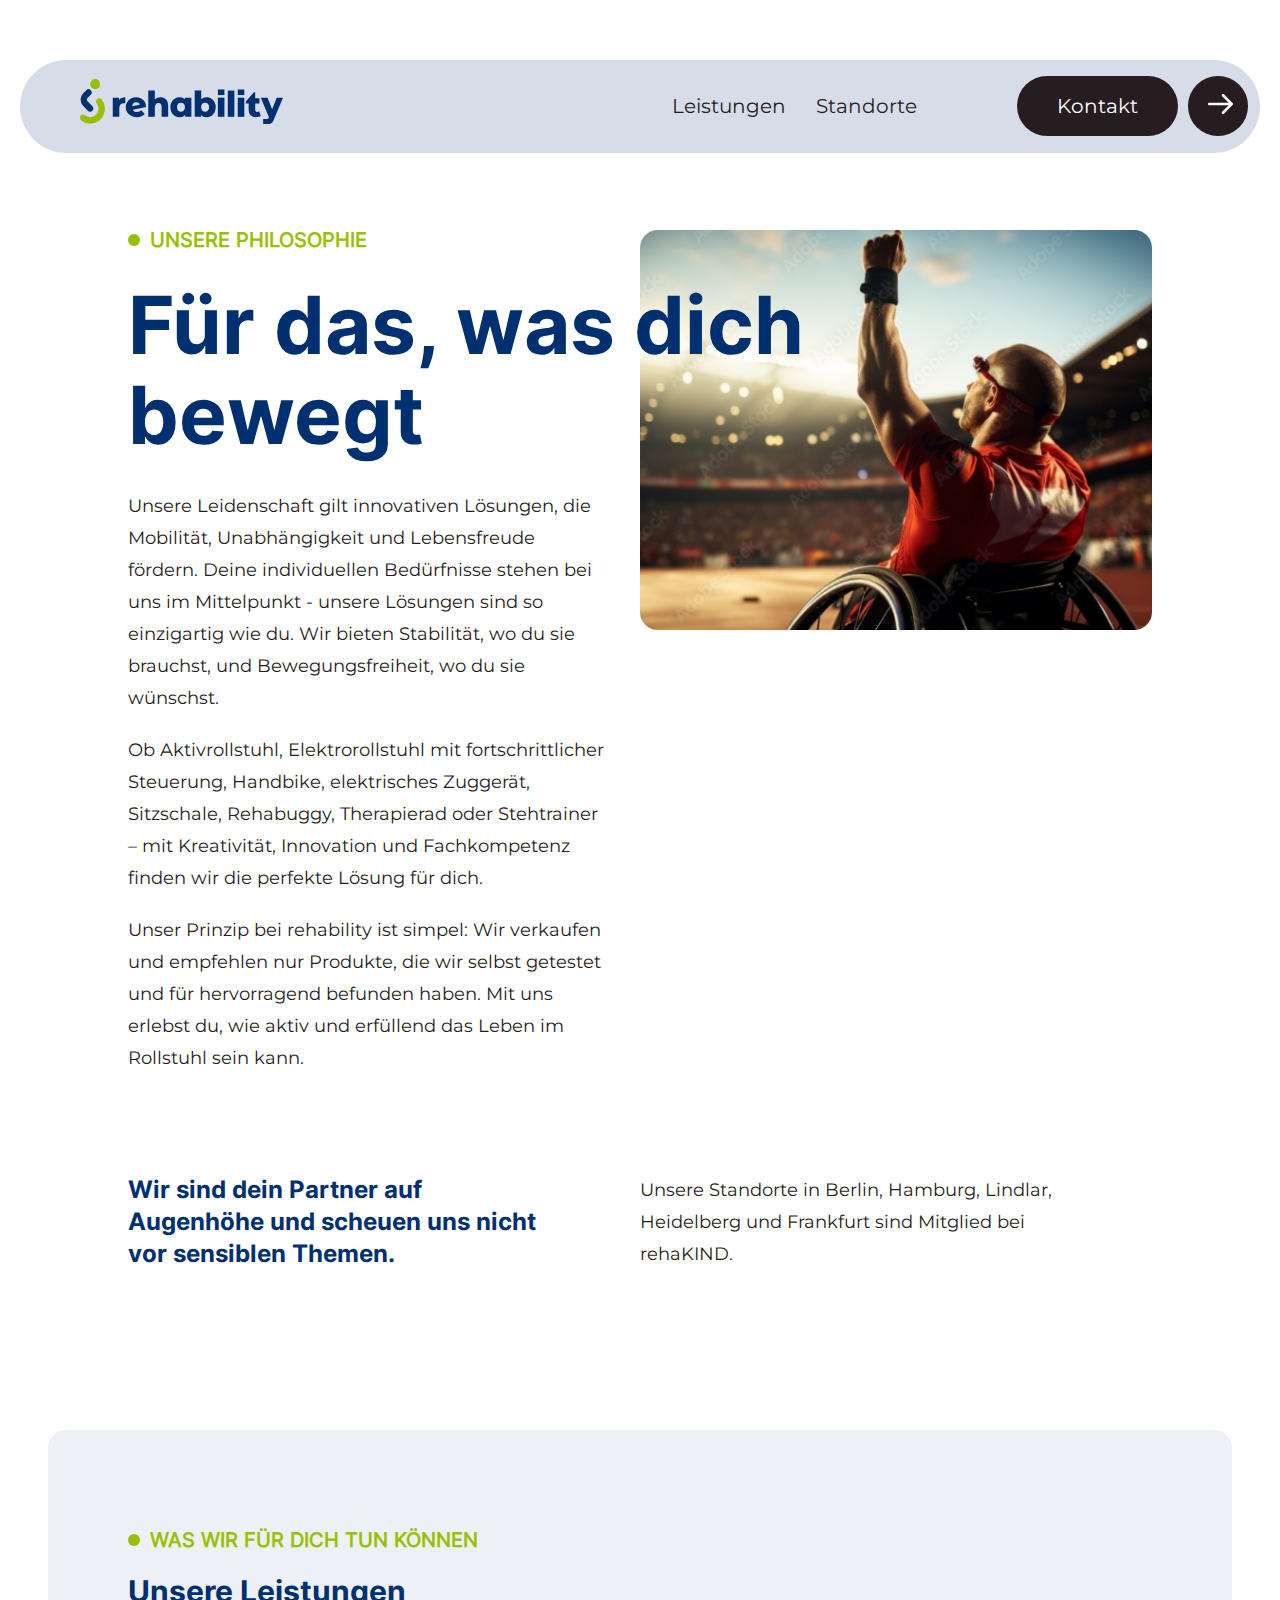
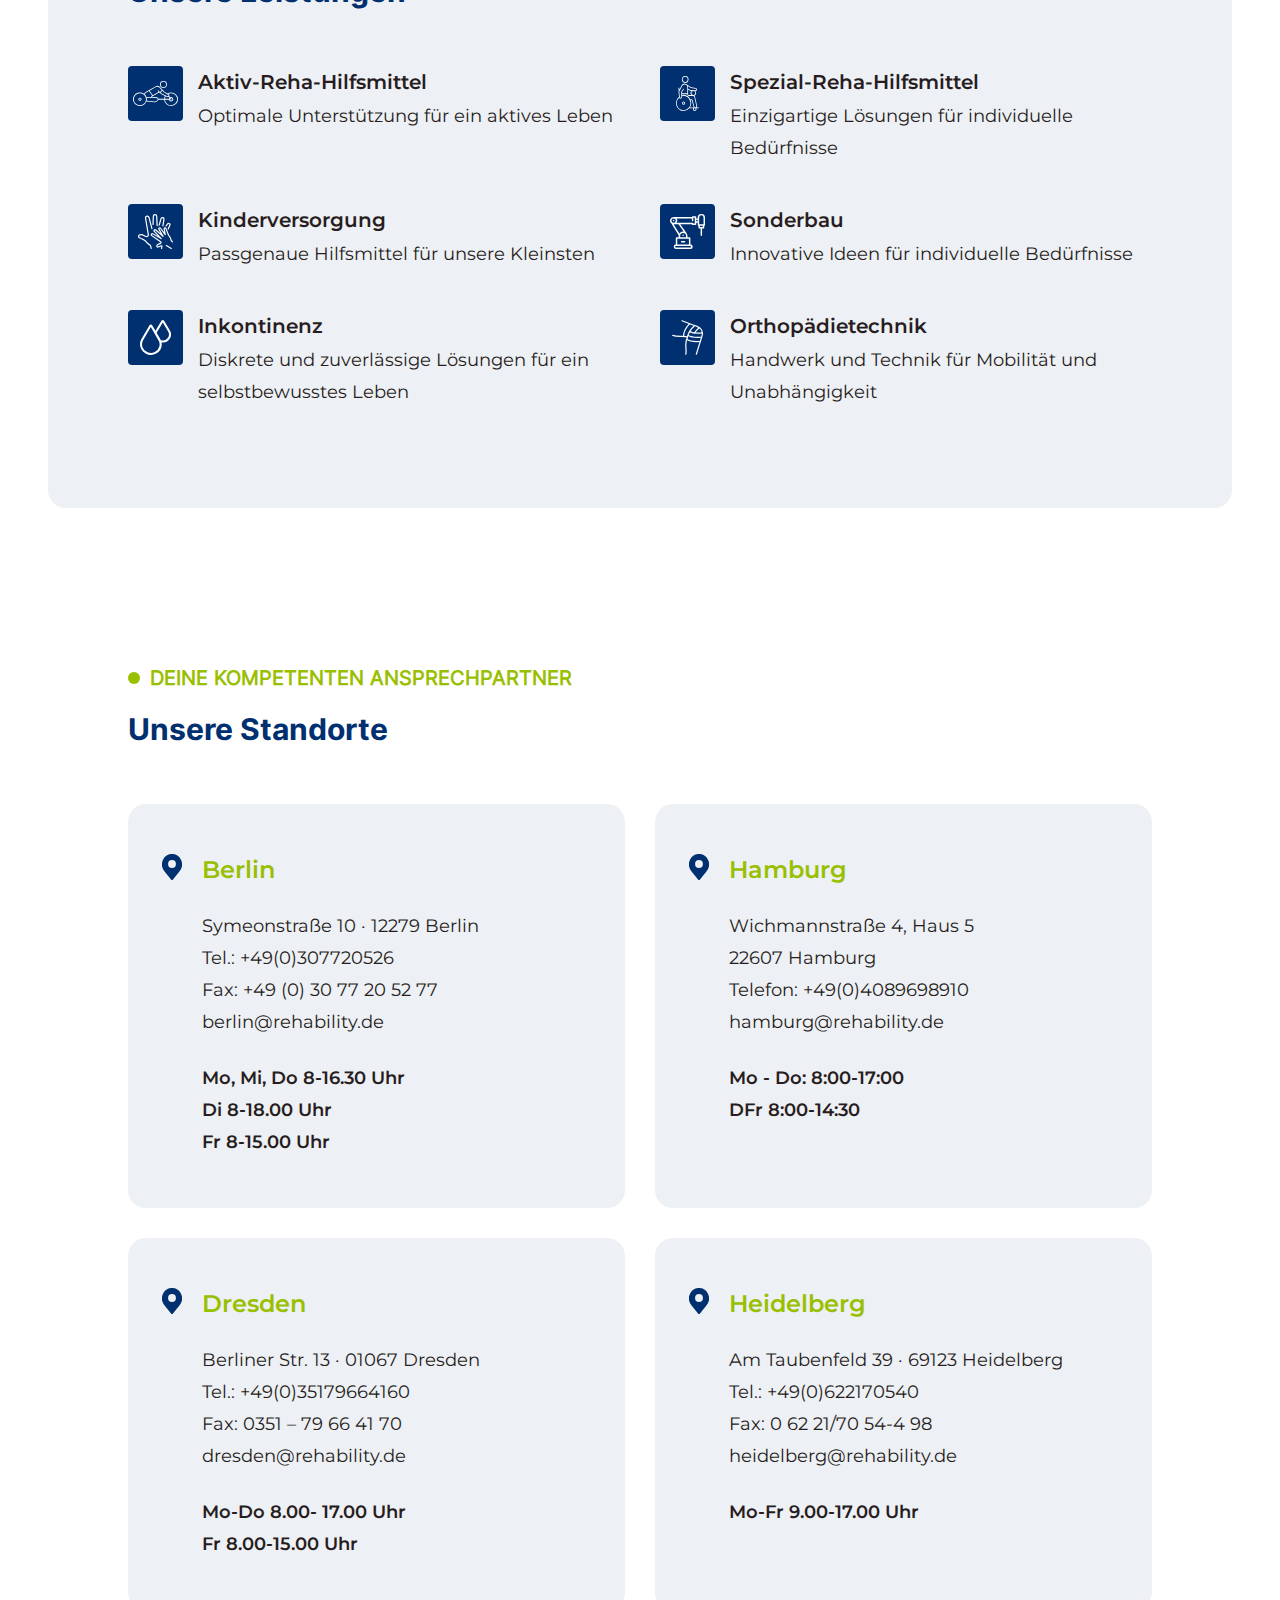
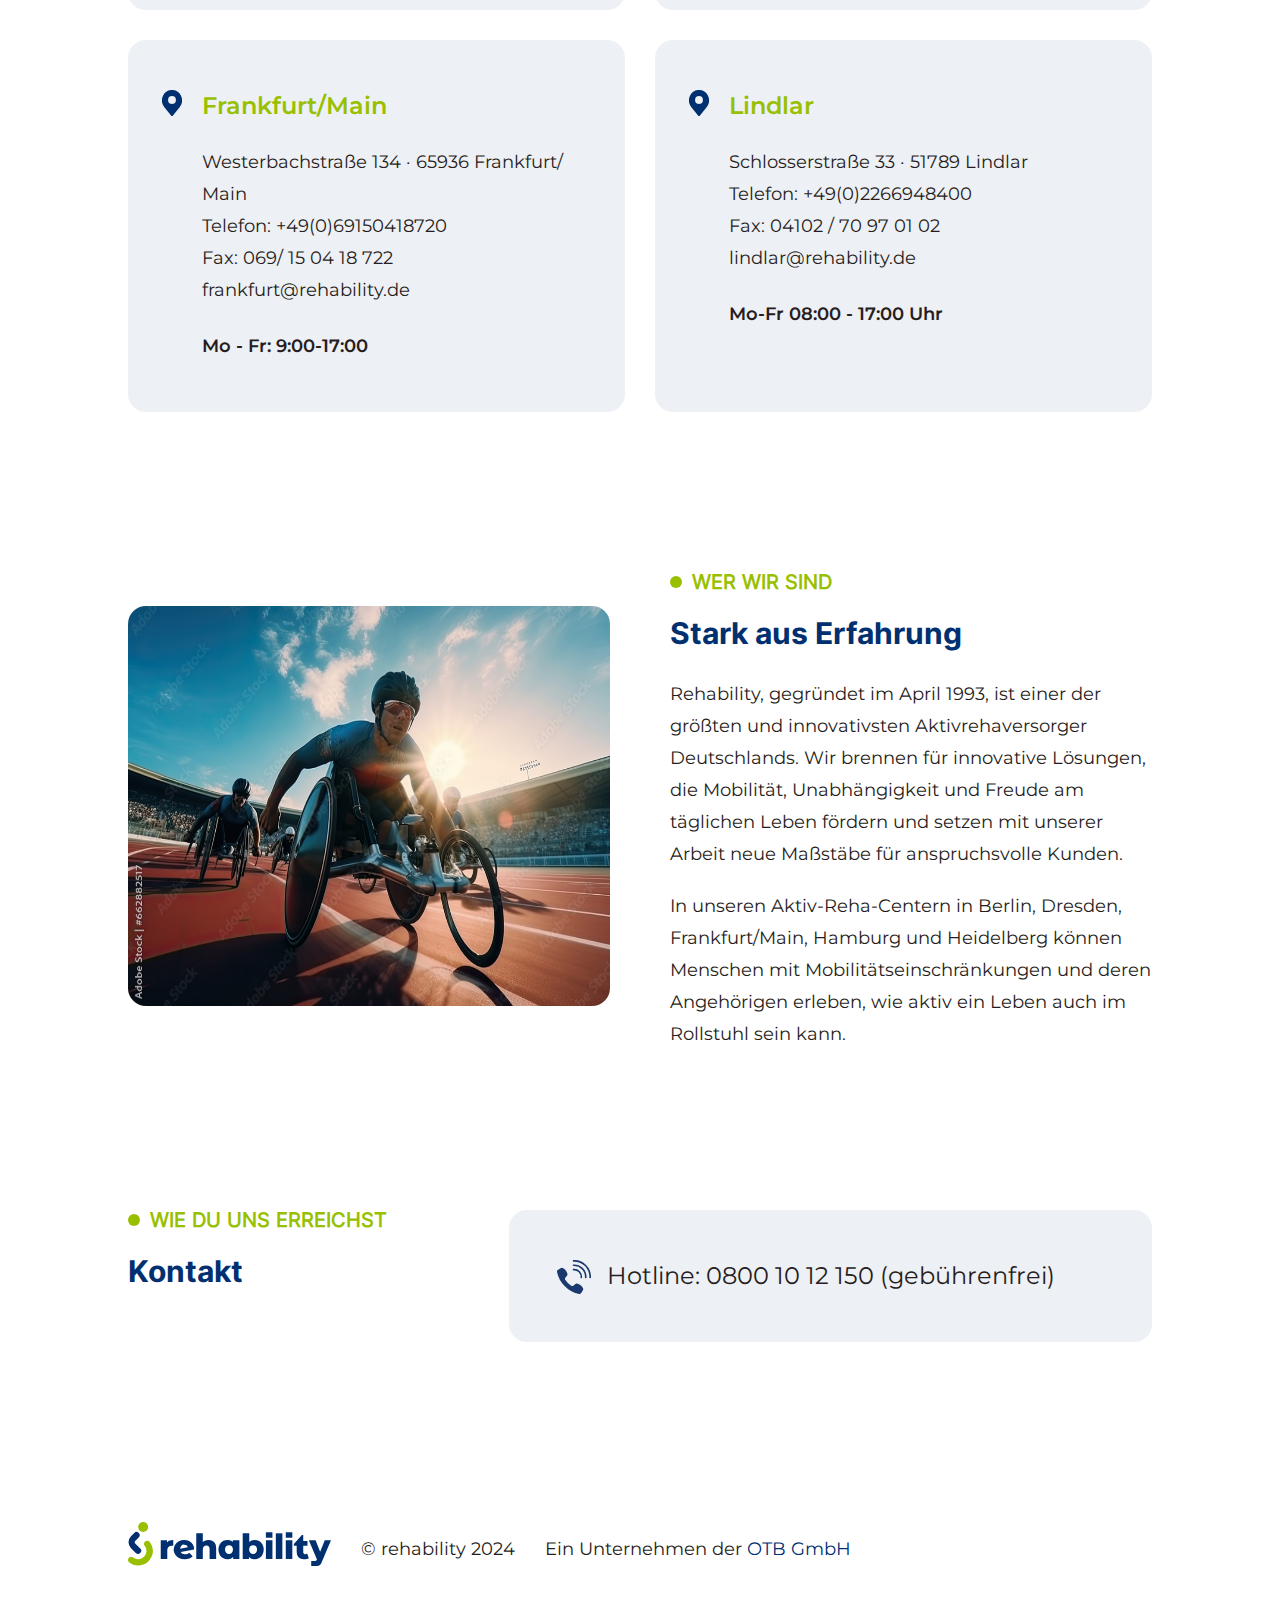
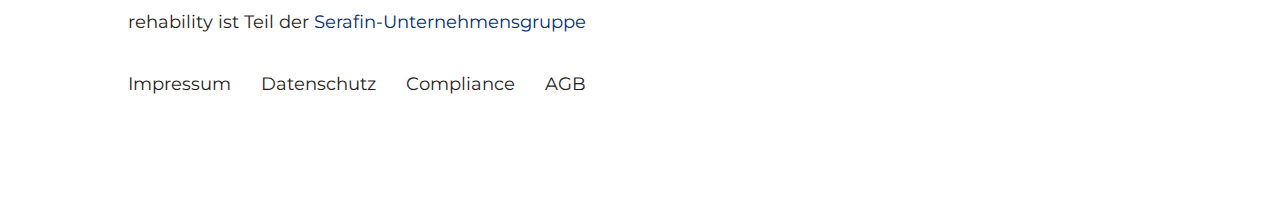
<file: index.html>
<!DOCTYPE html>
<html lang="en">
<head>
    <meta charset="UTF-8">
    <meta name="viewport" content="width=device-width, initial-scale=1.0">
    <link rel="stylesheet" href="sass/main.css">
    <title>rehability</title>
    <link rel="icon" type="image/x-icon" href="assets/img/fav_rehability.png">
</head>
<body>
    <header>
        <nav class="nav">
            <div class="nav__content">
                <div class="nav__content__left">
                    <a href="/index.html"><img src="assets/img/rehability_logo.svg" alt=""></a>
                </div>
                <div class="nav__content__right">
                    <ul>
                        <li><a href="#leistungen">Leistungen</a></li>
                        <li><a href="#standorte">Standorte</a></li>
                        <li><a href="#kontakt" class="cta">Kontakt</a></li>
                    </ul>
                </div>
            </div>
        </nav>
    </header>

    <main>
        <section class="img_text_big">
            <div class="img_text_big__content">
                <div class="columns">
                    <div class="columns__left">
                        <h3>Unsere Philosophie</h3>
                        <h1>Für das, was dich bewegt</h1>
                        <div class="columns__left__paragraphs">
                            <p>Unsere Leidenschaft gilt innovativen Lösungen, die Mobilität, Unabhängigkeit und Lebensfreude fördern. Deine individuellen Bedürfnisse stehen bei uns im Mittelpunkt - unsere Lösungen sind so einzigartig wie du. Wir bieten Stabilität, wo du sie brauchst, und Bewegungsfreiheit, wo du sie wünschst.</p>
                            <p>Ob Aktivrollstuhl, Elektrorollstuhl mit fortschrittlicher Steuerung, Handbike, elektrisches Zuggerät, Sitzschale, Rehabuggy, Therapierad oder Stehtrainer – mit Kreativität, Innovation und Fachkompetenz finden wir die perfekte Lösung für dich.</p>
                            <p>Unser Prinzip bei rehability ist simpel: Wir verkaufen und empfehlen nur Produkte, die wir selbst getestet und für hervorragend befunden haben. Mit uns erlebst du, wie aktiv und erfüllend das Leben im Rollstuhl sein kann.</p>
                        </div>
                    </div>
                    <div class="columns__right">
                        <img src="assets/img/reha_hero.png" alt="">
                    </div>
                </div>
                <div class="bottom">
                    <p class="left">Wir sind dein Partner auf Augenhöhe und scheuen uns nicht vor sensiblen Themen.</p>
                    <p class="right">Unsere Standorte in Berlin, Hamburg, Lindlar, Heidelberg und Frankfurt sind Mitglied bei rehaKIND.</p>
                </div>
            </div>
        </section>

        <section class="icons_list" id="leistungen">
            <div class="icons_list__content">
                <div class="headline">
                    <h3>Was wir für dich tun können</h3>
                    <h2>Unsere Leistungen</h2>
                </div>
                <div class="icons">
                    <div class="icons__item">
                        <div class="left">
                            <img src="assets/img/aktiv.svg" alt="">
                        </div>
                        <div class="right">
                            <p>Aktiv-Reha-Hilfsmittel</p>
                            <p>Optimale Unterstützung für ein aktives Leben</p>
                        </div>
                    </div>
                    <div class="icons__item">
                        <div class="left">
                            <img src="assets/img/spezial.svg" alt="">
                        </div>
                        <div class="right">
                            <p>Spezial-Reha-Hilfsmittel</p>
                            <p>Einzigartige Lösungen für individuelle Bedürfnisse</p>
                        </div>
                    </div>
                    <div class="icons__item">
                        <div class="left">
                            <img src="assets/img/kinder.svg" alt="">
                        </div>
                        <div class="right">
                            <p>Kinderversorgung</p>
                            <p>Passgenaue Hilfsmittel für unsere Kleinsten</p>
                        </div>
                    </div>
                    <div class="icons__item">
                        <div class="left">
                            <img src="assets/img/sonder.svg" alt="">
                        </div>
                        <div class="right">
                            <p>Sonderbau</p>
                            <p>Innovative Ideen für individuelle Bedürfnisse</p>
                        </div>
                    </div>
                    <div class="icons__item">
                        <div class="left">
                            <img src="assets/img/inkontinenz.svg" alt="">
                        </div>
                        <div class="right">
                            <p>Inkontinenz</p>
                            <p>Diskrete und zuverlässige Lösungen für ein selbstbewusstes Leben</p>
                        </div>
                    </div>
                    <div class="icons__item">
                        <div class="left">
                            <img src="assets/img/ortho.svg" alt="">
                        </div>
                        <div class="right">
                            <p>Orthopädietechnik</p>
                            <p>Handwerk und Technik für Mobilität und Unabhängigkeit</p>
                        </div>
                    </div>
                </div>
            </div>
        </section>

        <section class="pin_cards" id="standorte">
            <div class="pin_cards__content">
                <div class="headline">
                    <h3>Deine kompetenten Ansprechpartner</h3>
                    <h2>Unsere Standorte</h2>
                </div>
                <div class="cards">
                    <div class="cards__item">
                        <h4>Berlin</h4>
                        <ul class="regular">
                            <li>Symeonstraße 10 · 12279 Berlin</li>
                            <li><a href="tel:+49(0)307720526">Tel.: +49(0)307720526</a></li>
                            <li>Fax: +49 (0) 30 77 20 52 77</li>
                            <li><a href="mailto:berlin@rehability.de">berlin@rehability.de</a></li>
                        </ul>
                        <ul class="bold">
                            <li>Mo, Mi, Do 8-16.30 Uhr</li>
                            <li>Di 8-18.00 Uhr</li>
                            <li>Fr 8-15.00 Uhr</li>
                        </ul>
                    </div>
                    <div class="cards__item">
                        <h4>Hamburg</h4>
                        <ul class="regular">
                            <li>Wichmannstraße 4, Haus 5</li>
                            <li>22607 Hamburg</li>
                            <li><a href="tel:+49(0)4089698910">Telefon: +49(0)4089698910</a></li>
                            <li><a href="mailto:hamburg@rehability.de">hamburg@rehability.de</a></li>
                        </ul>
                        <ul class="bold">
                            <li>Mo - Do: 8:00-17:00</li>
                            <li>DFr 8:00-14:30</li>
                        </ul>
                    </div>
                    <div class="cards__item">
                        <h4>Dresden</h4>
                        <ul class="regular">
                            <li>Berliner Str. 13 · 01067 Dresden</li>
                            <li><a href="tel:+49(0)35179664160">Tel.: +49(0)35179664160</a></li>
                            <li>Fax: 0351 – 79 66 41 70</li>
                            <li><a href="mailto:dresden@rehability.de">dresden@rehability.de</a></li>
                        </ul>
                        <ul class="bold">
                            <li>Mo-Do 8.00- 17.00 Uhr</li>
                            <li>Fr 8.00-15.00 Uhr</li>
                        </ul>
                    </div>
                    <div class="cards__item">
                        <h4>Heidelberg</h4>
                        <ul class="regular">
                            <li>Am Taubenfeld 39 · 69123 Heidelberg</li>
                            <li><a href="tel:+49(0)622170540">Tel.: +49(0)622170540</a></li>
                            <li>Fax: 0 62 21/70 54-4 98</li>
                            <li><a href="mailto:heidelberg@rehability.de">heidelberg@rehability.de</a></li>
                        </ul>
                        <ul class="bold">
                            <li>Mo-Fr 9.00-17.00 Uhr</li>
                        </ul>
                    </div>
                    <div class="cards__item">
                        <h4>Frankfurt/Main</h4>
                        <ul class="regular">
                            <li>Westerbachstraße 134 · 65936 Frankfurt/ Main</li>
                            <li><a href="tel:+49(0)69150418720">Telefon: +49(0)69150418720</a></li>
                            <li>Fax: 069/ 15 04 18 722</li>
                            <li><a href="mailto:frankfurt@rehability.de">frankfurt@rehability.de</a></li>
                        </ul>
                        <ul class="bold">
                            <li>Mo - Fr: 9:00-17:00</li>
                        </ul>
                    </div>
                    <div class="cards__item">
                        <h4>Lindlar</h4>
                        <ul class="regular">
                            <li>Schlosserstraße 33 · 51789 Lindlar</li>
                            <li><a href="tel:+49(0)2266948400">Telefon: +49(0)2266948400</a></li>
                            <li>Fax: 04102 / 70 97 01 02</li>
                            <li><a href="mailto:lindlar@rehability.de">lindlar@rehability.de</a></li>
                        </ul>
                        <ul class="bold">
                            <li>Mo-Fr 08:00 - 17:00 Uhr</li>
                        </ul>
                    </div>
                </div>
            </div>
        </section>

        <section class="img_text_small">
            <div class="img_text_small__content">
                <div class="left">
                    <img src="assets/img/reha_II.png" alt="">
                </div>
                <div class="right">
                    <div class="headline">
                        <h3>Wer wir sind</h3>
                        <h2>Stark aus Erfahrung</h2>
                    </div>
                    <div class="paragraphs">
                        <p>Rehability, gegründet im April 1993, ist einer der größten und innovativsten Aktivrehaversorger Deutschlands. Wir brennen für innovative Lösungen, die Mobilität, Unabhängigkeit und Freude am täglichen Leben fördern und setzen mit unserer Arbeit neue Maßstäbe für anspruchsvolle Kunden. </p>
                        <p>In unseren Aktiv-Reha-Centern in Berlin, Dresden, Frankfurt/Main, Hamburg und Heidelberg können Menschen mit Mobilitätseinschränkungen und deren Angehörigen erleben, wie aktiv ein Leben auch im Rollstuhl sein kann. </p>
                    </div>
                </div>
            </div>
        </section>

        <section class="phone" id="kontakt">
            <div class="phone__content">
                <div class="headline">
                    <h3>Wie du uns erreichst</h3>
                    <h2>Kontakt</h2>
                </div>
                <div class="right">
                    <a href="tel:0800 10 12 150">Hotline: 0800 10 12 150 (gebührenfrei)</a>
                </div>
            </div>
        </section>
    </main>

    <footer class="footer">
        <div class="footer__content">
            <div class="left">
                <a href="index.html"><img src="assets/img/rehability_logo.svg" alt=""></a>
                <p>© rehability 2024</p>
                <p>Ein Unternehmen der <a href="https://www.otb.info/" target="_blank">OTB GmbH</a></p>
                <p>rehability ist Teil der <a href="https://www.serafin-gruppe.de/" target="_blank">Serafin-Unternehmensgruppe</a></p>
            </div>
            <div class="right">
                <ul>
                    <li><a href="impressum.html">Impressum</a></li>
                    <li><a href="datenschutz.html">Datenschutz</a></li>
                    <li><a href="compliance.html">Compliance</a></li>
                    <li><a href="agb.html">AGB</a></li>
                </ul>
            </div>
        </div>
    </footer>
</body>
</html>
</file>
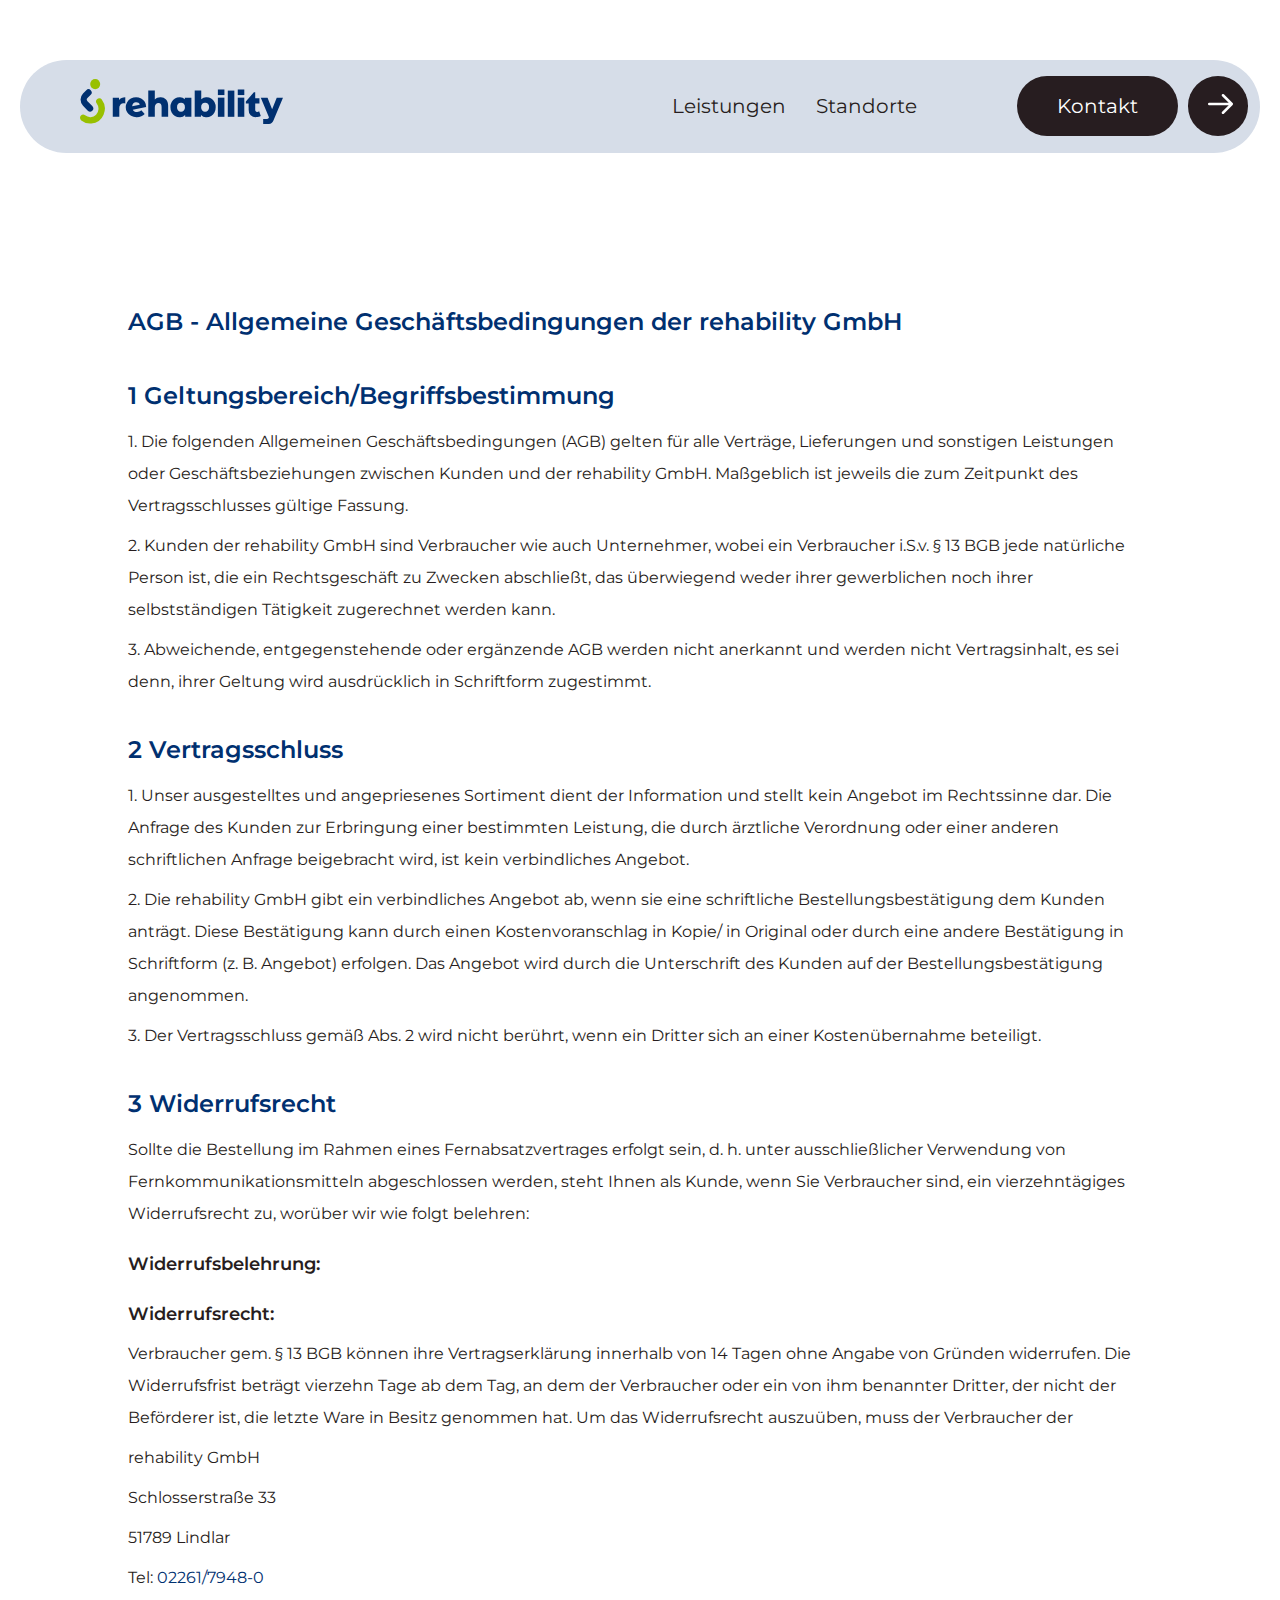
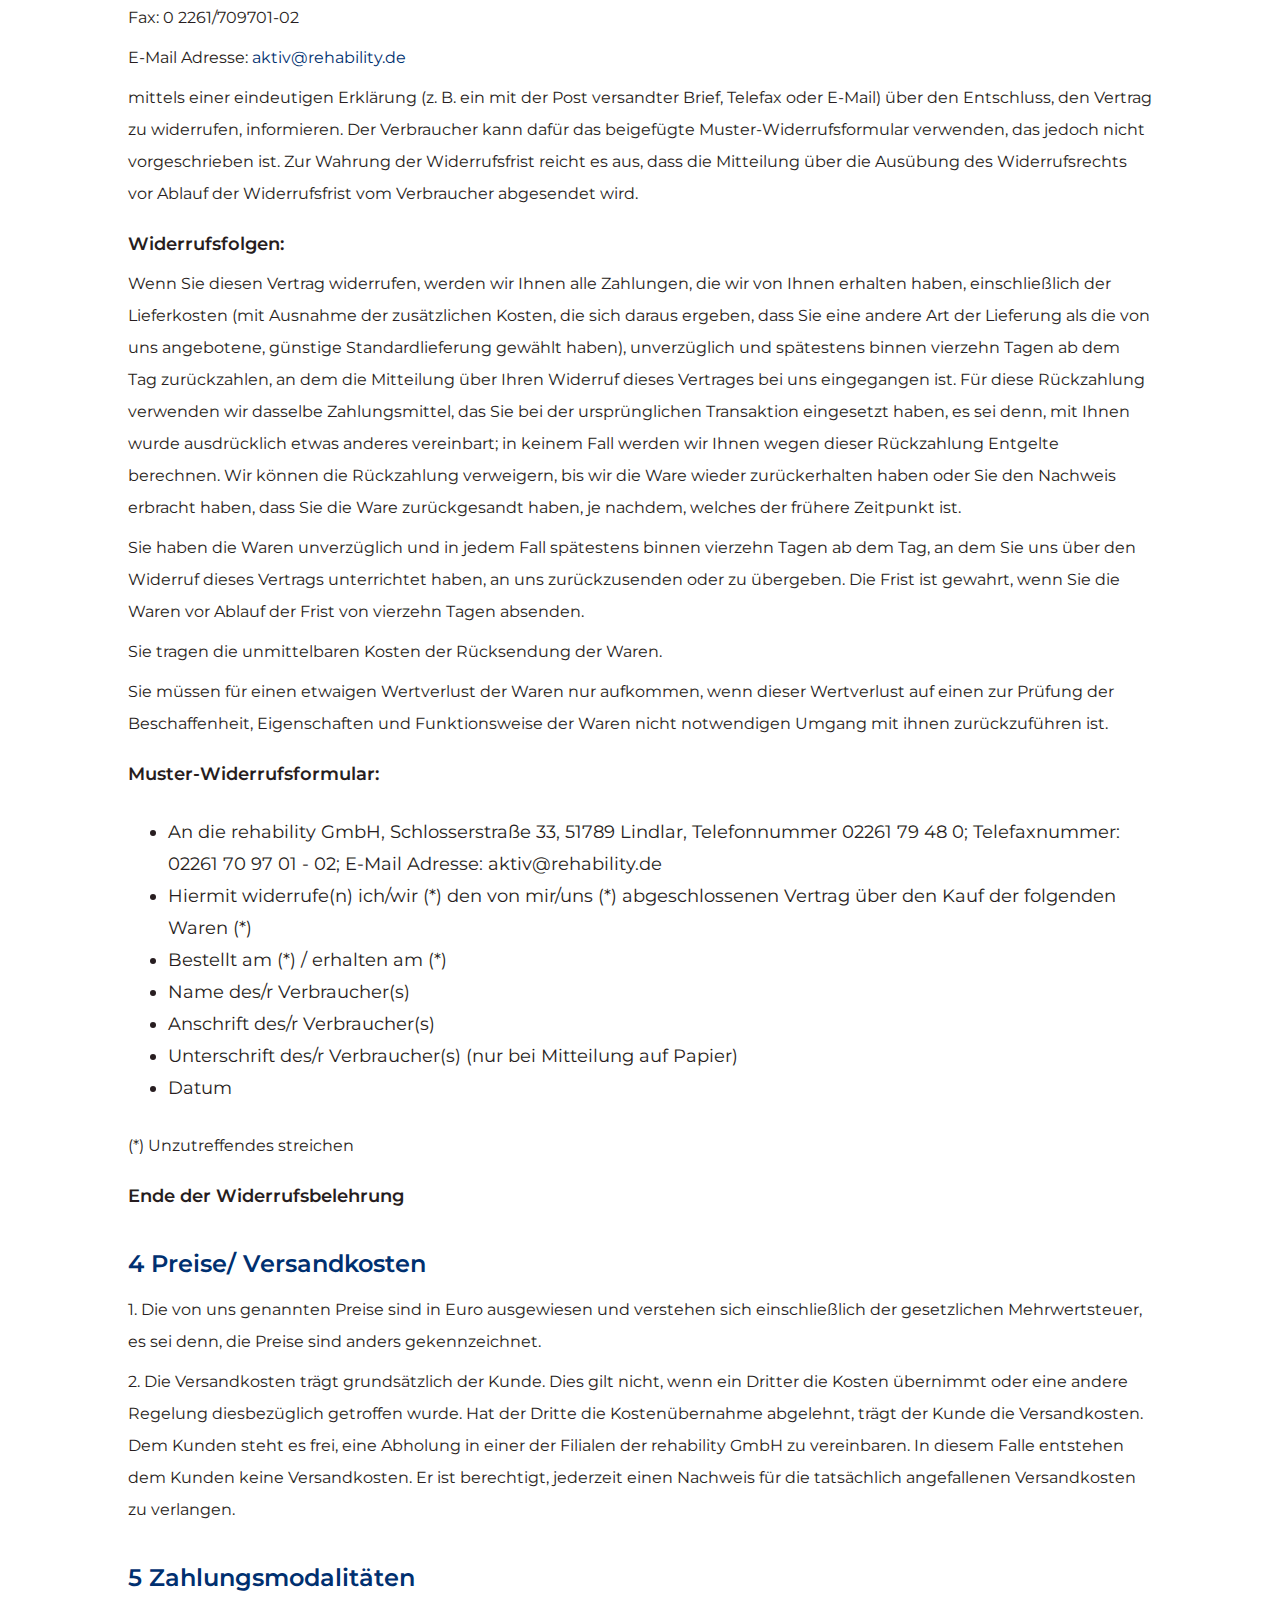
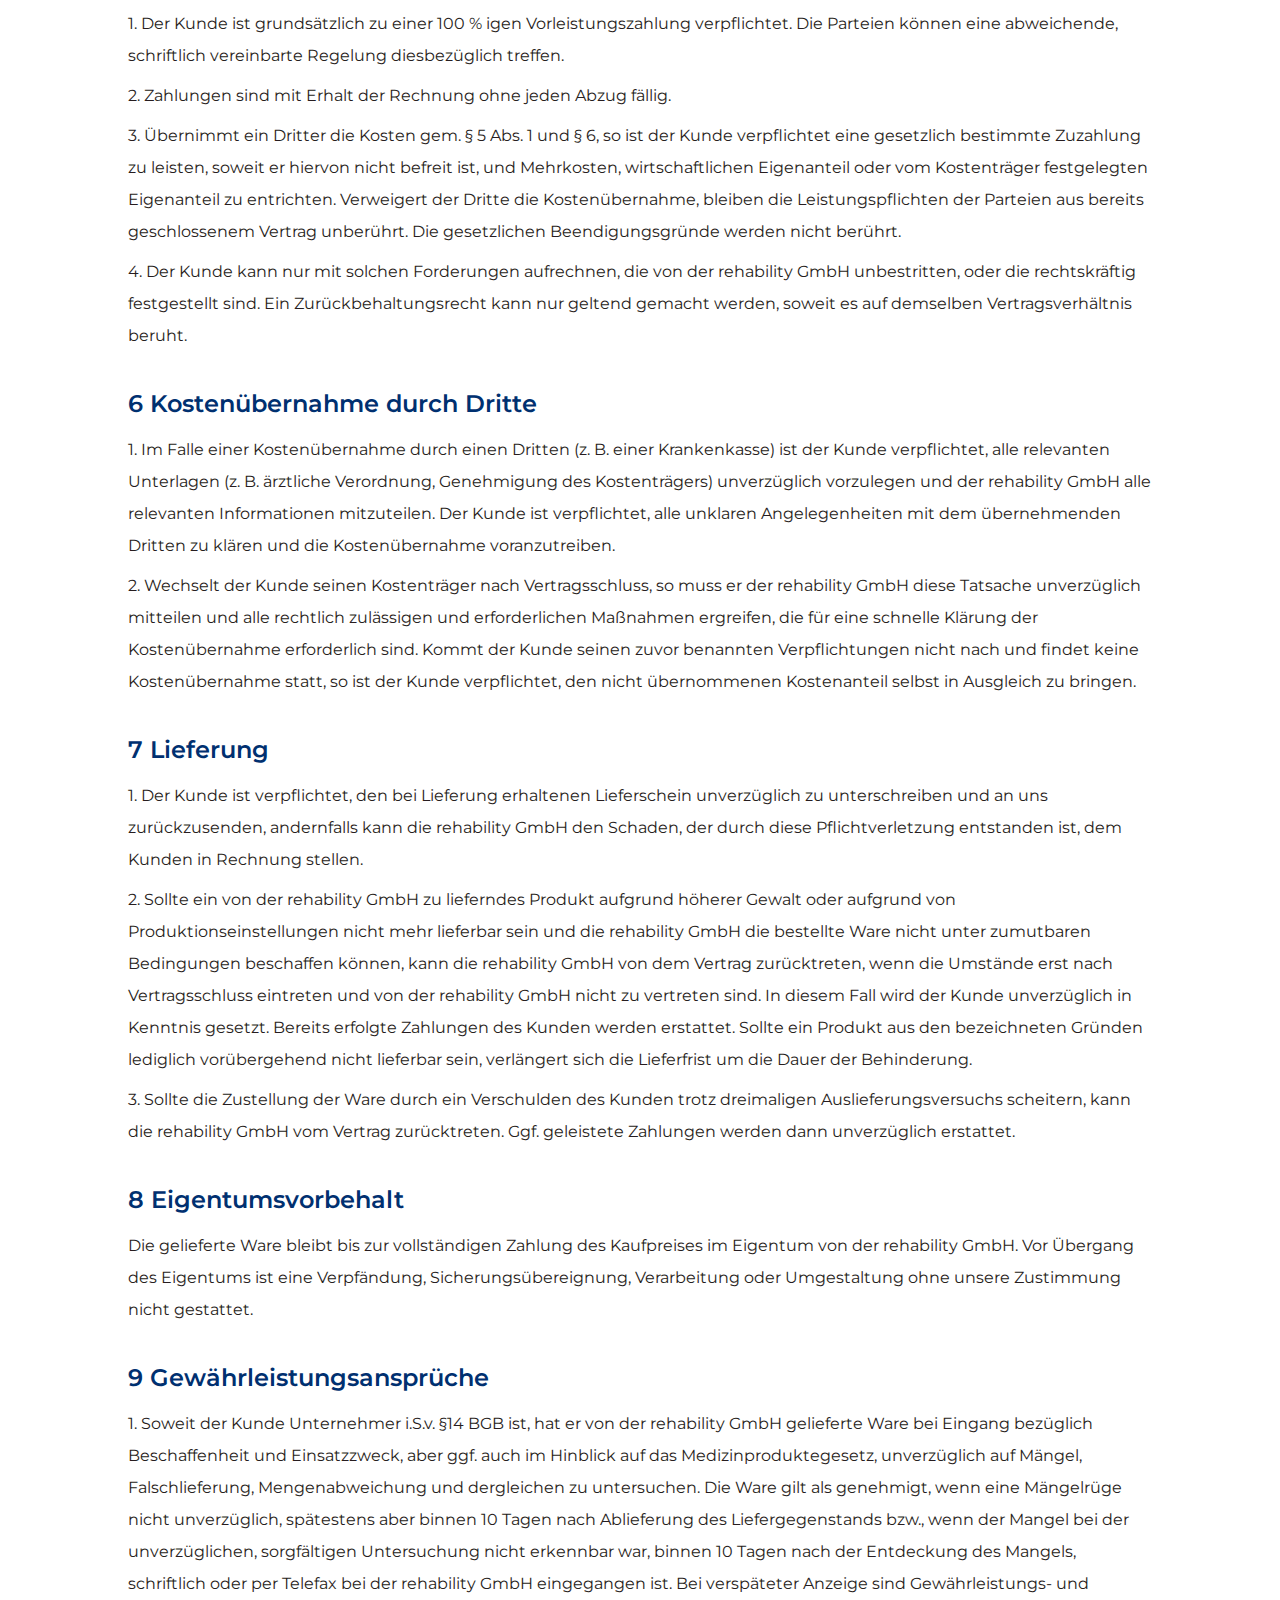
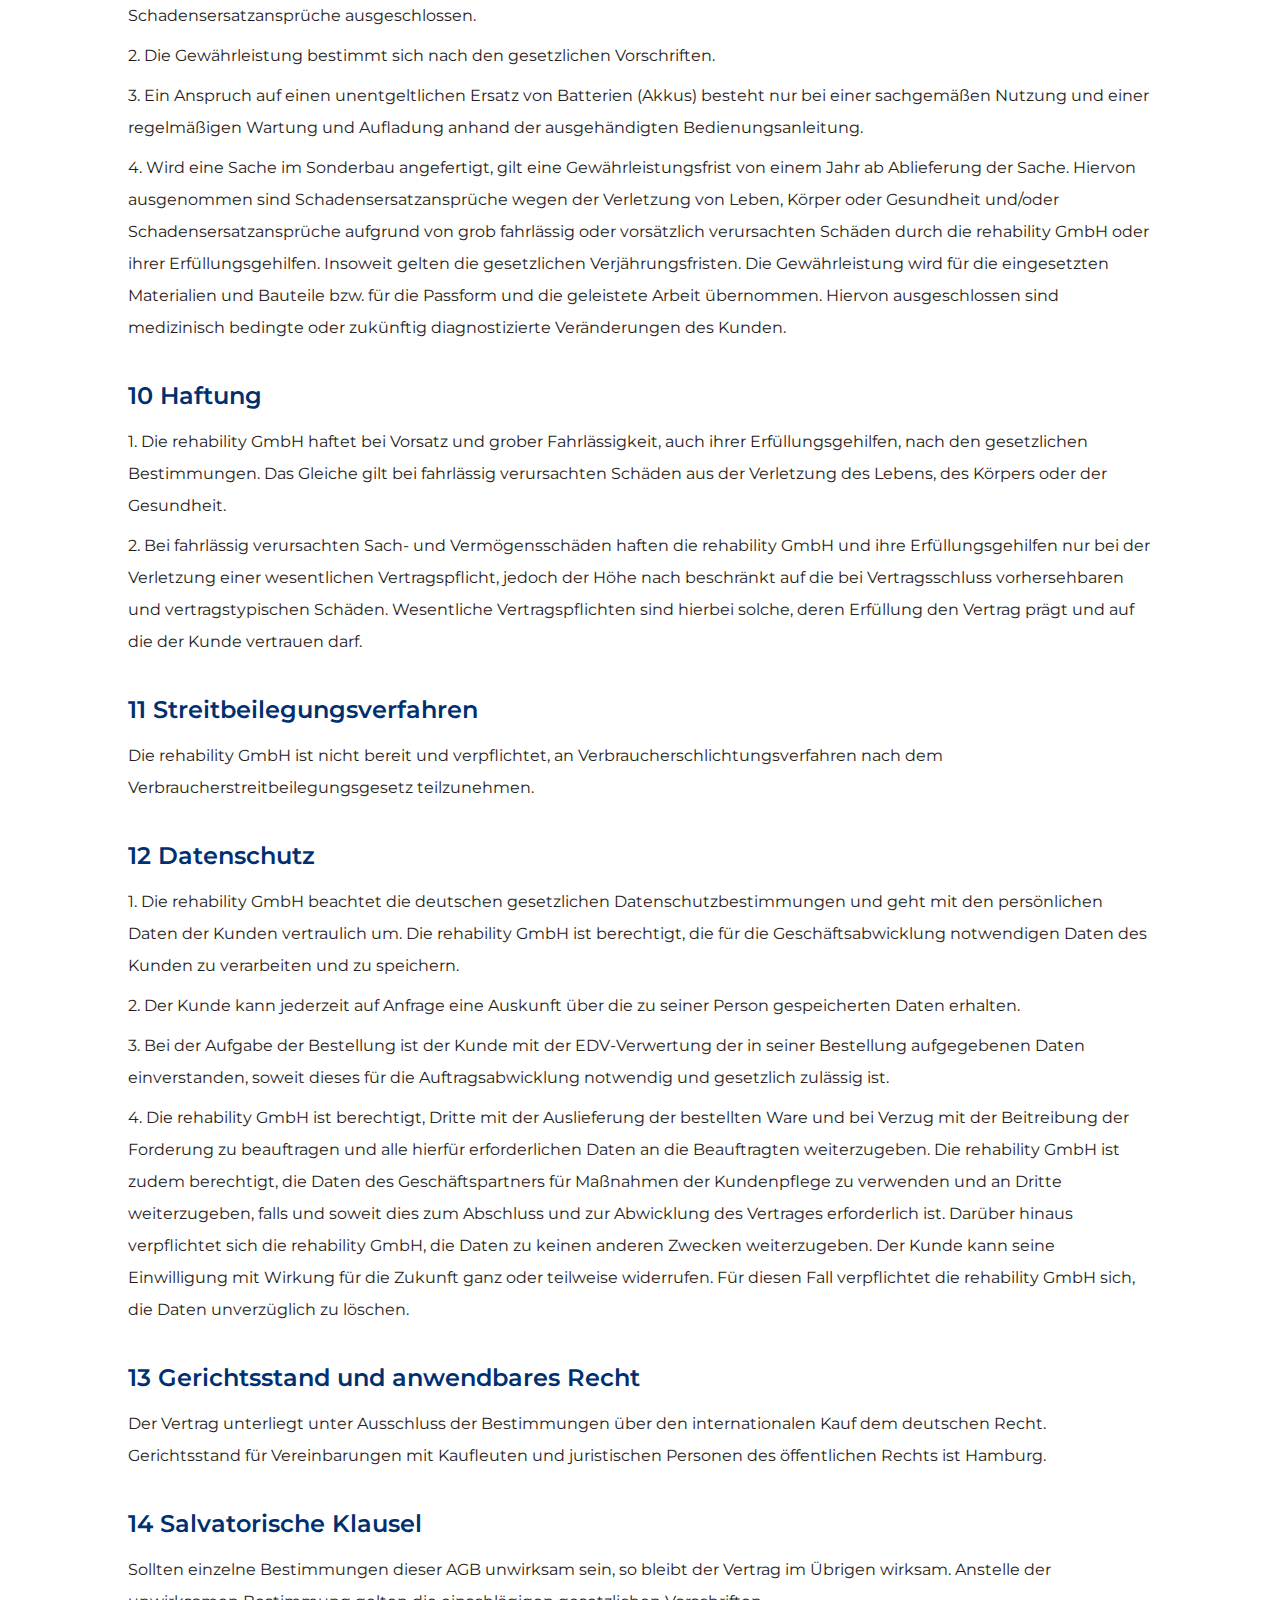
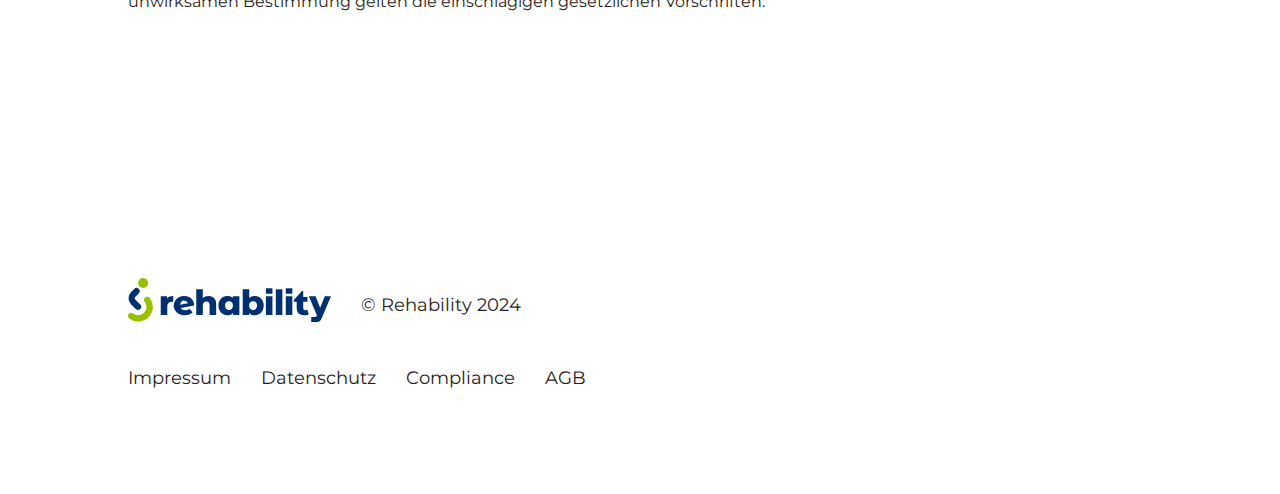
<file: agb.html>
<!DOCTYPE html>
<html lang="en">
<head>
    <meta charset="UTF-8">
    <meta name="viewport" content="width=device-width, initial-scale=1.0">
    <link rel="stylesheet" href="sass/main.css">
    <title>rehability - AGB</title>
    <link rel="icon" type="image/x-icon" href="assets/img/fav_rehability.png">
</head>
<body>
    <header>
        <nav class="nav">
            <div class="nav__content">
                <div class="nav__content__left">
                    <a href="/index.html"><img src="assets/img/rehability_logo.svg" alt=""></a>
                </div>
                <div class="nav__content__right">
                    <ul>
                        <li><a href="#leistungen">Leistungen</a></li>
                        <li><a href="#standorte">Standorte</a></li>
                        <li><a href="#kontakt" class="cta">Kontakt</a></li>
                    </ul>
                </div>
            </div>
        </nav>
    </header>

    <main>
        <section class="block_text">
            <div class="block_text__container">
                <div class="item">
                    <h2>AGB - Allgemeine Geschäftsbedingungen der rehability GmbH</h2>
                </div>
                <div class="item">
                    <h2>1 Geltungsbereich/Begriffsbestimmung</h2>
                    <p>1. Die folgenden Allgemeinen Geschäftsbedingungen (AGB) gelten für alle Verträge, Lieferungen und sonstigen Leistungen oder Geschäftsbeziehungen zwischen Kunden und der rehability GmbH. Maßgeblich ist jeweils die zum Zeitpunkt des Vertragsschlusses gültige Fassung.</p>
                    <p>2. Kunden der rehability GmbH sind Verbraucher wie auch Unternehmer, wobei ein Verbraucher i.S.v. § 13 BGB jede natürliche Person ist, die ein Rechtsgeschäft zu Zwecken abschließt, das überwiegend weder ihrer gewerblichen noch ihrer selbstständigen Tätigkeit zugerechnet werden kann. </p>
                    <p>3. Abweichende, entgegenstehende oder ergänzende AGB werden nicht anerkannt und werden nicht Vertragsinhalt, es sei denn, ihrer Geltung wird ausdrücklich in Schriftform zugestimmt. </p>
                </div>
                <div class="item">
                    <h2>2 Vertragsschluss</h2>
                    <p>1. Unser ausgestelltes und angepriesenes Sortiment dient der Information und stellt kein Angebot im Rechtssinne dar. Die Anfrage des Kunden zur Erbringung einer bestimmten Leistung, die durch ärztliche Verordnung oder einer anderen schriftlichen Anfrage beigebracht wird, ist kein verbindliches Angebot.</p>
                    <p>2. Die rehability GmbH gibt ein verbindliches Angebot ab, wenn sie eine schriftliche Bestellungsbestätigung dem Kunden anträgt. Diese Bestätigung kann durch einen Kostenvoranschlag in Kopie/ in Original oder durch eine andere Bestätigung in Schriftform (z. B. Angebot) erfolgen. Das Angebot wird durch die Unterschrift des Kunden auf der Bestellungsbestätigung angenommen.</p>
                    <p>3. Der Vertragsschluss gemäß Abs. 2 wird nicht berührt, wenn ein Dritter sich an einer Kostenübernahme beteiligt.</p>
                </div>
                <div class="item">
                    <h2>3 Widerrufsrecht</h2>
                    <p>Sollte die Bestellung im Rahmen eines Fernabsatzvertrages erfolgt sein, d. h. unter ausschließlicher Verwendung von Fernkommunikationsmitteln abgeschlossen werden, steht Ihnen als Kunde, wenn Sie Verbraucher sind, ein vierzehntägiges Widerrufsrecht zu, worüber wir wie folgt belehren:</p>
                    <h4>Widerrufsbelehrung:</h4>
                    <h4>Widerrufsrecht:</h4>
                    <p>Verbraucher gem. § 13 BGB können ihre Vertragserklärung innerhalb von 14 Tagen ohne Angabe von Gründen widerrufen.
                        Die Widerrufsfrist beträgt vierzehn Tage ab dem Tag, an dem der Verbraucher oder ein von ihm benannter Dritter, der nicht der Beförderer ist, die letzte Ware in Besitz genommen hat.
                        Um das Widerrufsrecht auszuüben, muss der Verbraucher der
                    </p>
                    <p>rehability GmbH</p>
                    <p>Schlosserstraße 33</p>
                    <p>51789 Lindlar</p>
                    <p>Tel: <a href="tel:02261/7948-0">02261/7948-0</a></p>
                    <p>Fax: 0 2261/709701-02</p>
                    <p>E-Mail Adresse: <a href="mailto:aktiv@rehability.de">aktiv@rehability.de</a></p>
                    <p>mittels einer eindeutigen Erklärung (z. B. ein mit der Post versandter Brief, Telefax oder E-Mail) über den Entschluss, den Vertrag zu widerrufen, informieren. Der Verbraucher kann dafür das beigefügte Muster-Widerrufsformular verwenden, das jedoch nicht vorgeschrieben ist. 
                        Zur Wahrung der Widerrufsfrist reicht es aus, dass die Mitteilung über die Ausübung des Widerrufsrechts vor Ablauf der Widerrufsfrist vom Verbraucher abgesendet wird.
                    </p>
                    <h4>Widerrufsfolgen:</h4>
                    <p>Wenn Sie diesen Vertrag widerrufen, werden wir Ihnen alle Zahlungen, die wir von Ihnen erhalten haben, einschließlich der Lieferkosten (mit Ausnahme der zusätzlichen Kosten, die sich daraus ergeben, dass Sie eine andere Art der Lieferung als die von uns angebotene, günstige Standardlieferung gewählt haben), unverzüglich und spätestens binnen vierzehn Tagen ab dem Tag zurückzahlen, an dem die Mitteilung über Ihren Widerruf dieses Vertrages bei uns eingegangen ist. Für diese Rückzahlung verwenden wir dasselbe Zahlungsmittel, das Sie bei der ursprünglichen Transaktion eingesetzt haben, es sei denn, mit Ihnen wurde ausdrücklich etwas anderes vereinbart; in keinem Fall werden wir Ihnen wegen dieser Rückzahlung Entgelte berechnen. Wir können die Rückzahlung verweigern, bis wir die Ware wieder zurückerhalten haben oder Sie den Nachweis erbracht haben, dass Sie die Ware zurückgesandt haben, je nachdem, welches der frühere Zeitpunkt ist.</p>
                    <p>Sie haben die Waren unverzüglich und in jedem Fall spätestens binnen vierzehn Tagen ab dem Tag, an dem Sie uns über den Widerruf dieses Vertrags unterrichtet haben, an uns zurückzusenden oder zu übergeben. Die Frist ist gewahrt, wenn Sie die Waren vor Ablauf der Frist von vierzehn Tagen absenden.</p>
                    <p>Sie tragen die unmittelbaren Kosten der Rücksendung der Waren.</p>
                    <p>Sie müssen für einen etwaigen Wertverlust der Waren nur aufkommen, wenn dieser Wertverlust auf einen zur Prüfung der Beschaffenheit, Eigenschaften und Funktionsweise der Waren nicht notwendigen Umgang mit ihnen zurückzuführen ist.</p>
                    <h4>Muster-Widerrufsformular:</h4>
                    <ul>
                        <li>An die rehability GmbH, Schlosserstraße 33, 51789 Lindlar, Telefonnummer 02261 79 48 0; Telefaxnummer: 02261 70 97 01 - 02; E-Mail Adresse: aktiv@rehability.de</li>
                        <li>Hiermit widerrufe(n) ich/wir (*) den von mir/uns (*) abgeschlossenen Vertrag über den Kauf der folgenden Waren (*)</li>
                        <li>Bestellt am (*) / erhalten am (*)</li>
                        <li>Name des/r Verbraucher(s)</li>
                        <li>Anschrift des/r Verbraucher(s)</li>
                        <li>Unterschrift des/r Verbraucher(s) (nur bei Mitteilung auf Papier)</li>
                        <li>Datum</li>
                    </ul>
                    <p>(*) Unzutreffendes streichen</p>
                    <h4>Ende der Widerrufsbelehrung</h4>
                </div>
                <div class="item">
                    <h2>4 Preise/ Versandkosten</h2>
                    <p>1. Die von uns genannten Preise sind in Euro ausgewiesen und verstehen sich einschließlich der gesetzlichen Mehrwertsteuer, es sei denn, die Preise sind anders gekennzeichnet.</p>
                    <p>2. Die Versandkosten trägt grundsätzlich der Kunde. Dies gilt nicht, wenn ein Dritter die Kosten übernimmt oder eine andere Regelung diesbezüglich getroffen wurde. Hat der Dritte die Kostenübernahme abgelehnt, trägt der Kunde die Versandkosten. Dem Kunden steht es frei, eine Abholung in einer der Filialen der rehability GmbH zu vereinbaren. In diesem Falle entstehen dem Kunden keine Versandkosten. Er ist berechtigt, jederzeit einen Nachweis für die tatsächlich angefallenen Versandkosten zu verlangen.</p>
                </div>
                <div class="item">
                    <h2>5 Zahlungsmodalitäten</h2>
                    <p>1. Der Kunde ist grundsätzlich zu einer 100 % igen Vorleistungszahlung verpflichtet. Die Parteien können eine abweichende, schriftlich vereinbarte Regelung diesbezüglich treffen.</p>
                    <p>2. Zahlungen sind mit Erhalt der Rechnung ohne jeden Abzug fällig.</p>
                    <p>3. Übernimmt ein Dritter die Kosten gem. § 5 Abs. 1 und § 6, so ist der Kunde verpflichtet eine gesetzlich bestimmte Zuzahlung zu leisten, soweit er hiervon nicht befreit ist, und Mehrkosten, wirtschaftlichen Eigenanteil oder vom Kostenträger festgelegten Eigenanteil zu entrichten. Verweigert der Dritte die Kostenübernahme, bleiben die Leistungspflichten der Parteien aus bereits geschlossenem Vertrag unberührt. Die gesetzlichen Beendigungsgründe werden nicht berührt.</p>
                    <p>4. Der Kunde kann nur mit solchen Forderungen aufrechnen, die von der rehability GmbH unbestritten, oder die rechtskräftig festgestellt sind. Ein Zurückbehaltungsrecht kann nur geltend gemacht werden, soweit es auf demselben Vertragsverhältnis beruht.</p>
                </div>
                <div class="item">
                    <h2> 6 Kostenübernahme durch Dritte</h2>
                    <p>1. Im Falle einer Kostenübernahme durch einen Dritten (z. B. einer Krankenkasse) ist der Kunde verpflichtet, alle relevanten Unterlagen (z. B. ärztliche Verordnung, Genehmigung des Kostenträgers) unverzüglich vorzulegen und der rehability GmbH alle relevanten Informationen mitzuteilen. Der Kunde ist verpflichtet, alle unklaren Angelegenheiten mit dem übernehmenden Dritten zu klären und die Kostenübernahme voranzutreiben.</p>
                    <p>2. Wechselt der Kunde seinen Kostenträger nach Vertragsschluss, so muss er der rehability GmbH diese Tatsache unverzüglich mitteilen und alle rechtlich zulässigen und erforderlichen Maßnahmen ergreifen, die für eine schnelle Klärung der Kostenübernahme erforderlich sind. Kommt der Kunde seinen zuvor benannten Verpflichtungen nicht nach und findet keine Kostenübernahme statt, so ist der Kunde verpflichtet, den nicht übernommenen Kostenanteil selbst in Ausgleich zu bringen.</p>
                </div>
                <div class="item">
                    <h2>7 Lieferung</h2>
                    <p>1. Der Kunde ist verpflichtet, den bei Lieferung erhaltenen Lieferschein unverzüglich zu unterschreiben und an uns zurückzusenden, andernfalls kann die rehability GmbH den Schaden, der durch diese Pflichtverletzung entstanden ist, dem Kunden in Rechnung stellen.</p>
                    <p>2. Sollte ein von der rehability GmbH zu lieferndes Produkt aufgrund höherer Gewalt oder aufgrund von Produktionseinstellungen nicht mehr lieferbar sein und die rehability GmbH die bestellte Ware nicht unter zumutbaren Bedingungen beschaffen können, kann die rehability GmbH von dem Vertrag zurücktreten, wenn die Umstände erst nach Vertragsschluss eintreten und von der rehability GmbH nicht zu vertreten sind. In diesem Fall wird der Kunde unverzüglich in Kenntnis gesetzt. Bereits erfolgte Zahlungen des Kunden werden erstattet. Sollte ein Produkt aus den bezeichneten Gründen lediglich vorübergehend nicht lieferbar sein, verlängert sich die Lieferfrist um die Dauer der Behinderung.</p>
                    <p>3. Sollte die Zustellung der Ware durch ein Verschulden des Kunden trotz dreimaligen Auslieferungsversuchs scheitern, kann die rehability GmbH vom Vertrag zurücktreten. Ggf. geleistete Zahlungen werden dann unverzüglich erstattet.</p>
                </div>
                <div class="item">
                    <h2>8 Eigentumsvorbehalt</h2>
                    <p>Die gelieferte Ware bleibt bis zur vollständigen Zahlung des Kaufpreises im Eigentum von der rehability GmbH. Vor Übergang des Eigentums ist eine Verpfändung, Sicherungsübereignung, Verarbeitung oder Umgestaltung ohne unsere Zustimmung nicht gestattet.</p>
                </div>
                <div class="item">
                    <h2>9 Gewährleistungsansprüche </h2>
                    <p>1. Soweit der Kunde Unternehmer i.S.v. §14 BGB ist, hat er von der rehability GmbH gelieferte Ware bei Eingang bezüglich Beschaffenheit und Einsatzzweck, aber ggf. auch im Hinblick auf das Medizinproduktegesetz, unverzüglich auf Mängel, Falschlieferung, Mengenabweichung und dergleichen zu untersuchen. Die Ware gilt als genehmigt, wenn eine Mängelrüge nicht unverzüglich, spätestens aber binnen 10 Tagen nach Ablieferung des Liefergegenstands bzw., wenn der Mangel bei der unverzüglichen, sorgfältigen Untersuchung nicht erkennbar war, binnen 10 Tagen nach der Entdeckung des Mangels, schriftlich oder per Telefax bei der rehability GmbH eingegangen ist. Bei verspäteter Anzeige sind Gewährleistungs- und Schadensersatzansprüche ausgeschlossen.</p>
                    <p>2. Die Gewährleistung bestimmt sich nach den gesetzlichen Vorschriften.</p>
                    <p>3. Ein Anspruch auf einen unentgeltlichen Ersatz von Batterien (Akkus) besteht nur bei einer sachgemäßen Nutzung und einer regelmäßigen Wartung und Aufladung anhand der ausgehändigten Bedienungsanleitung.</p>
                    <p>4. Wird eine Sache im Sonderbau angefertigt, gilt eine Gewährleistungsfrist von einem Jahr ab Ablieferung der Sache. Hiervon ausgenommen sind Schadensersatzansprüche wegen der Verletzung von Leben, Körper oder Gesundheit und/oder Schadensersatzansprüche aufgrund von grob fahrlässig oder vorsätzlich verursachten Schäden durch die rehability GmbH oder ihrer Erfüllungsgehilfen. Insoweit gelten die gesetzlichen Verjährungsfristen. Die Gewährleistung wird für die eingesetzten Materialien und Bauteile bzw. für die Passform und die geleistete Arbeit übernommen. Hiervon ausgeschlossen sind medizinisch bedingte oder zukünftig diagnostizierte Veränderungen des Kunden.</p>
                </div>
                <div class="item">
                    <h2>10 Haftung</h2>
                    <p>1. Die rehability GmbH haftet bei Vorsatz und grober Fahrlässigkeit, auch ihrer Erfüllungsgehilfen, nach den gesetzlichen Bestimmungen. Das Gleiche gilt bei fahrlässig verursachten Schäden aus der Verletzung des Lebens, des Körpers oder der Gesundheit.</p>
                    <p>2. Bei fahrlässig verursachten Sach- und Vermögensschäden haften die rehability GmbH und ihre Erfüllungsgehilfen nur bei der Verletzung einer wesentlichen Vertragspflicht, jedoch der Höhe nach beschränkt auf die bei Vertragsschluss vorhersehbaren und vertragstypischen Schäden. Wesentliche Vertragspflichten sind hierbei solche, deren Erfüllung den Vertrag prägt und auf die der Kunde vertrauen darf.</p>
                </div>
                <div class="item">
                    <h2>11 Streitbeilegungsverfahren</h2>
                    <p>Die rehability GmbH ist nicht bereit und verpflichtet, an Verbraucherschlichtungsverfahren nach dem Verbraucherstreitbeilegungsgesetz teilzunehmen.</p>
                </div>
                <div class="item">
                    <h2>12 Datenschutz</h2>
                    <p>1. Die rehability GmbH beachtet die deutschen gesetzlichen Datenschutzbestimmungen und geht mit den persönlichen Daten der Kunden vertraulich um. Die rehability GmbH ist berechtigt, die für die Geschäftsabwicklung notwendigen Daten des Kunden zu verarbeiten und zu speichern. </p>
                    <p>2. Der Kunde kann jederzeit auf Anfrage eine Auskunft über die zu seiner Person gespeicherten Daten erhalten.</p>
                    <p>3. Bei der Aufgabe der Bestellung ist der Kunde mit der EDV-Verwertung der in seiner Bestellung aufgegebenen Daten einverstanden, soweit dieses für die Auftragsabwicklung notwendig und gesetzlich zulässig ist.</p>
                    <p>4. Die rehability GmbH ist berechtigt, Dritte mit der Auslieferung der bestellten Ware und bei Verzug mit der Beitreibung der Forderung zu beauftragen und alle hierfür erforderlichen Daten an die Beauftragten weiterzugeben. Die rehability GmbH ist zudem berechtigt, die Daten des Geschäftspartners für Maßnahmen der Kundenpflege zu verwenden und an Dritte weiterzugeben, falls und soweit dies zum Abschluss und zur Abwicklung des Vertrages erforderlich ist. Darüber hinaus verpflichtet sich die rehability GmbH, die Daten zu keinen anderen Zwecken weiterzugeben. Der Kunde kann seine Einwilligung mit Wirkung für die Zukunft ganz oder teilweise widerrufen. Für diesen Fall verpflichtet die rehability GmbH sich, die Daten unverzüglich zu löschen.</p>
                </div>
                <div class="item">
                    <h2>13 Gerichtsstand und anwendbares Recht</h2>
                    <p>Der Vertrag unterliegt unter Ausschluss der Bestimmungen über den internationalen Kauf dem deutschen Recht. Gerichtsstand für Vereinbarungen mit Kaufleuten und juristischen Personen des öffentlichen Rechts ist Hamburg. </p>
                </div>
                <div class="item">
                    <h2>14 Salvatorische Klausel</h2>
                    <p>Sollten einzelne Bestimmungen dieser AGB unwirksam sein, so bleibt der Vertrag im Übrigen wirksam. Anstelle der unwirksamen Bestimmung gelten die einschlägigen gesetzlichen Vorschriften.</p>
                </div>
            </div>
        </section>
    </main>

    <footer class="footer">
        <div class="footer__content">
            <div class="left">
                <a href="index.html"><img src="assets/img/rehability_logo.svg" alt=""></a>
                <p>© Rehability 2024</p>
            </div>
            <div class="right">
                <ul>
                    <li><a href="impressum.html">Impressum</a></li>
                    <li><a href="datenschutz.html">Datenschutz</a></li>
                    <li><a href="compliance.html">Compliance</a></li>
                    <li><a href="agb.html">AGB</a></li>
                </ul>
            </div>
        </div>
    </footer>
</body>
</html>
</file>
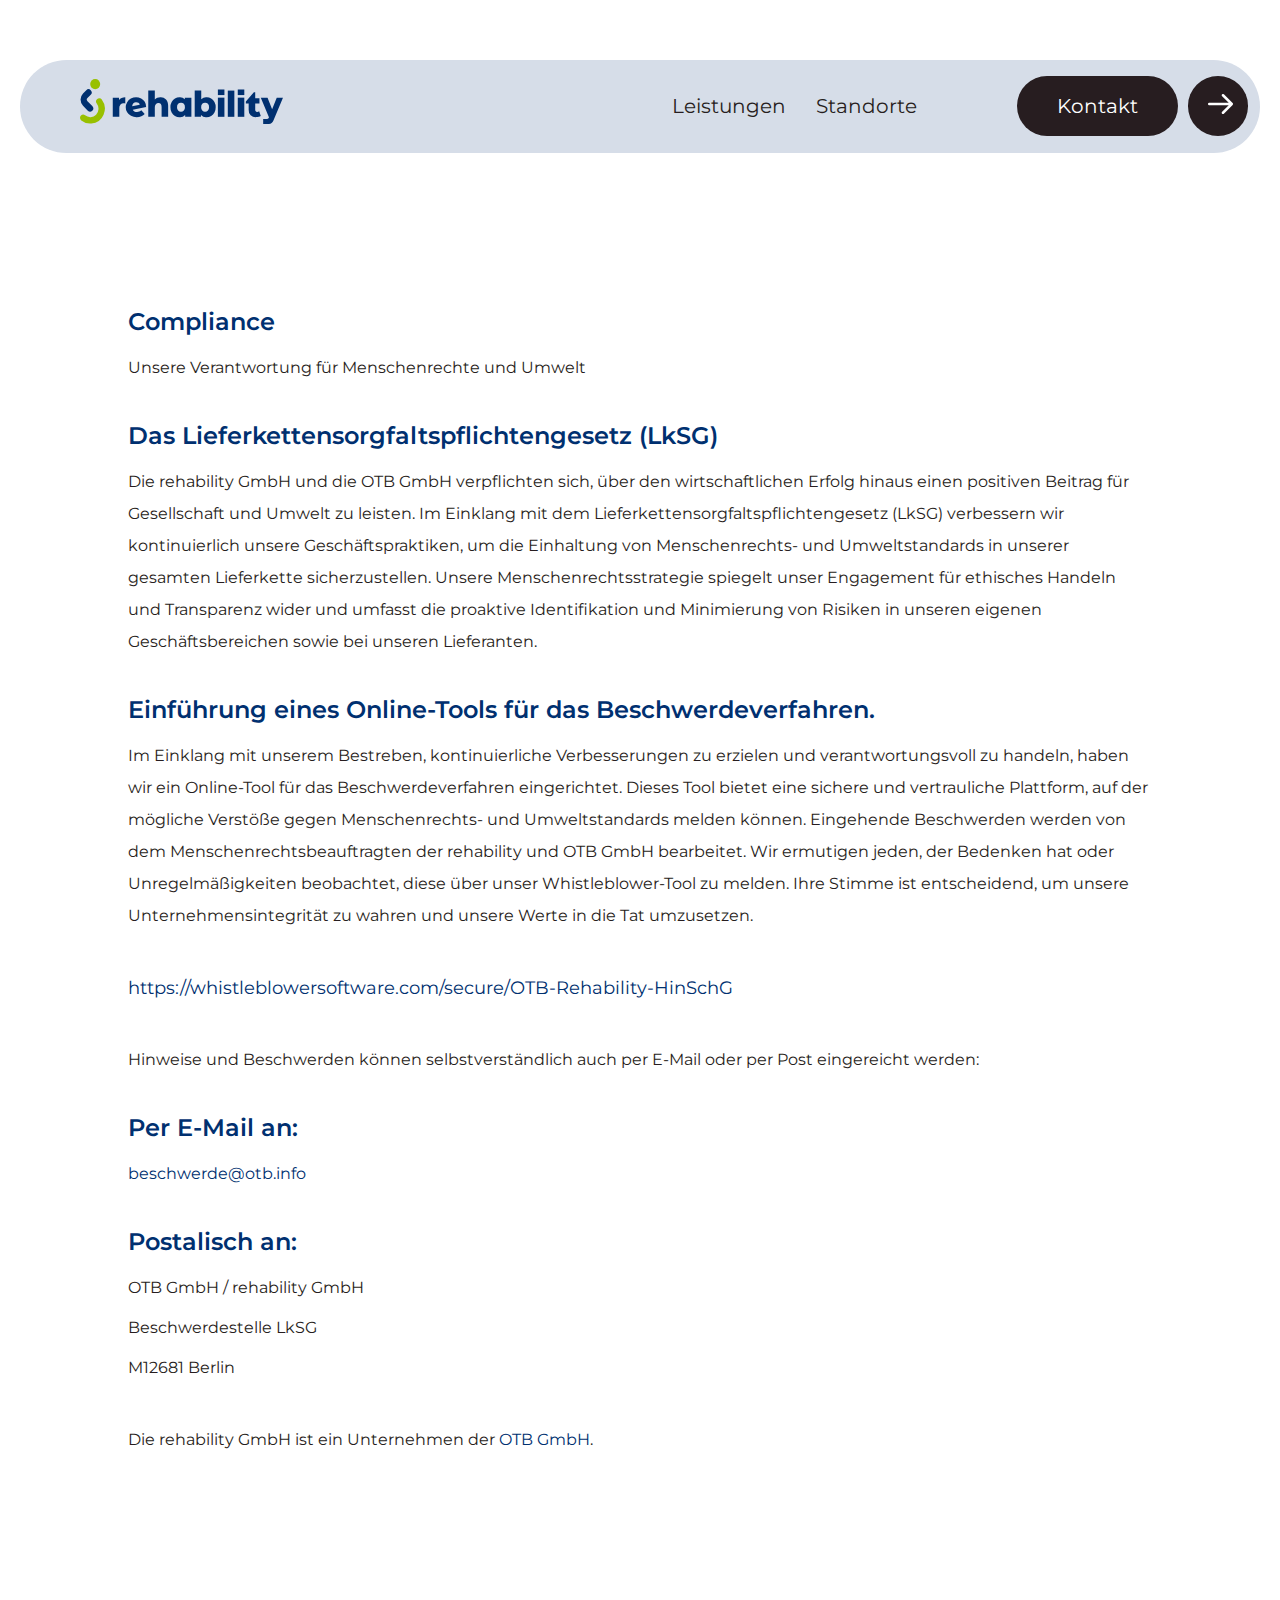
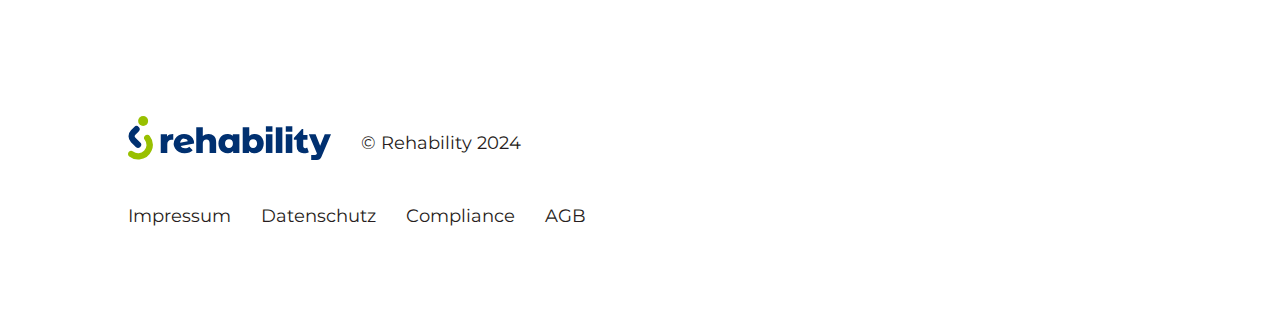
<file: compliance.html>
<!DOCTYPE html>
<html lang="en">
<head>
    <meta charset="UTF-8">
    <meta name="viewport" content="width=device-width, initial-scale=1.0">
    <link rel="stylesheet" href="sass/main.css">
    <title>rehability - Compliance</title>
    <link rel="icon" type="image/x-icon" href="assets/img/fav_rehability.png">
</head>
<body>
    <header>
        <nav class="nav">
            <div class="nav__content">
                <div class="nav__content__left">
                    <a href="/index.html"><img src="assets/img/rehability_logo.svg" alt=""></a>
                </div>
                <div class="nav__content__right">
                    <ul>
                        <li><a href="#leistungen">Leistungen</a></li>
                        <li><a href="#standorte">Standorte</a></li>
                        <li><a href="#kontakt" class="cta">Kontakt</a></li>
                    </ul>
                </div>
            </div>
        </nav>
    </header>

    <main>
        <section class="block_text">
            <div class="block_text__container">
                <div class="item">
                    <h2>Compliance</h2>
                    <p>Unsere Verantwortung für Menschenrechte und Umwelt</p>
                </div>
                <div class="item">
                    <h2>Das Lieferkettensorgfaltspflichtengesetz (LkSG)</h2>
                    <p>Die rehability GmbH und die OTB GmbH verpflichten sich, über den wirtschaftlichen Erfolg
                        hinaus einen positiven Beitrag für Gesellschaft und Umwelt zu leisten. Im Einklang mit dem
                        Lieferkettensorgfaltspflichtengesetz (LkSG) verbessern wir kontinuierlich unsere
                        Geschäftspraktiken, um die Einhaltung von Menschenrechts- und Umweltstandards in unserer
                        gesamten Lieferkette sicherzustellen. Unsere Menschenrechtsstrategie spiegelt unser
                        Engagement für ethisches Handeln und Transparenz wider und umfasst die proaktive
                        Identifikation und Minimierung von Risiken in unseren eigenen Geschäftsbereichen sowie bei
                        unseren Lieferanten.</p>
                </div>
                <div class="item">
                    <h2>Einführung eines Online-Tools für das Beschwerdeverfahren.</h2>
                    <p>Im Einklang mit unserem
                        Bestreben, kontinuierliche Verbesserungen zu erzielen und verantwortungsvoll zu handeln,
                        haben wir ein Online-Tool für das Beschwerdeverfahren eingerichtet. Dieses Tool bietet eine
                        sichere und vertrauliche Plattform, auf der mögliche Verstöße gegen Menschenrechts- und
                        Umweltstandards melden können. Eingehende Beschwerden werden von dem
                        Menschenrechtsbeauftragten der rehability und OTB GmbH bearbeitet. Wir ermutigen jeden,
                        der Bedenken hat oder Unregelmäßigkeiten beobachtet, diese über unser Whistleblower-Tool
                        zu melden. Ihre Stimme ist entscheidend, um unsere Unternehmensintegrität zu wahren und
                        unsere Werte in die Tat umzusetzen.</p>
                </div>
                <div class="item">
                    <a href="https://whistleblowersoftware.com/secure/OTB-Rehability-HinSchG">https://whistleblowersoftware.com/secure/OTB-Rehability-HinSchG</a>
                </div>
                <div class="item">
                    <p>Hinweise und Beschwerden können selbstverständlich auch per E-Mail oder per Post
                        eingereicht werden:</p>
                </div>
                <div class="item">
                    <h2>Per E-Mail an:</h2>
                    <p><a href="mailto:beschwerde@otb.info">beschwerde@otb.info</a></p>
                </div>
                <div class="item">
                    <h2>Postalisch an:</h2>
                    <p>OTB GmbH / rehability GmbH</p>
                    <p>Beschwerdestelle LkSG</p>
                    <p>M12681 Berlin</p>
                </div>
                <div class="item">
                    <p>Die rehability GmbH ist ein Unternehmen der  <a href="https://www.otb.info/" target="_blank">OTB GmbH</a>.</p>
                </div>
            </div>
        </section>
    </main>

    <footer class="footer">
        <div class="footer__content">
            <div class="left">
                <a href="index.html"><img src="assets/img/rehability_logo.svg" alt=""></a>
                <p>© Rehability 2024</p>
            </div>
            <div class="right">
                <ul>
                    <li><a href="impressum.html">Impressum</a></li>
                    <li><a href="datenschutz.html">Datenschutz</a></li>
                    <li><a href="compliance.html">Compliance</a></li>
                    <li><a href="agb.html">AGB</a></li>
                </ul>
            </div>
        </div>
    </footer>
</body>
</html>
</file>
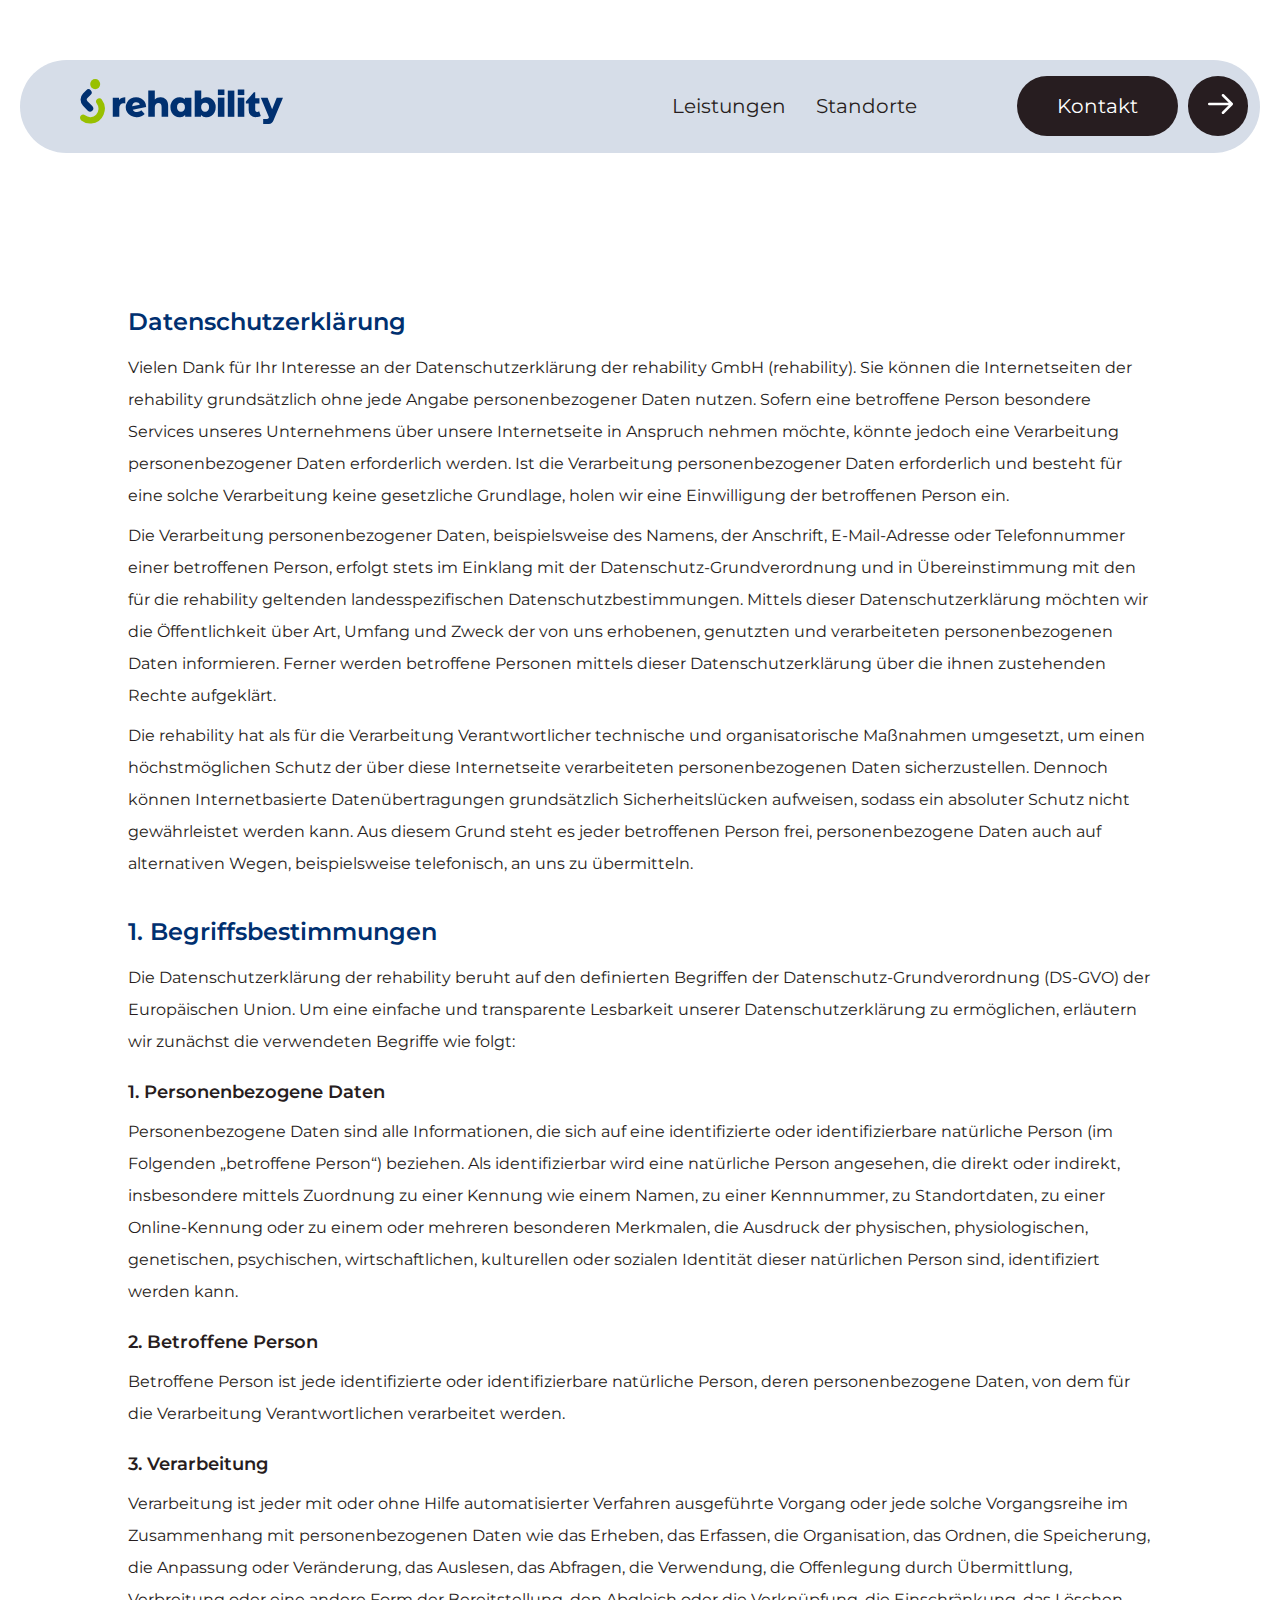
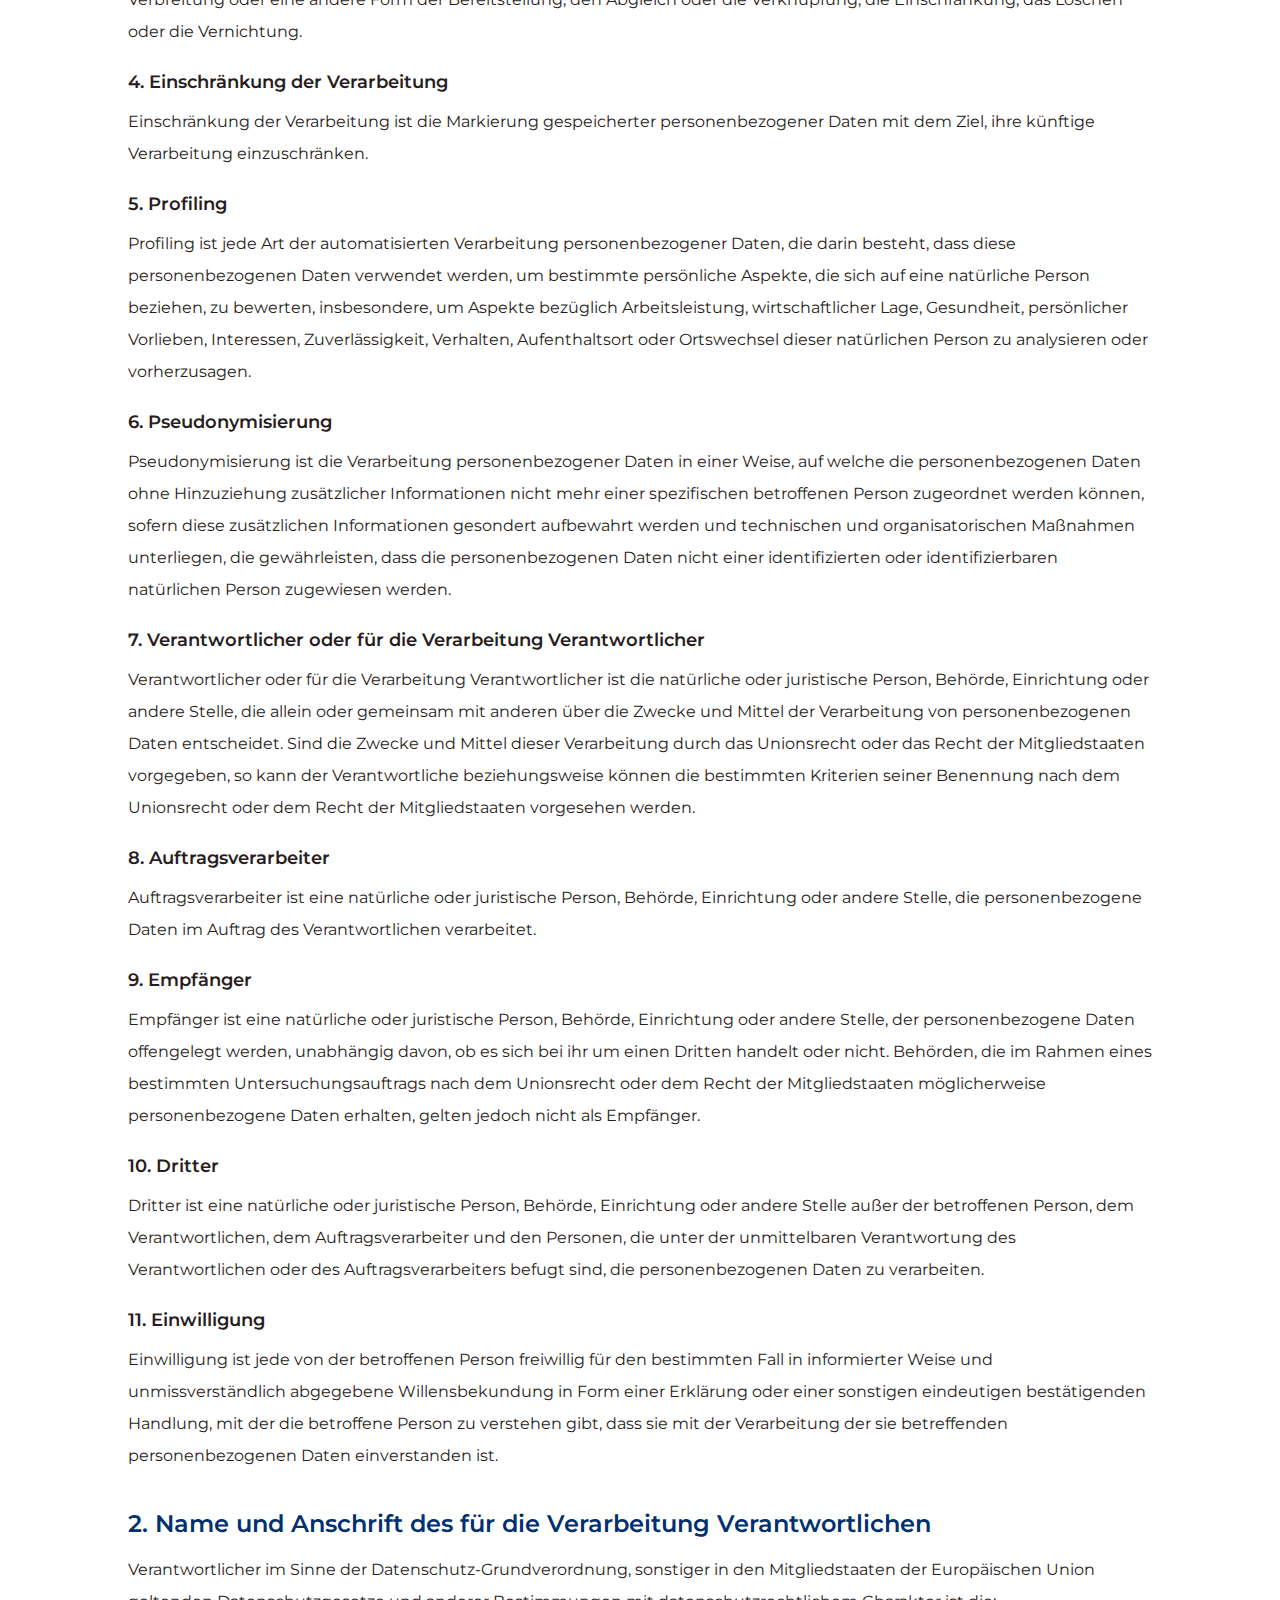
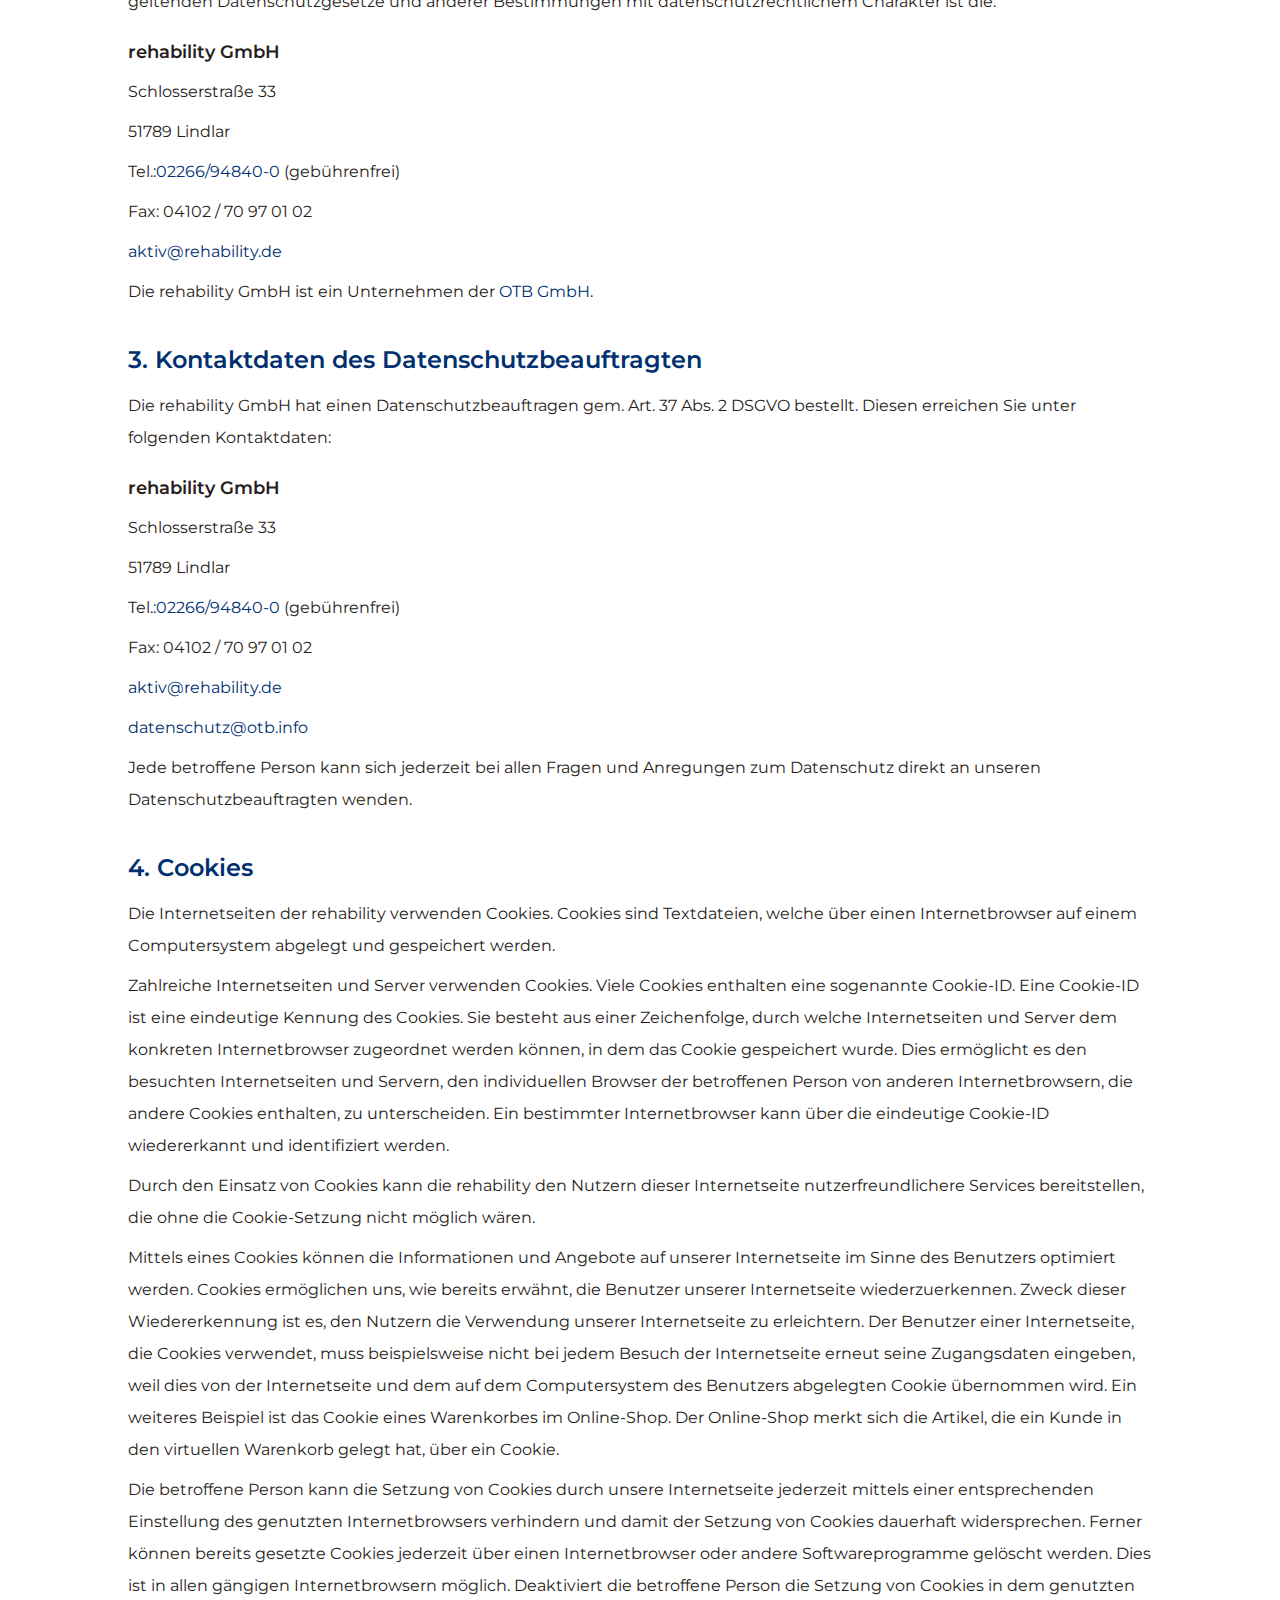
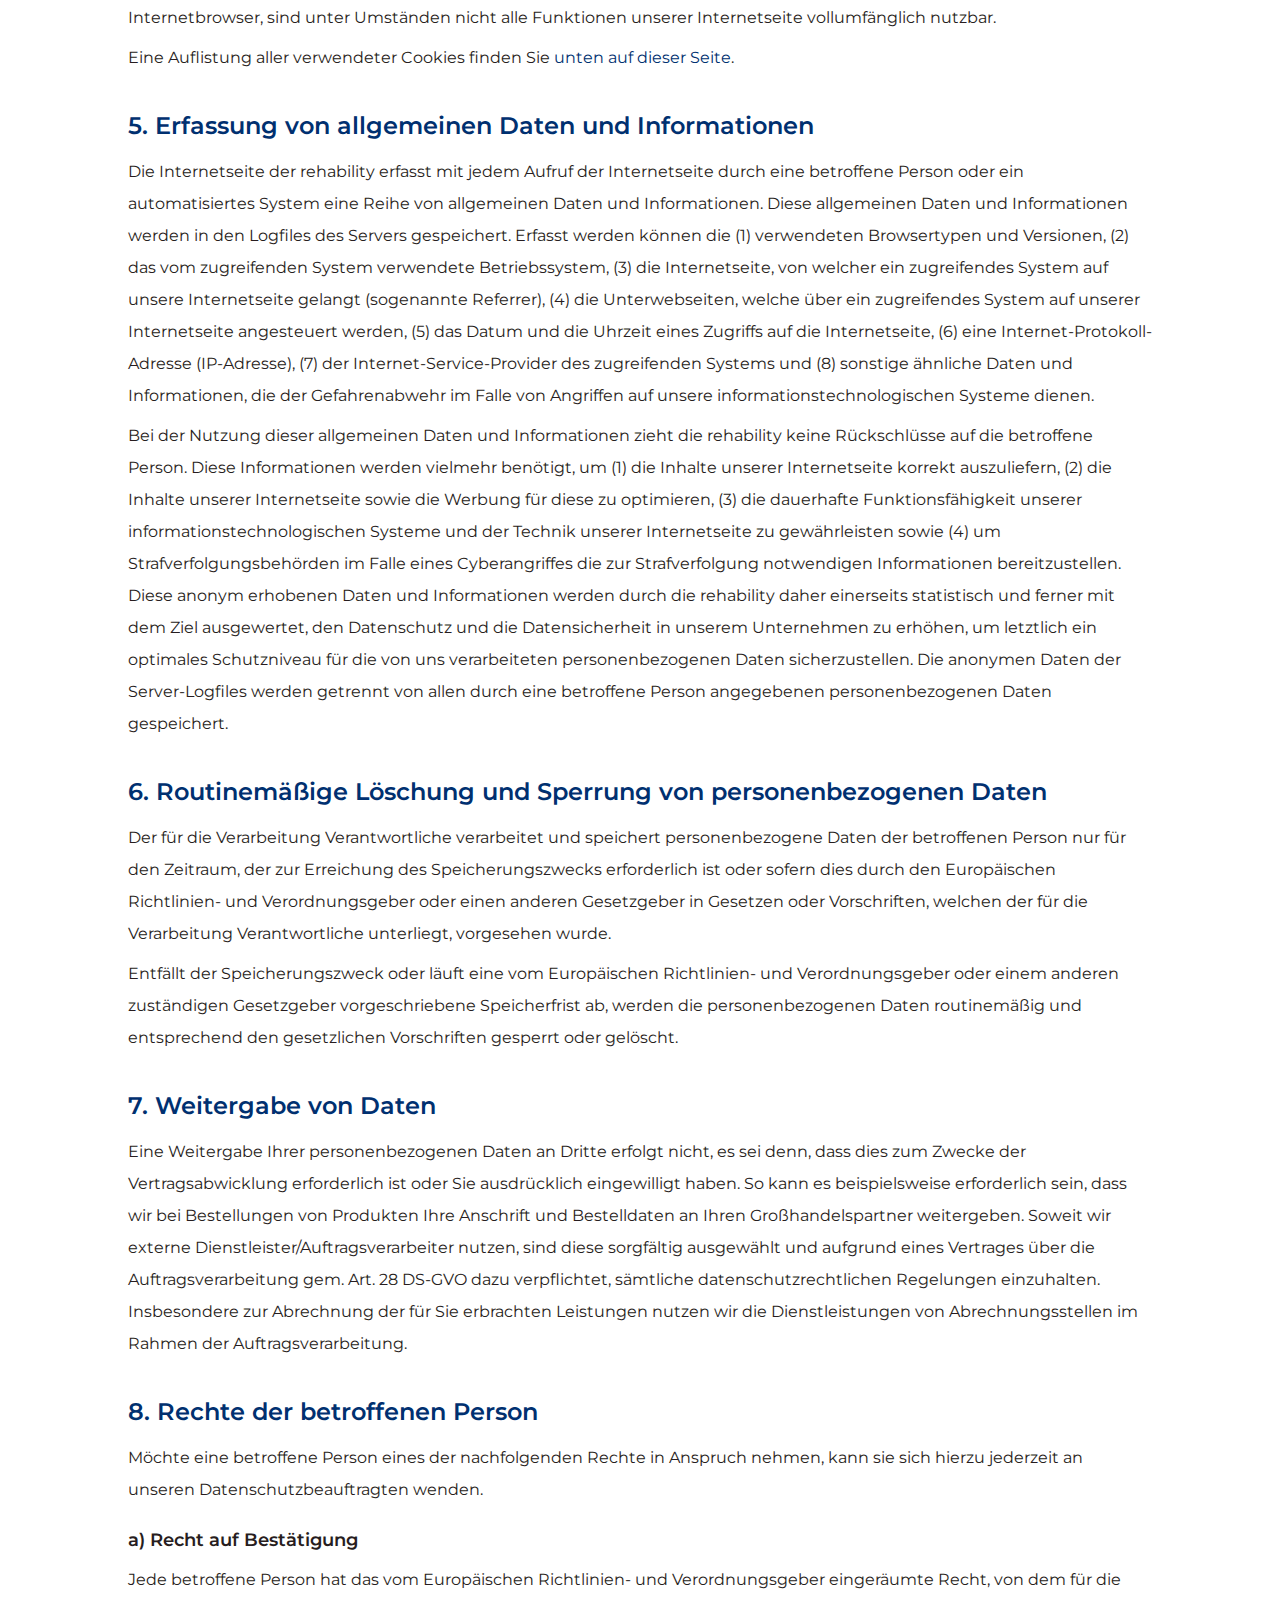
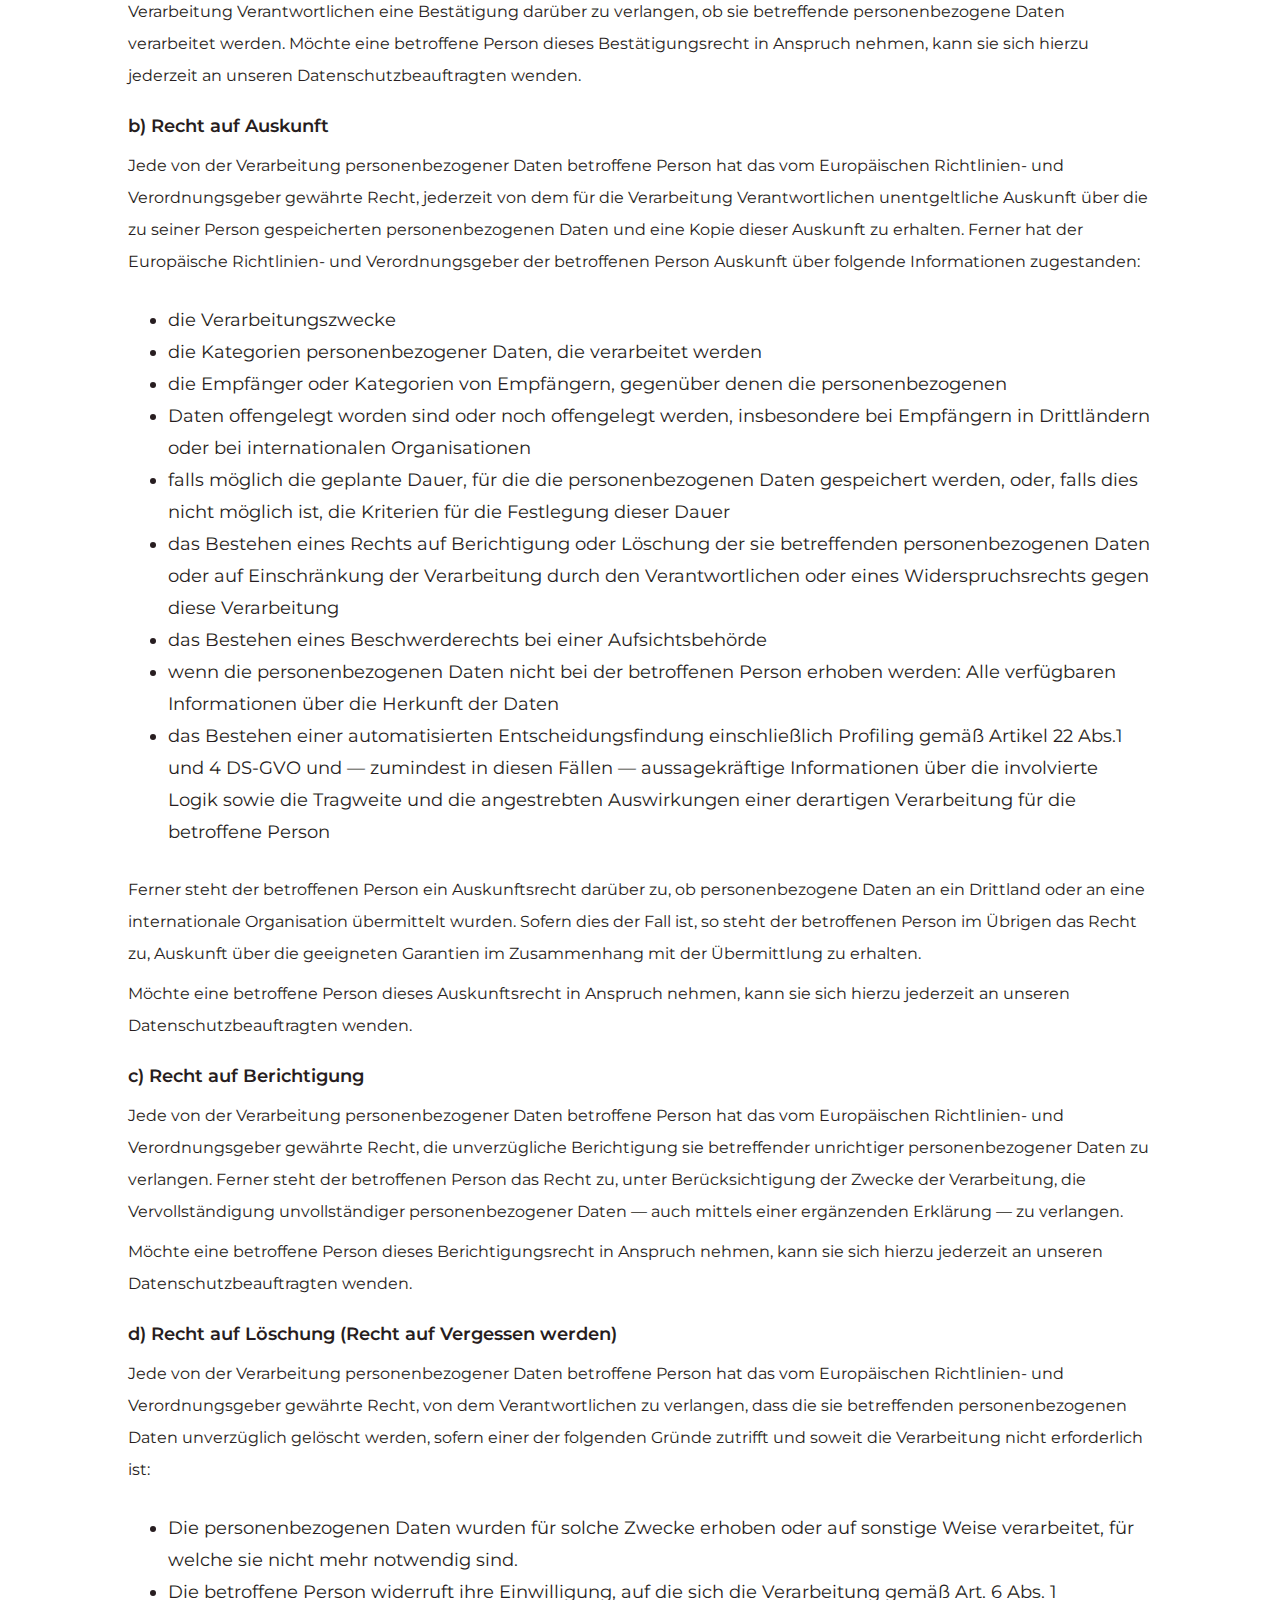
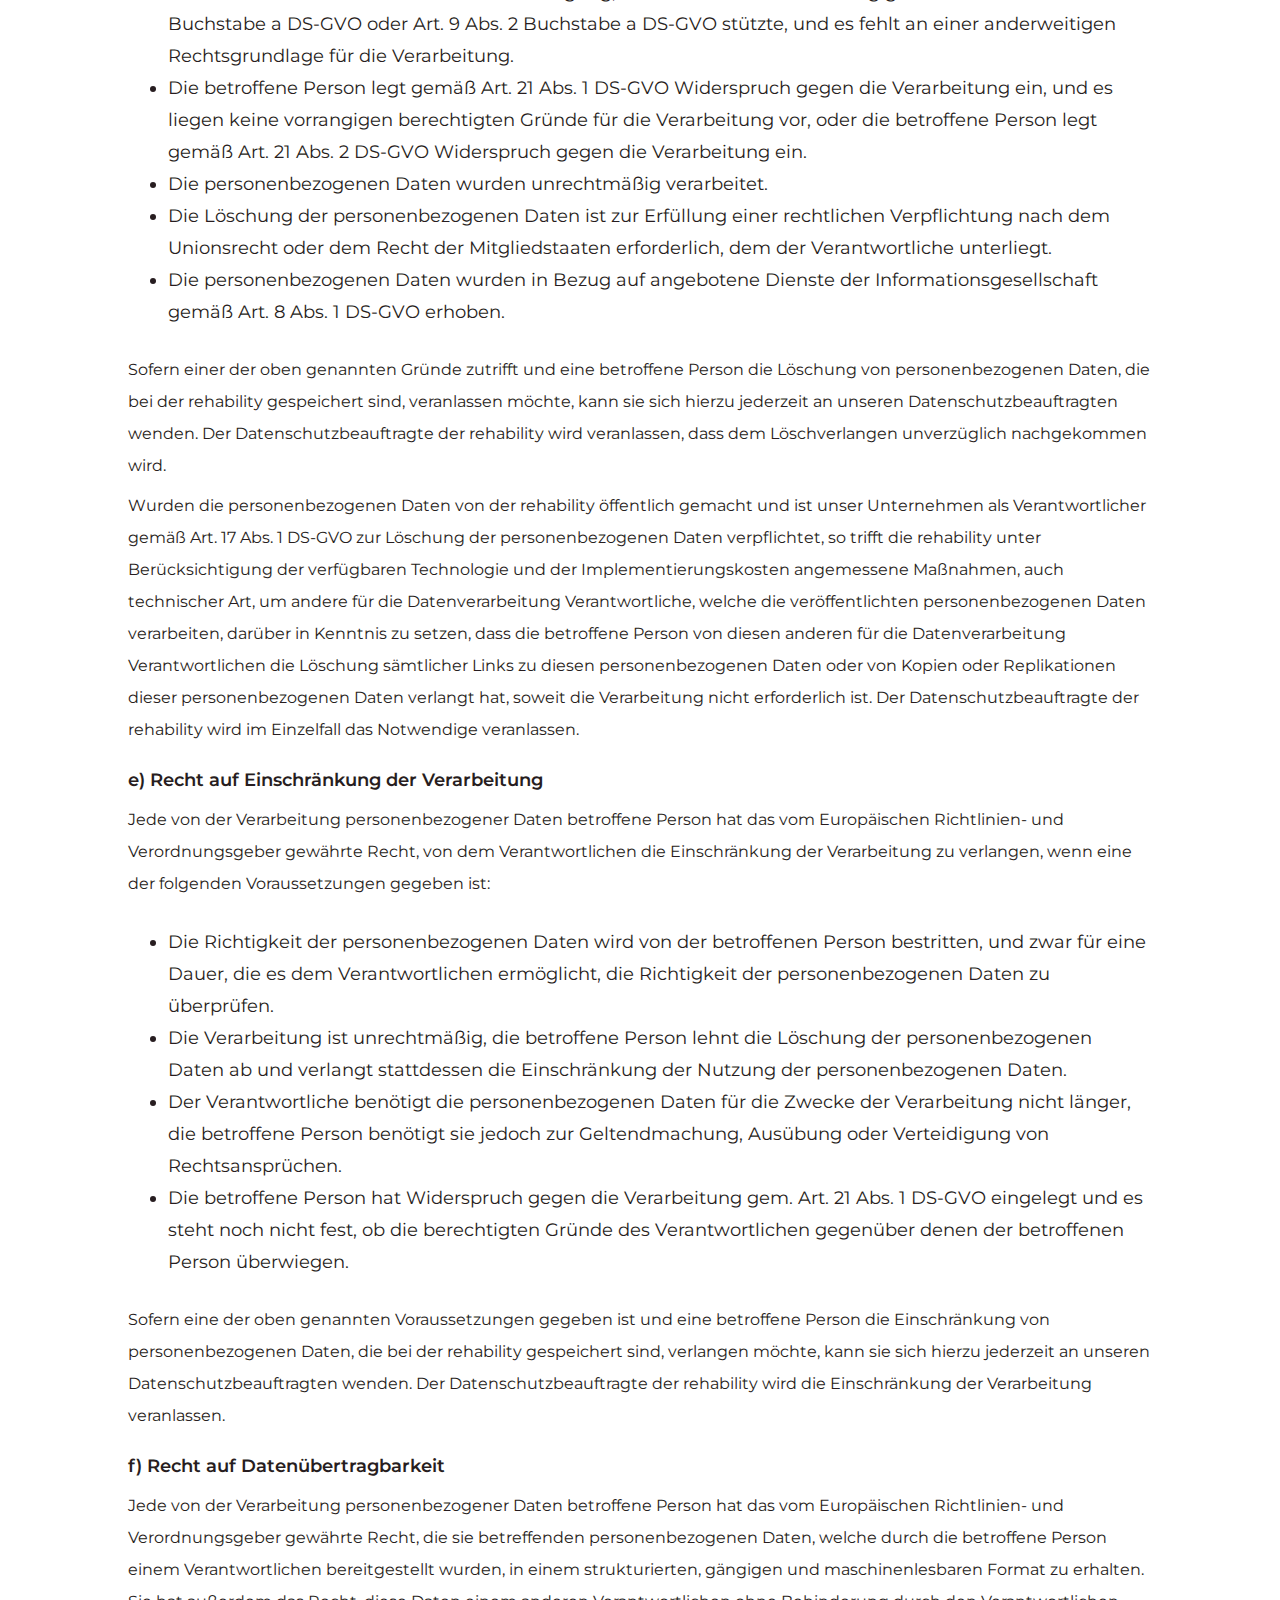
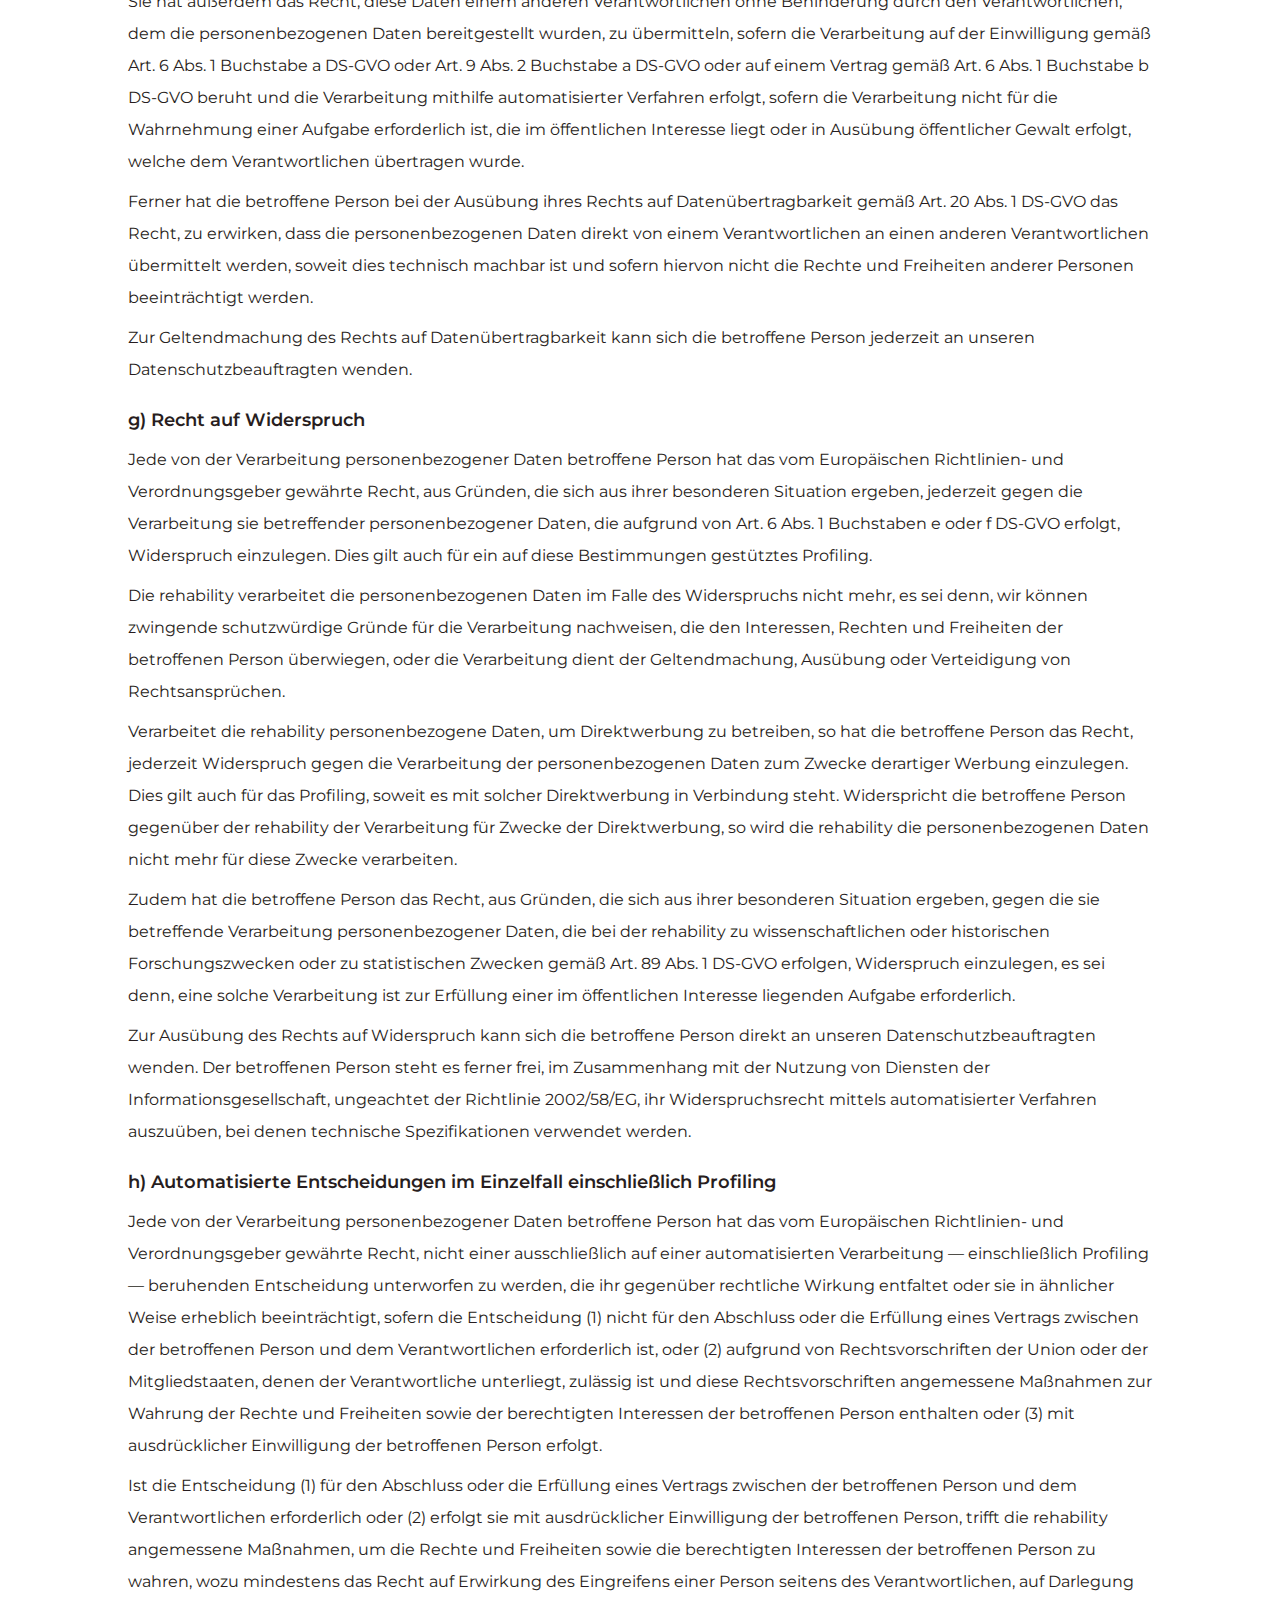
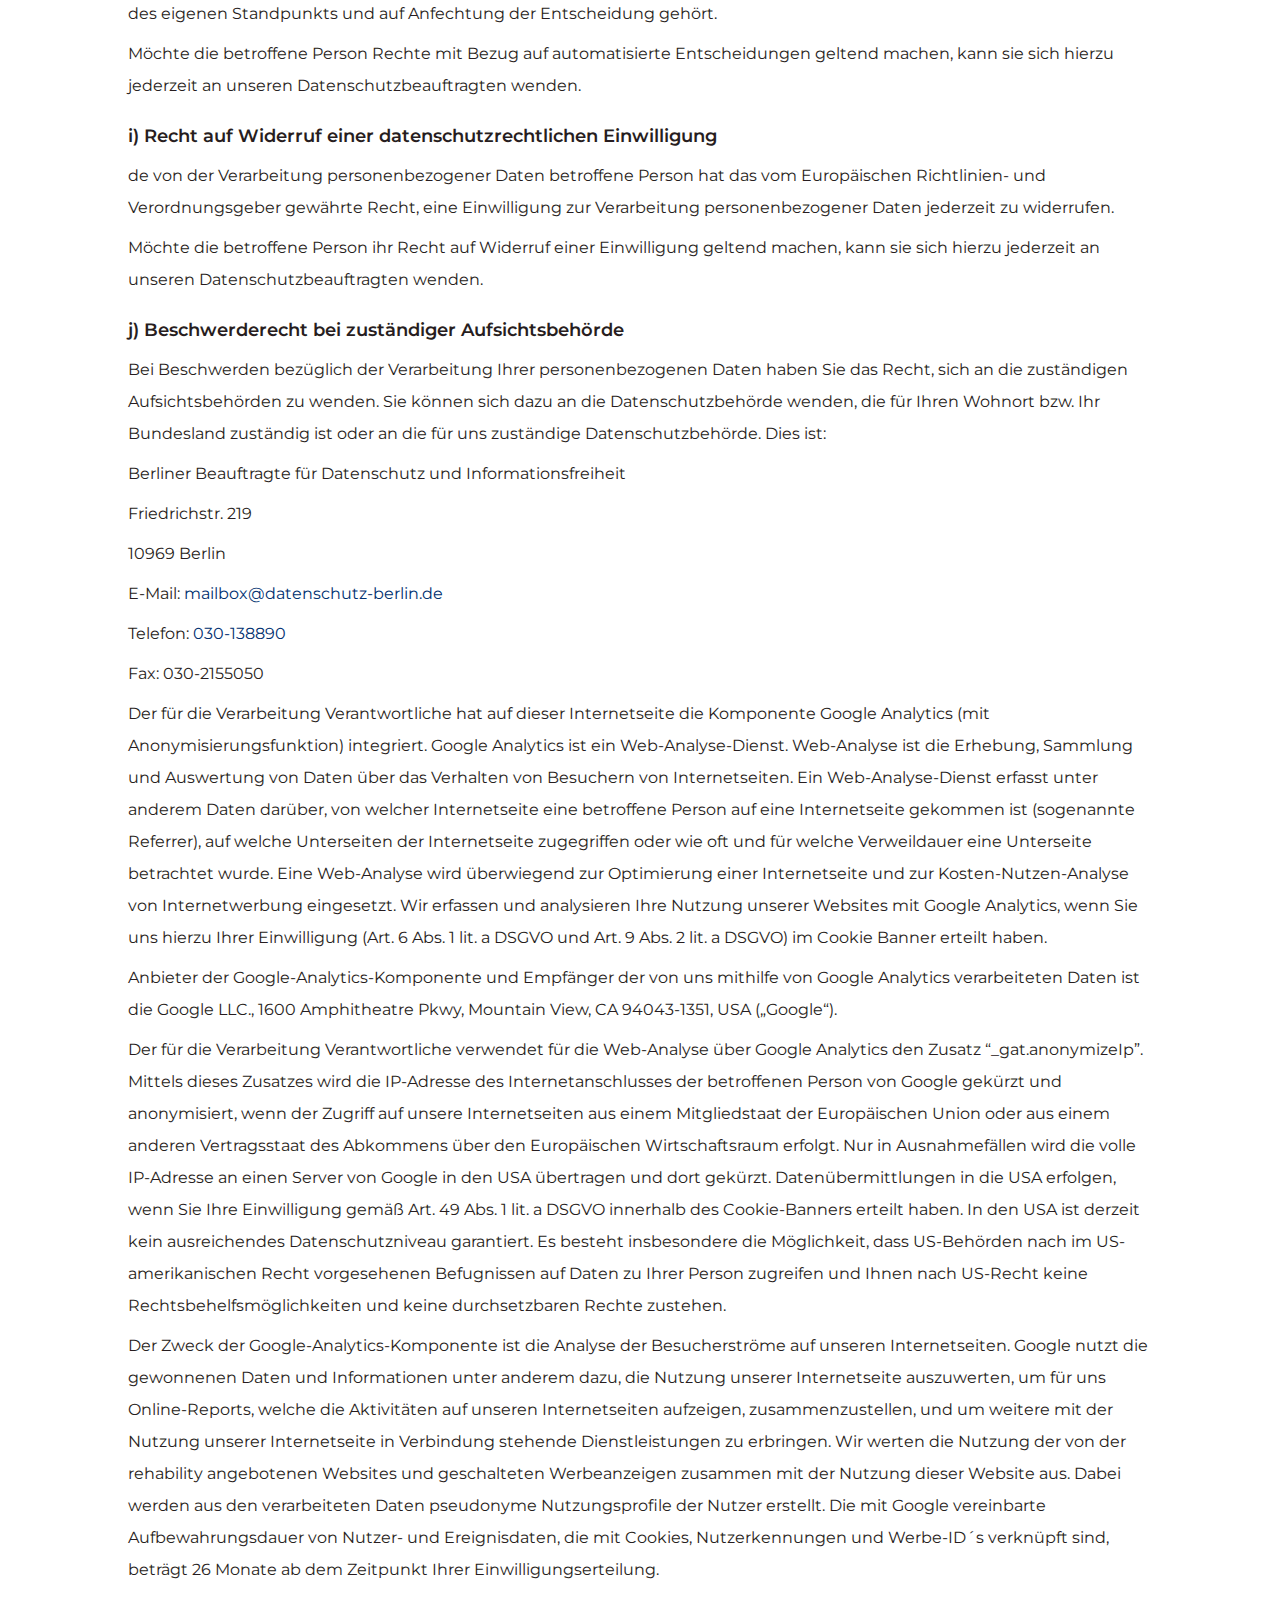
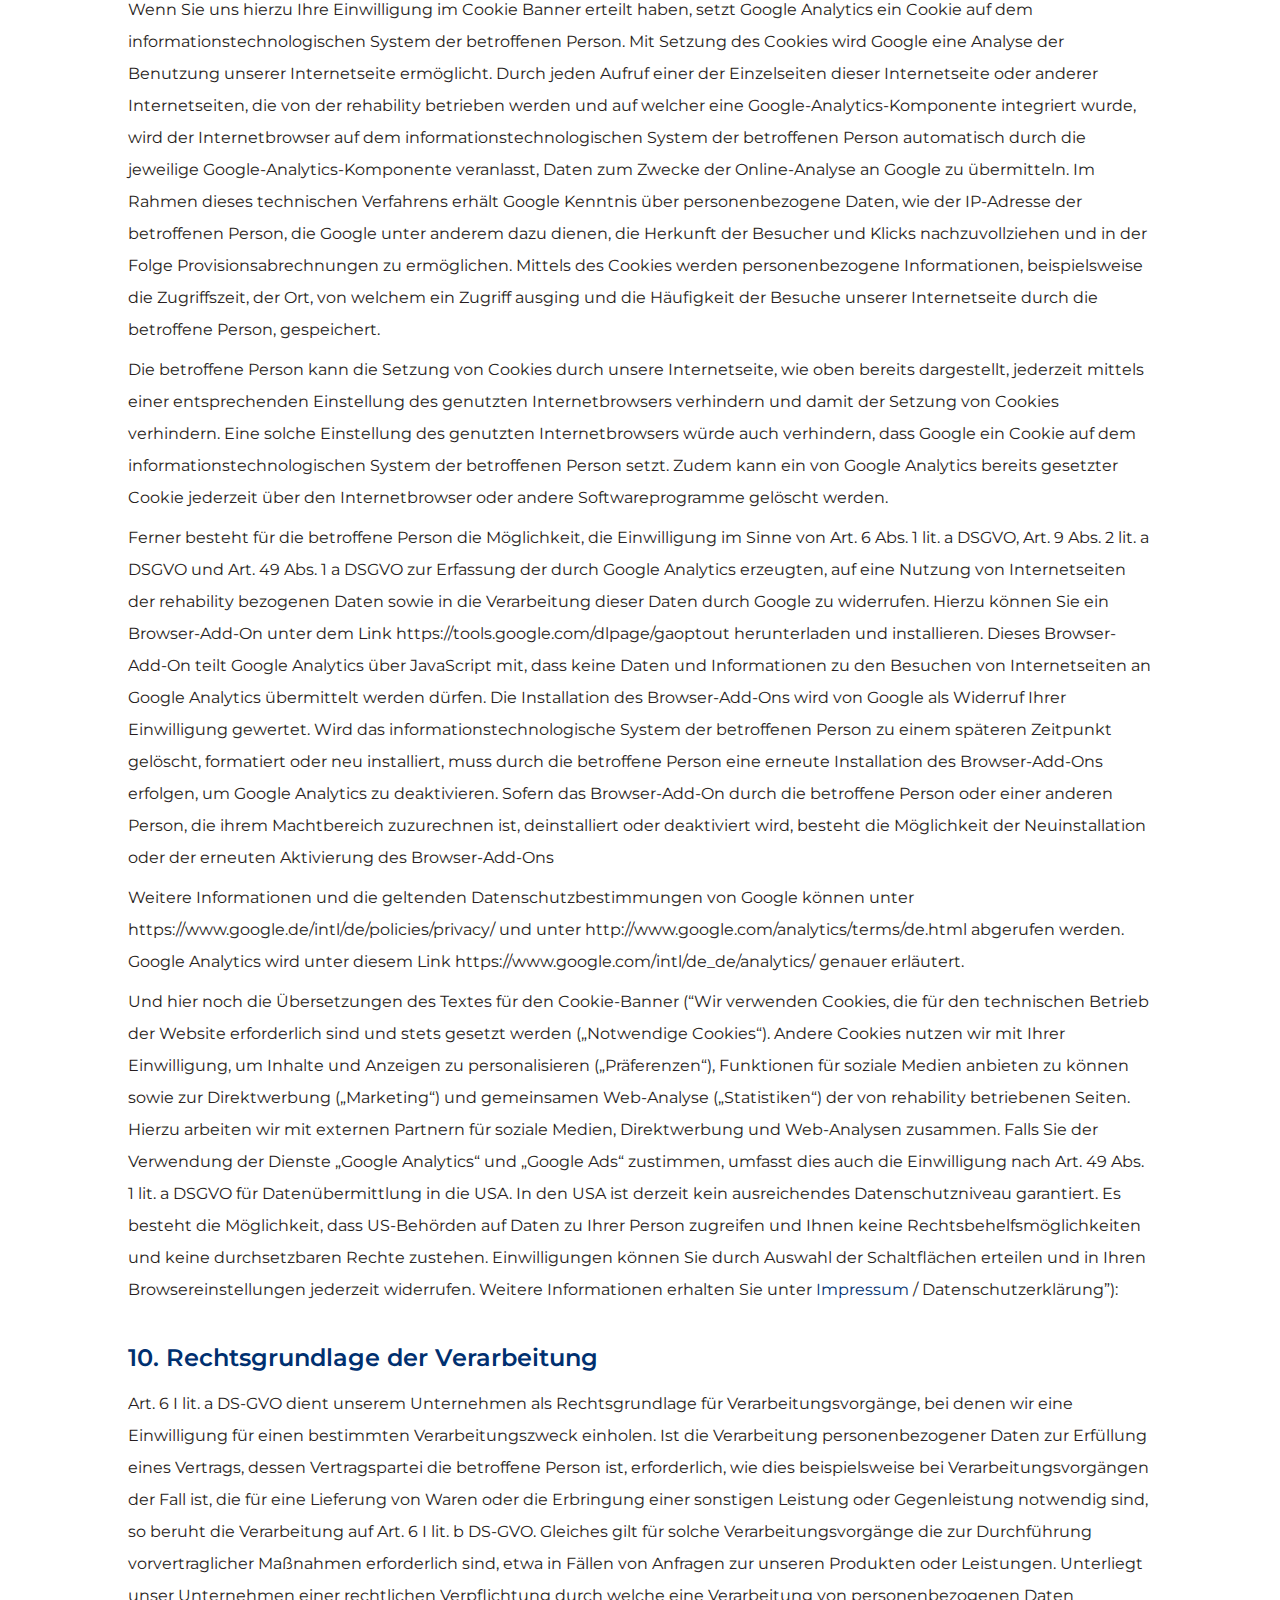
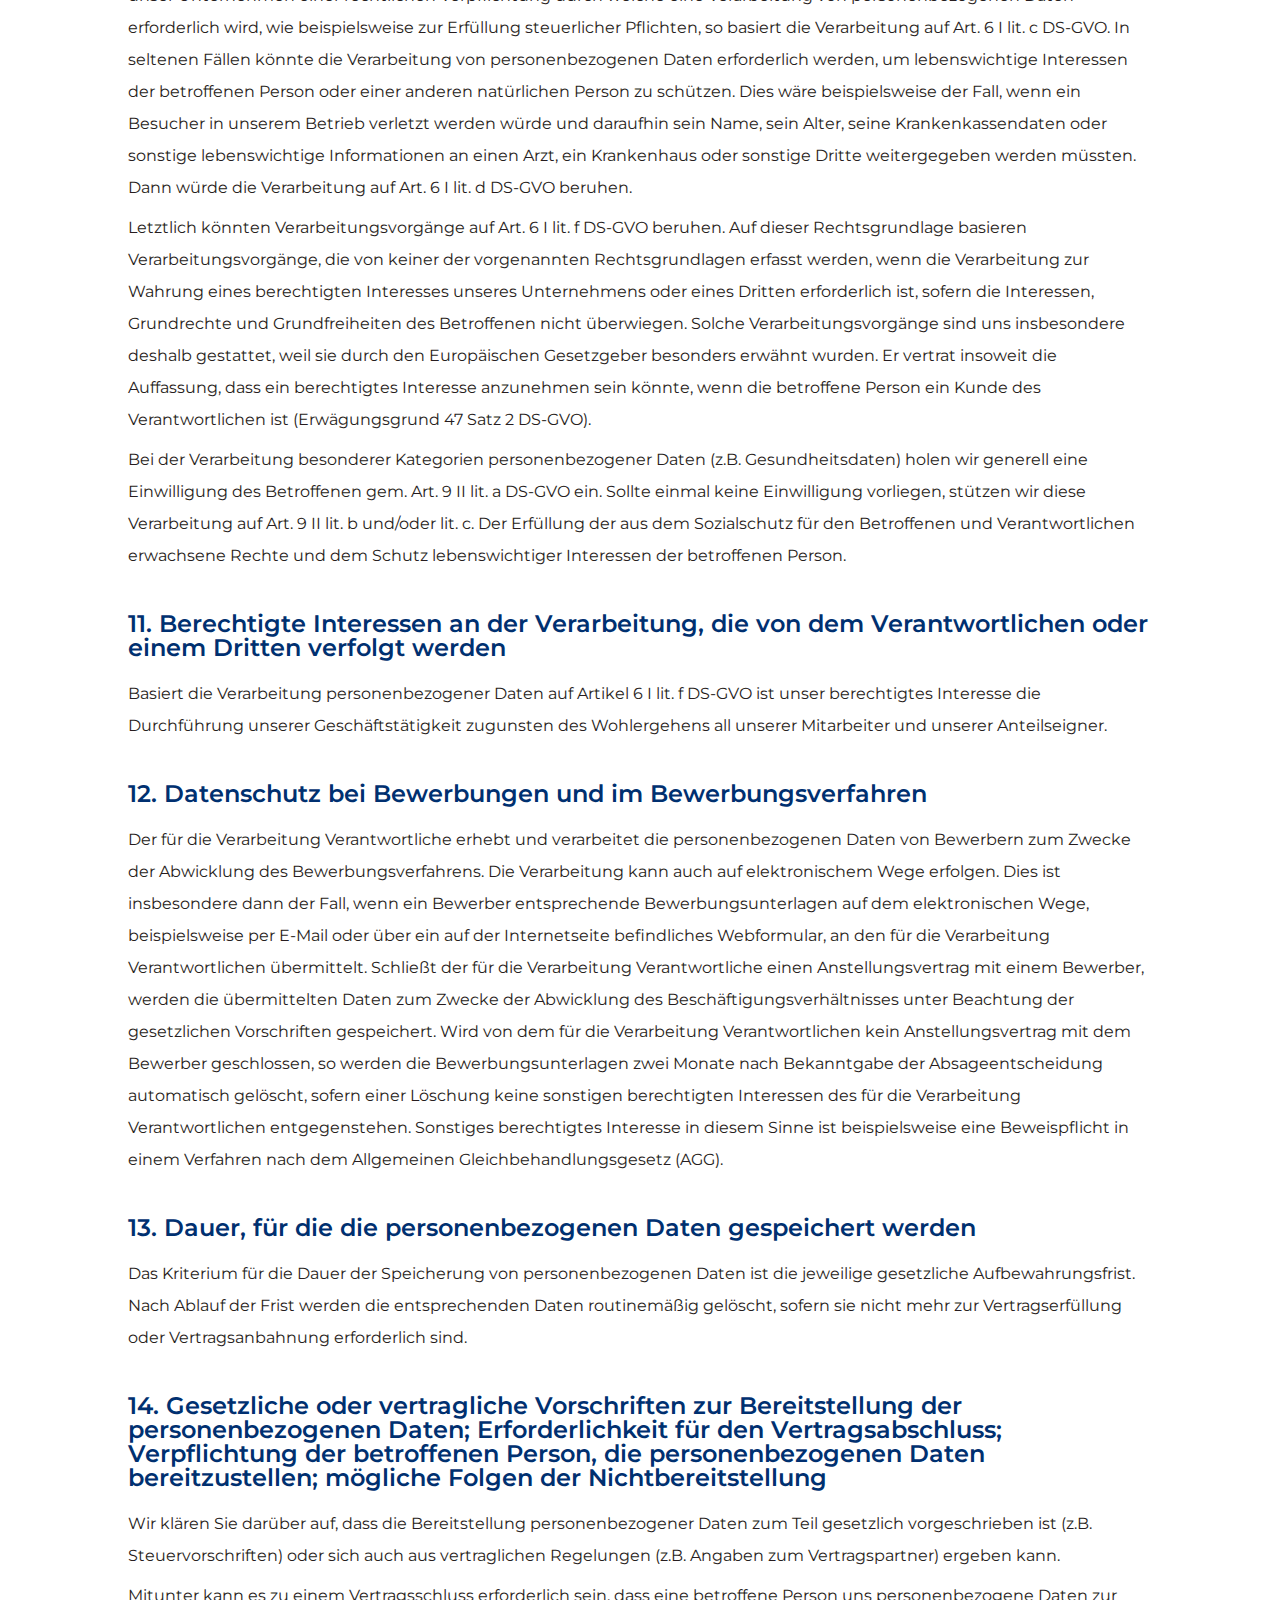
<file: datenschutz.html>
<!DOCTYPE html>
<html lang="en">
<head>
    <meta charset="UTF-8">
    <meta name="viewport" content="width=device-width, initial-scale=1.0">
    <link rel="stylesheet" href="sass/main.css">
    <title>rehability - Datenschutz</title>
    <link rel="icon" type="image/x-icon" href="assets/img/fav_rehability.png">
</head>
<body>
    <header>
        <nav class="nav">
            <div class="nav__content">
                <div class="nav__content__left">
                    <a href="/index.html"><img src="assets/img/rehability_logo.svg" alt=""></a>
                </div>
                <div class="nav__content__right">
                    <ul>
                        <li><a href="#leistungen">Leistungen</a></li>
                        <li><a href="#standorte">Standorte</a></li>
                        <li><a href="#kontakt" class="cta">Kontakt</a></li>
                    </ul>
                </div>
            </div>
        </nav>
    </header>

    <main>
        <section class="block_text">
            <div class="block_text__container">
                <div class="item">
                    <h2>Datenschutzerklärung</h2>
                    <p>Vielen Dank für Ihr Interesse an der Datenschutzerklärung der rehability GmbH (rehability). Sie können die Internetseiten der rehability grundsätzlich ohne jede Angabe personenbezogener Daten nutzen. Sofern eine betroffene Person besondere Services unseres Unternehmens über unsere Internetseite in Anspruch nehmen möchte, könnte jedoch eine Verarbeitung personenbezogener Daten erforderlich werden. Ist die Verarbeitung personenbezogener Daten erforderlich und besteht für eine solche Verarbeitung keine gesetzliche Grundlage, holen wir eine Einwilligung der betroffenen Person ein.</p>
                    <p>Die Verarbeitung personenbezogener Daten, beispielsweise des Namens, der Anschrift, E-Mail-Adresse oder Telefonnummer einer betroffenen Person, erfolgt stets im Einklang mit der Datenschutz-Grundverordnung und in Übereinstimmung mit den für die rehability geltenden landesspezifischen Datenschutzbestimmungen. Mittels dieser Datenschutzerklärung möchten wir die Öffentlichkeit über Art, Umfang und Zweck der von uns erhobenen, genutzten und verarbeiteten personenbezogenen Daten informieren. Ferner werden betroffene Personen mittels dieser Datenschutzerklärung über die ihnen zustehenden Rechte aufgeklärt.</p>
                    <p>Die rehability hat als für die Verarbeitung Verantwortlicher technische und organisatorische Maßnahmen umgesetzt, um einen höchstmöglichen Schutz der über diese Internetseite verarbeiteten personenbezogenen Daten sicherzustellen. Dennoch können Internetbasierte Datenübertragungen grundsätzlich Sicherheitslücken aufweisen, sodass ein absoluter Schutz nicht gewährleistet werden kann. Aus diesem Grund steht es jeder betroffenen Person frei, personenbezogene Daten auch auf alternativen Wegen, beispielsweise telefonisch, an uns zu übermitteln.</p>
                </div>
                <div class="item">
                    <h2>1. Begriffsbestimmungen</h2>
                    <p>Die Datenschutzerklärung der rehability beruht auf den definierten Begriffen der Datenschutz-Grundverordnung (DS-GVO) der Europäischen Union. Um eine einfache und transparente Lesbarkeit unserer Datenschutzerklärung zu ermöglichen, erläutern wir zunächst die verwendeten Begriffe wie folgt:</p>
                    <h4>1. Personenbezogene Daten</h4>
                    <p>Personenbezogene Daten sind alle Informationen, die sich auf eine identifizierte oder identifizierbare natürliche Person (im Folgenden „betroffene Person“) beziehen. Als identifizierbar wird eine natürliche Person angesehen, die direkt oder indirekt, insbesondere mittels Zuordnung zu einer Kennung wie einem Namen, zu einer Kennnummer, zu Standortdaten, zu einer Online-Kennung oder zu einem oder mehreren besonderen Merkmalen, die Ausdruck der physischen, physiologischen, genetischen, psychischen, wirtschaftlichen, kulturellen oder sozialen Identität dieser natürlichen Person sind, identifiziert werden kann.</p>
                    <h4>2. Betroffene Person</h4>
                    <p>Betroffene Person ist jede identifizierte oder identifizierbare natürliche Person, deren personenbezogene Daten, von dem für die Verarbeitung Verantwortlichen verarbeitet werden.</p>
                    <h4>3. Verarbeitung</h4>
                    <p>Verarbeitung ist jeder mit oder ohne Hilfe automatisierter Verfahren ausgeführte Vorgang oder jede solche Vorgangsreihe im Zusammenhang mit personenbezogenen Daten wie das Erheben, das Erfassen, die Organisation, das Ordnen, die Speicherung, die Anpassung oder Veränderung, das Auslesen, das Abfragen, die Verwendung, die Offenlegung durch Übermittlung, Verbreitung oder eine andere Form der Bereitstellung, den Abgleich oder die Verknüpfung, die Einschränkung, das Löschen oder die Vernichtung.</p>
                    <h4>4. Einschränkung der Verarbeitung</h4>
                    <p>Einschränkung der Verarbeitung ist die Markierung gespeicherter personenbezogener Daten mit dem Ziel, ihre künftige Verarbeitung einzuschränken.</p>
                    <h4>5. Profiling</h4>
                    <p>Profiling ist jede Art der automatisierten Verarbeitung personenbezogener Daten, die darin besteht, dass diese personenbezogenen Daten verwendet werden, um bestimmte persönliche Aspekte, die sich auf eine natürliche Person beziehen, zu bewerten, insbesondere, um Aspekte bezüglich Arbeitsleistung, wirtschaftlicher Lage, Gesundheit, persönlicher Vorlieben, Interessen, Zuverlässigkeit, Verhalten, Aufenthaltsort oder Ortswechsel dieser natürlichen Person zu analysieren oder vorherzusagen.</p>
                    <h4>6. Pseudonymisierung</h4>
                    <p>Pseudonymisierung ist die Verarbeitung personenbezogener Daten in einer Weise, auf welche die personenbezogenen Daten ohne Hinzuziehung zusätzlicher Informationen nicht mehr einer spezifischen betroffenen Person zugeordnet werden können, sofern diese zusätzlichen Informationen gesondert aufbewahrt werden und technischen und organisatorischen Maßnahmen unterliegen, die gewährleisten, dass die personenbezogenen Daten nicht einer identifizierten oder identifizierbaren natürlichen Person zugewiesen werden.</p>
                    <h4>7. Verantwortlicher oder für die Verarbeitung Verantwortlicher</h4>
                    <p>Verantwortlicher oder für die Verarbeitung Verantwortlicher ist die natürliche oder juristische Person, Behörde, Einrichtung oder andere Stelle, die allein oder gemeinsam mit anderen über die Zwecke und Mittel der Verarbeitung von personenbezogenen Daten entscheidet. Sind die Zwecke und Mittel dieser Verarbeitung durch das Unionsrecht oder das Recht der Mitgliedstaaten vorgegeben, so kann der Verantwortliche beziehungsweise können die bestimmten Kriterien seiner Benennung nach dem Unionsrecht oder dem Recht der Mitgliedstaaten vorgesehen werden.</p>
                    <h4>8. Auftragsverarbeiter</h4>
                    <p>Auftragsverarbeiter ist eine natürliche oder juristische Person, Behörde, Einrichtung oder andere Stelle, die personenbezogene Daten im Auftrag des Verantwortlichen verarbeitet.</p>
                    <h4>9. Empfänger</h4>
                    <p>Empfänger ist eine natürliche oder juristische Person, Behörde, Einrichtung oder andere Stelle, der personenbezogene Daten offengelegt werden, unabhängig davon, ob es sich bei ihr um einen Dritten handelt oder nicht. Behörden, die im Rahmen eines bestimmten Untersuchungsauftrags nach dem Unionsrecht oder dem Recht der Mitgliedstaaten möglicherweise personenbezogene Daten erhalten, gelten jedoch nicht als Empfänger.</p>
                    <h4>10. Dritter</h4>
                    <p>Dritter ist eine natürliche oder juristische Person, Behörde, Einrichtung oder andere Stelle außer der betroffenen Person, dem Verantwortlichen, dem Auftragsverarbeiter und den Personen, die unter der unmittelbaren Verantwortung des Verantwortlichen oder des Auftragsverarbeiters befugt sind, die personenbezogenen Daten zu verarbeiten.</p>
                    <h4>11. Einwilligung</h4>
                    <p>Einwilligung ist jede von der betroffenen Person freiwillig für den bestimmten Fall in informierter Weise und unmissverständlich abgegebene Willensbekundung in Form einer Erklärung oder einer sonstigen eindeutigen bestätigenden Handlung, mit der die betroffene Person zu verstehen gibt, dass sie mit der Verarbeitung der sie betreffenden personenbezogenen Daten einverstanden ist.</p>
                </div>
                <div class="item">
                    <h2>2. Name und Anschrift des für die Verarbeitung Verantwortlichen</h2>
                    <p>Verantwortlicher im Sinne der Datenschutz-Grundverordnung, sonstiger in den Mitgliedstaaten der Europäischen Union geltenden Datenschutzgesetze und anderer Bestimmungen mit datenschutzrechtlichem Charakter ist die:</p>
                    <h4>rehability GmbH</h4>
                    <p>Schlosserstraße 33</p>
                    <p>51789 Lindlar</p>
                    <p>Tel.:<a href="tel:02266 / 948 400">02266/94840-0</a> (gebührenfrei)</p>
                    <p>Fax: 04102 / 70 97 01 02</p>
                    <p><a href="mailto:aktiv@rehability.de">aktiv@rehability.de</a></p>
                    <p>Die rehability GmbH ist ein Unternehmen der <a href="https://www.otb.info/" target="_blank">OTB GmbH</a>.</p>
                </div>
                <div class="item">
                    <h2>3. Kontaktdaten des Datenschutzbeauftragten</h2>
                    <p>Die rehability GmbH hat einen Datenschutzbeauftragen gem. Art. 37 Abs. 2 DSGVO bestellt.
                        Diesen erreichen Sie unter folgenden Kontaktdaten:</p>
                    <h4>rehability GmbH</h4>
                    <p>Schlosserstraße 33</p>
                    <p>51789 Lindlar</p>
                    <p>Tel.:<a href="tel:02266 / 948 400">02266/94840-0</a> (gebührenfrei)</p>
                    <p>Fax: 04102 / 70 97 01 02</p>
                    <p><a href="mailto:aktiv@rehability.de">aktiv@rehability.de</a></p>
                    <p><a href="mailto:datenschutz@otb.info">datenschutz@otb.info</a></p>
                    <p>Jede betroffene Person kann sich jederzeit bei allen Fragen und Anregungen zum Datenschutz direkt an unseren Datenschutzbeauftragten wenden.</p>
                </div>
                <div class="item">
                    <h2>4. Cookies</h2>
                    <p>Die Internetseiten der rehability verwenden Cookies. Cookies sind Textdateien, welche über einen Internetbrowser auf einem Computersystem abgelegt und gespeichert werden.</p>
                    <p>Zahlreiche Internetseiten und Server verwenden Cookies. Viele Cookies enthalten eine sogenannte Cookie-ID. Eine Cookie-ID ist eine eindeutige Kennung des Cookies. Sie besteht aus einer Zeichenfolge, durch welche Internetseiten und Server dem konkreten Internetbrowser zugeordnet werden können, in dem das Cookie gespeichert wurde. Dies ermöglicht es den besuchten Internetseiten und Servern, den individuellen Browser der betroffenen Person von anderen Internetbrowsern, die andere Cookies enthalten, zu unterscheiden. Ein bestimmter Internetbrowser kann über die eindeutige Cookie-ID wiedererkannt und identifiziert werden.</p>
                    <p>Durch den Einsatz von Cookies kann die rehability den Nutzern dieser Internetseite nutzerfreundlichere Services bereitstellen, die ohne die Cookie-Setzung nicht möglich wären.</p>
                    <p>Mittels eines Cookies können die Informationen und Angebote auf unserer Internetseite im Sinne des Benutzers optimiert werden. Cookies ermöglichen uns, wie bereits erwähnt, die Benutzer unserer Internetseite wiederzuerkennen. Zweck dieser Wiedererkennung ist es, den Nutzern die Verwendung unserer Internetseite zu erleichtern. Der Benutzer einer Internetseite, die Cookies verwendet, muss beispielsweise nicht bei jedem Besuch der Internetseite erneut seine Zugangsdaten eingeben, weil dies von der Internetseite und dem auf dem Computersystem des Benutzers abgelegten Cookie übernommen wird. Ein weiteres Beispiel ist das Cookie eines Warenkorbes im Online-Shop. Der Online-Shop merkt sich die Artikel, die ein Kunde in den virtuellen Warenkorb gelegt hat, über ein Cookie.</p>
                    <p>Die betroffene Person kann die Setzung von Cookies durch unsere Internetseite jederzeit mittels einer entsprechenden Einstellung des genutzten Internetbrowsers verhindern und damit der Setzung von Cookies dauerhaft widersprechen. Ferner können bereits gesetzte Cookies jederzeit über einen Internetbrowser oder andere Softwareprogramme gelöscht werden. Dies ist in allen gängigen Internetbrowsern möglich. Deaktiviert die betroffene Person die Setzung von Cookies in dem genutzten Internetbrowser, sind unter Umständen nicht alle Funktionen unserer Internetseite vollumfänglich nutzbar.</p>
                    <p>Eine Auflistung aller verwendeter Cookies finden Sie <a href="https://www.otb.info/datenschutz#CookieDeclarationUserStatusPanel" target="_blank">unten auf dieser Seite</a>.</p>
                </div>
                <div class="item">
                    <h2>5. Erfassung von allgemeinen Daten und Informationen</h2>
                    <p>Die Internetseite der rehability erfasst mit jedem Aufruf der Internetseite durch eine betroffene Person oder ein automatisiertes System eine Reihe von allgemeinen Daten und Informationen. Diese allgemeinen Daten und Informationen werden in den Logfiles des Servers gespeichert. Erfasst werden können die (1) verwendeten Browsertypen und Versionen, (2) das vom zugreifenden System verwendete Betriebssystem, (3) die Internetseite, von welcher ein zugreifendes System auf unsere Internetseite gelangt (sogenannte Referrer), (4) die Unterwebseiten, welche über ein zugreifendes System auf unserer Internetseite angesteuert werden, (5) das Datum und die Uhrzeit eines Zugriffs auf die Internetseite, (6) eine Internet-Protokoll-Adresse (IP-Adresse), (7) der Internet-Service-Provider des zugreifenden Systems und (8) sonstige ähnliche Daten und Informationen, die der Gefahrenabwehr im Falle von Angriffen auf unsere informationstechnologischen Systeme dienen.</p>
                    <p>Bei der Nutzung dieser allgemeinen Daten und Informationen zieht die rehability keine Rückschlüsse auf die betroffene Person. Diese Informationen werden vielmehr benötigt, um (1) die Inhalte unserer Internetseite korrekt auszuliefern, (2) die Inhalte unserer Internetseite sowie die Werbung für diese zu optimieren, (3) die dauerhafte Funktionsfähigkeit unserer informationstechnologischen Systeme und der Technik unserer Internetseite zu gewährleisten sowie (4) um Strafverfolgungsbehörden im Falle eines Cyberangriffes die zur Strafverfolgung notwendigen Informationen bereitzustellen. Diese anonym erhobenen Daten und Informationen werden durch die rehability daher einerseits statistisch und ferner mit dem Ziel ausgewertet, den Datenschutz und die Datensicherheit in unserem Unternehmen zu erhöhen, um letztlich ein optimales Schutzniveau für die von uns verarbeiteten personenbezogenen Daten sicherzustellen. Die anonymen Daten der Server-Logfiles werden getrennt von allen durch eine betroffene Person angegebenen personenbezogenen Daten gespeichert.
                    </p>
                </div>
                <div class="item">
                    <h2>6. Routinemäßige Löschung und Sperrung von personenbezogenen Daten</h2>
                    <p>Der für die Verarbeitung Verantwortliche verarbeitet und speichert personenbezogene Daten der betroffenen Person nur für den Zeitraum, der zur Erreichung des Speicherungszwecks erforderlich ist oder sofern dies durch den Europäischen Richtlinien- und Verordnungsgeber oder einen anderen Gesetzgeber in Gesetzen oder Vorschriften, welchen der für die Verarbeitung Verantwortliche unterliegt, vorgesehen wurde.</p>
                    <p>Entfällt der Speicherungszweck oder läuft eine vom Europäischen Richtlinien- und Verordnungsgeber oder einem anderen zuständigen Gesetzgeber vorgeschriebene Speicherfrist ab, werden die personenbezogenen Daten routinemäßig und entsprechend den gesetzlichen Vorschriften gesperrt oder gelöscht.</p>
                </div>
                <div class="item">
                    <h2>7. Weitergabe von Daten</h2>
                    <p>Eine Weitergabe Ihrer personenbezogenen Daten an Dritte erfolgt nicht, es sei denn, dass dies zum Zwecke der Vertragsabwicklung erforderlich ist oder Sie ausdrücklich eingewilligt haben. So kann es beispielsweise erforderlich sein, dass wir bei Bestellungen von Produkten Ihre Anschrift und Bestelldaten an Ihren Großhandelspartner weitergeben. Soweit wir externe Dienstleister/Auftragsverarbeiter nutzen, sind diese sorgfältig ausgewählt und aufgrund eines Vertrages über die Auftragsverarbeitung gem. Art. 28 DS-GVO dazu verpflichtet, sämtliche datenschutzrechtlichen Regelungen einzuhalten. Insbesondere zur Abrechnung der für Sie erbrachten Leistungen nutzen wir die Dienstleistungen von Abrechnungsstellen im Rahmen der Auftragsverarbeitung.</p>
                </div>
                <div class="item">
                    <h2>8. Rechte der betroffenen Person</h2>
                    <p>Möchte eine betroffene Person eines der nachfolgenden Rechte in Anspruch nehmen, kann sie sich hierzu jederzeit an unseren Datenschutzbeauftragten wenden.</p>
                    <h4>a) Recht auf Bestätigung</h4>
                    <p>Jede betroffene Person hat das vom Europäischen Richtlinien- und Verordnungsgeber eingeräumte Recht, von dem für die Verarbeitung Verantwortlichen eine Bestätigung darüber zu verlangen, ob sie betreffende personenbezogene Daten verarbeitet werden. Möchte eine betroffene Person dieses Bestätigungsrecht in Anspruch nehmen, kann sie sich hierzu jederzeit an unseren Datenschutzbeauftragten wenden.</p>
                    <h4>b) Recht auf Auskunft</h4>
                    <p>Jede von der Verarbeitung personenbezogener Daten betroffene Person hat das vom Europäischen Richtlinien- und Verordnungsgeber gewährte Recht, jederzeit von dem für die Verarbeitung Verantwortlichen unentgeltliche Auskunft über die zu seiner Person gespeicherten personenbezogenen Daten und eine Kopie dieser Auskunft zu erhalten. Ferner hat der Europäische Richtlinien- und Verordnungsgeber der betroffenen Person Auskunft über folgende Informationen zugestanden:</p>
                    <ul>
                        <li>die Verarbeitungszwecke</li>
                        <li>die Kategorien personenbezogener Daten, die verarbeitet werden</li>
                        <li>die Empfänger oder Kategorien von Empfängern, gegenüber denen die personenbezogenen </li>
                        <li>Daten offengelegt worden sind oder noch offengelegt werden, insbesondere bei Empfängern in Drittländern oder bei internationalen Organisationen</li>
                        <li>falls möglich die geplante Dauer, für die die personenbezogenen Daten gespeichert werden, oder, falls dies nicht möglich ist, die Kriterien für die Festlegung dieser Dauer</li>
                        <li>das Bestehen eines Rechts auf Berichtigung oder Löschung der sie betreffenden personenbezogenen Daten oder auf Einschränkung der Verarbeitung durch den Verantwortlichen oder eines Widerspruchsrechts gegen diese Verarbeitung</li>
                        <li>das Bestehen eines Beschwerderechts bei einer Aufsichtsbehörde</li>
                        <li>wenn die personenbezogenen Daten nicht bei der betroffenen Person erhoben werden: Alle verfügbaren Informationen über die Herkunft der Daten</li>
                        <li>das Bestehen einer automatisierten Entscheidungsfindung einschließlich Profiling gemäß Artikel 22 Abs.1 und 4 DS-GVO und — zumindest in diesen Fällen — aussagekräftige Informationen über die involvierte Logik sowie die Tragweite und die angestrebten Auswirkungen einer derartigen Verarbeitung für die betroffene Person</li>
                    </ul>
                    <p>Ferner steht der betroffenen Person ein Auskunftsrecht darüber zu, ob personenbezogene Daten an ein Drittland oder an eine internationale Organisation übermittelt wurden. Sofern dies der Fall ist, so steht der betroffenen Person im Übrigen das Recht zu, Auskunft über die geeigneten Garantien im Zusammenhang mit der Übermittlung zu erhalten.</p>
                    <p>Möchte eine betroffene Person dieses Auskunftsrecht in Anspruch nehmen, kann sie sich hierzu jederzeit an unseren Datenschutzbeauftragten wenden.</p>
                    <h4>c) Recht auf Berichtigung</h4>
                    <p>Jede von der Verarbeitung personenbezogener Daten betroffene Person hat das vom Europäischen Richtlinien- und Verordnungsgeber gewährte Recht, die unverzügliche Berichtigung sie betreffender unrichtiger personenbezogener Daten zu verlangen. Ferner steht der betroffenen Person das Recht zu, unter Berücksichtigung der Zwecke der Verarbeitung, die Vervollständigung unvollständiger personenbezogener Daten — auch mittels einer ergänzenden Erklärung — zu verlangen.</p>
                    <p>Möchte eine betroffene Person dieses Berichtigungsrecht in Anspruch nehmen, kann sie sich hierzu jederzeit an unseren Datenschutzbeauftragten wenden.</p>
                    <h4>d) Recht auf Löschung (Recht auf Vergessen werden)</h4>
                    <p>Jede von der Verarbeitung personenbezogener Daten betroffene Person hat das vom Europäischen Richtlinien- und Verordnungsgeber gewährte Recht, von dem Verantwortlichen zu verlangen, dass die sie betreffenden personenbezogenen Daten unverzüglich gelöscht werden, sofern einer der folgenden Gründe zutrifft und soweit die Verarbeitung nicht erforderlich ist:</p>
                    <ul>
                        <li>Die personenbezogenen Daten wurden für solche Zwecke erhoben oder auf sonstige Weise verarbeitet, für welche sie nicht mehr notwendig sind.</li>
                        <li>Die betroffene Person widerruft ihre Einwilligung, auf die sich die Verarbeitung gemäß Art. 6 Abs. 1 Buchstabe a DS-GVO oder Art. 9 Abs. 2 Buchstabe a DS-GVO stützte, und es fehlt an einer anderweitigen Rechtsgrundlage für die Verarbeitung.</li>
                        <li>Die betroffene Person legt gemäß Art. 21 Abs. 1 DS-GVO Widerspruch gegen die Verarbeitung ein, und es liegen keine vorrangigen berechtigten Gründe für die Verarbeitung vor, oder die betroffene Person legt gemäß Art. 21 Abs. 2 DS-GVO Widerspruch gegen die Verarbeitung ein.</li>
                        <li>Die personenbezogenen Daten wurden unrechtmäßig verarbeitet.</li>
                        <li>Die Löschung der personenbezogenen Daten ist zur Erfüllung einer rechtlichen Verpflichtung nach dem Unionsrecht oder dem Recht der Mitgliedstaaten erforderlich, dem der Verantwortliche unterliegt.</li>
                        <li>Die personenbezogenen Daten wurden in Bezug auf angebotene Dienste der Informationsgesellschaft gemäß Art. 8 Abs. 1 DS-GVO erhoben.</li>
                    </ul>
                    <p>Sofern einer der oben genannten Gründe zutrifft und eine betroffene Person die Löschung von personenbezogenen Daten, die bei der rehability gespeichert sind, veranlassen möchte, kann sie sich hierzu jederzeit an unseren Datenschutzbeauftragten wenden. Der Datenschutzbeauftragte der rehability wird veranlassen, dass dem Löschverlangen unverzüglich nachgekommen wird.</p>
                    <p>Wurden die personenbezogenen Daten von der rehability öffentlich gemacht und ist unser Unternehmen als Verantwortlicher gemäß Art. 17 Abs. 1 DS-GVO zur Löschung der personenbezogenen Daten verpflichtet, so trifft die rehability unter Berücksichtigung der verfügbaren Technologie und der Implementierungskosten angemessene Maßnahmen, auch technischer Art, um andere für die Datenverarbeitung Verantwortliche, welche die veröffentlichten personenbezogenen Daten verarbeiten, darüber in Kenntnis zu setzen, dass die betroffene Person von diesen anderen für die Datenverarbeitung Verantwortlichen die Löschung sämtlicher Links zu diesen personenbezogenen Daten oder von Kopien oder Replikationen dieser personenbezogenen Daten verlangt hat, soweit die Verarbeitung nicht erforderlich ist. Der Datenschutzbeauftragte der rehability wird im Einzelfall das Notwendige veranlassen.</p>
                    <h4>e) Recht auf Einschränkung der Verarbeitung</h4>
                    <p>Jede von der Verarbeitung personenbezogener Daten betroffene Person hat das vom Europäischen Richtlinien- und Verordnungsgeber gewährte Recht, von dem Verantwortlichen die Einschränkung der Verarbeitung zu verlangen, wenn eine der folgenden Voraussetzungen gegeben ist:</p>
                    <ul>
                        <li>Die Richtigkeit der personenbezogenen Daten wird von der betroffenen Person bestritten, und zwar für eine Dauer, die es dem Verantwortlichen ermöglicht, die Richtigkeit der personenbezogenen Daten zu überprüfen.</li>
                        <li>Die Verarbeitung ist unrechtmäßig, die betroffene Person lehnt die Löschung der personenbezogenen Daten ab und verlangt stattdessen die Einschränkung der Nutzung der personenbezogenen Daten.</li>
                        <li>Der Verantwortliche benötigt die personenbezogenen Daten für die Zwecke der Verarbeitung nicht länger, die betroffene Person benötigt sie jedoch zur Geltendmachung, Ausübung oder Verteidigung von Rechtsansprüchen.</li>
                        <li>Die betroffene Person hat Widerspruch gegen die Verarbeitung gem. Art. 21 Abs. 1 DS-GVO eingelegt und es steht noch nicht fest, ob die berechtigten Gründe des Verantwortlichen gegenüber denen der betroffenen Person überwiegen.</li>
                    </ul>
                    <p>Sofern eine der oben genannten Voraussetzungen gegeben ist und eine betroffene Person die Einschränkung von personenbezogenen Daten, die bei der rehability gespeichert sind, verlangen möchte, kann sie sich hierzu jederzeit an unseren Datenschutzbeauftragten wenden. Der Datenschutzbeauftragte der rehability wird die Einschränkung der Verarbeitung veranlassen.</p>
                    <h4>f) Recht auf Datenübertragbarkeit</h4>
                    <p>Jede von der Verarbeitung personenbezogener Daten betroffene Person hat das vom Europäischen Richtlinien- und Verordnungsgeber gewährte Recht, die sie betreffenden personenbezogenen Daten, welche durch die betroffene Person einem Verantwortlichen bereitgestellt wurden, in einem strukturierten, gängigen und maschinenlesbaren Format zu erhalten. Sie hat außerdem das Recht, diese Daten einem anderen Verantwortlichen ohne Behinderung durch den Verantwortlichen, dem die personenbezogenen Daten bereitgestellt wurden, zu übermitteln, sofern die Verarbeitung auf der Einwilligung gemäß Art. 6 Abs. 1 Buchstabe a DS-GVO oder Art. 9 Abs. 2 Buchstabe a DS-GVO oder auf einem Vertrag gemäß Art. 6 Abs. 1 Buchstabe b DS-GVO beruht und die Verarbeitung mithilfe automatisierter Verfahren erfolgt, sofern die Verarbeitung nicht für die Wahrnehmung einer Aufgabe erforderlich ist, die im öffentlichen Interesse liegt oder in Ausübung öffentlicher Gewalt erfolgt, welche dem Verantwortlichen übertragen wurde.</p>
                    <p>Ferner hat die betroffene Person bei der Ausübung ihres Rechts auf Datenübertragbarkeit gemäß Art. 20 Abs. 1 DS-GVO das Recht, zu erwirken, dass die personenbezogenen Daten direkt von einem Verantwortlichen an einen anderen Verantwortlichen übermittelt werden, soweit dies technisch machbar ist und sofern hiervon nicht die Rechte und Freiheiten anderer Personen beeinträchtigt werden.</p>
                    <p>Zur Geltendmachung des Rechts auf Datenübertragbarkeit kann sich die betroffene Person jederzeit an unseren Datenschutzbeauftragten wenden.</p>
                    <h4>g) Recht auf Widerspruch</h4>
                    <p>Jede von der Verarbeitung personenbezogener Daten betroffene Person hat das vom Europäischen Richtlinien- und Verordnungsgeber gewährte Recht, aus Gründen, die sich aus ihrer besonderen Situation ergeben, jederzeit gegen die Verarbeitung sie betreffender personenbezogener Daten, die aufgrund von Art. 6 Abs. 1 Buchstaben e oder f DS-GVO erfolgt, Widerspruch einzulegen. Dies gilt auch für ein auf diese Bestimmungen gestütztes Profiling.</p>
                    <p>Die rehability verarbeitet die personenbezogenen Daten im Falle des Widerspruchs nicht mehr, es sei denn, wir können zwingende schutzwürdige Gründe für die Verarbeitung nachweisen, die den Interessen, Rechten und Freiheiten der betroffenen Person überwiegen, oder die Verarbeitung dient der Geltendmachung, Ausübung oder Verteidigung von Rechtsansprüchen.</p>
                    <p>Verarbeitet die rehability personenbezogene Daten, um Direktwerbung zu betreiben, so hat die betroffene Person das Recht, jederzeit Widerspruch gegen die Verarbeitung der personenbezogenen Daten zum Zwecke derartiger Werbung einzulegen. Dies gilt auch für das Profiling, soweit es mit solcher Direktwerbung in Verbindung steht. Widerspricht die betroffene Person gegenüber der rehability der Verarbeitung für Zwecke der Direktwerbung, so wird die rehability die personenbezogenen Daten nicht mehr für diese Zwecke verarbeiten.</p>
                    <p>Zudem hat die betroffene Person das Recht, aus Gründen, die sich aus ihrer besonderen Situation ergeben, gegen die sie betreffende Verarbeitung personenbezogener Daten, die bei der rehability zu wissenschaftlichen oder historischen Forschungszwecken oder zu statistischen Zwecken gemäß Art. 89 Abs. 1 DS-GVO erfolgen, Widerspruch einzulegen, es sei denn, eine solche Verarbeitung ist zur Erfüllung einer im öffentlichen Interesse liegenden Aufgabe erforderlich.</p>
                    <p>Zur Ausübung des Rechts auf Widerspruch kann sich die betroffene Person direkt an unseren Datenschutzbeauftragten wenden. Der betroffenen Person steht es ferner frei, im Zusammenhang mit der Nutzung von Diensten der Informationsgesellschaft, ungeachtet der Richtlinie 2002/58/EG, ihr Widerspruchsrecht mittels automatisierter Verfahren auszuüben, bei denen technische Spezifikationen verwendet werden.</p>
                    <h4>h) Automatisierte Entscheidungen im Einzelfall einschließlich Profiling</h4>
                    <p>Jede von der Verarbeitung personenbezogener Daten betroffene Person hat das vom Europäischen Richtlinien- und Verordnungsgeber gewährte Recht, nicht einer ausschließlich auf einer automatisierten Verarbeitung — einschließlich Profiling — beruhenden Entscheidung unterworfen zu werden, die ihr gegenüber rechtliche Wirkung entfaltet oder sie in ähnlicher Weise erheblich beeinträchtigt, sofern die Entscheidung (1) nicht für den Abschluss oder die Erfüllung eines Vertrags zwischen der betroffenen Person und dem Verantwortlichen erforderlich ist, oder (2) aufgrund von Rechtsvorschriften der Union oder der Mitgliedstaaten, denen der Verantwortliche unterliegt, zulässig ist und diese Rechtsvorschriften angemessene Maßnahmen zur Wahrung der Rechte und Freiheiten sowie der berechtigten Interessen der betroffenen Person enthalten oder (3) mit ausdrücklicher Einwilligung der betroffenen Person erfolgt.</p>
                    <p>Ist die Entscheidung (1) für den Abschluss oder die Erfüllung eines Vertrags zwischen der betroffenen Person und dem Verantwortlichen erforderlich oder (2) erfolgt sie mit ausdrücklicher Einwilligung der betroffenen Person, trifft die rehability angemessene Maßnahmen, um die Rechte und Freiheiten sowie die berechtigten Interessen der betroffenen Person zu wahren, wozu mindestens das Recht auf Erwirkung des Eingreifens einer Person seitens des Verantwortlichen, auf Darlegung des eigenen Standpunkts und auf Anfechtung der Entscheidung gehört.</p>
                    <p>Möchte die betroffene Person Rechte mit Bezug auf automatisierte Entscheidungen geltend machen, kann sie sich hierzu jederzeit an unseren Datenschutzbeauftragten wenden.</p>
                    <h4>i) Recht auf Widerruf einer datenschutzrechtlichen Einwilligung</h4>
                    <p>de von der Verarbeitung personenbezogener Daten betroffene Person hat das vom Europäischen Richtlinien- und Verordnungsgeber gewährte Recht, eine Einwilligung zur Verarbeitung personenbezogener Daten jederzeit zu widerrufen.</p>
                    <p>Möchte die betroffene Person ihr Recht auf Widerruf einer Einwilligung geltend machen, kann sie sich hierzu jederzeit an unseren Datenschutzbeauftragten wenden.</p>
                    <h4>j) Beschwerderecht bei zuständiger Aufsichtsbehörde</h4>
                    <p>Bei Beschwerden bezüglich der Verarbeitung Ihrer personenbezogenen Daten haben Sie das Recht, sich an die zuständigen Aufsichtsbehörden zu wenden. Sie können sich dazu an die Datenschutzbehörde wenden, die für Ihren Wohnort bzw. Ihr Bundesland zuständig ist oder an die für uns zuständige Datenschutzbehörde. Dies ist:</p>
                    <p>Berliner Beauftragte für Datenschutz und Informationsfreiheit</p>
                    <p>Friedrichstr. 219</p>
                    <p>10969 Berlin</p>
                    <p>E-Mail: <a href="mailto:mailbox@datenschutz-berlin.de">mailbox@datenschutz-berlin.de</a></p>
                    <p>Telefon: <a href="tel:030-138890">030-138890</a></p>
                    <p>Fax: 030-2155050</p>
                    <p>Der für die Verarbeitung Verantwortliche hat auf dieser Internetseite die Komponente Google Analytics (mit Anonymisierungsfunktion) integriert. Google Analytics ist ein Web-Analyse-Dienst. Web-Analyse ist die Erhebung, Sammlung und Auswertung von Daten über das Verhalten von Besuchern von Internetseiten. Ein Web-Analyse-Dienst erfasst unter anderem Daten darüber, von welcher Internetseite eine betroffene Person auf eine Internetseite gekommen ist (sogenannte Referrer), auf welche Unterseiten der Internetseite zugegriffen oder wie oft und für welche Verweildauer eine Unterseite betrachtet wurde. Eine Web-Analyse wird überwiegend zur Optimierung einer Internetseite und zur Kosten-Nutzen-Analyse von Internetwerbung eingesetzt. Wir erfassen und analysieren Ihre Nutzung unserer Websites mit Google Analytics, wenn Sie uns hierzu Ihrer Einwilligung (Art. 6 Abs. 1 lit. a DSGVO und Art. 9 Abs. 2 lit. a DSGVO) im Cookie Banner erteilt haben.</p>
                    <p>Anbieter der Google-Analytics-Komponente und Empfänger der von uns mithilfe von Google Analytics verarbeiteten Daten ist die Google LLC., 1600 Amphitheatre Pkwy, Mountain View, CA 94043-1351, USA („Google“).</p>
                    <p>Der für die Verarbeitung Verantwortliche verwendet für die Web-Analyse über Google Analytics den Zusatz “_gat.anonymizeIp”. Mittels dieses Zusatzes wird die IP-Adresse des Internetanschlusses der betroffenen Person von Google gekürzt und anonymisiert, wenn der Zugriff auf unsere Internetseiten aus einem Mitgliedstaat der Europäischen Union oder aus einem anderen Vertragsstaat des Abkommens über den Europäischen Wirtschaftsraum erfolgt. Nur in Ausnahmefällen wird die volle IP-Adresse an einen Server von Google in den USA übertragen und dort gekürzt. Datenübermittlungen in die USA erfolgen, wenn Sie Ihre Einwilligung gemäß Art. 49 Abs. 1 lit. a DSGVO innerhalb des Cookie-Banners erteilt haben. In den USA ist derzeit kein ausreichendes Datenschutzniveau garantiert. Es besteht insbesondere die Möglichkeit, dass US-Behörden nach im US-amerikanischen Recht vorgesehenen Befugnissen auf Daten zu Ihrer Person zugreifen und Ihnen nach US-Recht keine Rechtsbehelfsmöglichkeiten und keine durchsetzbaren Rechte zustehen.</p>
                    <p>Der Zweck der Google-Analytics-Komponente ist die Analyse der Besucherströme auf unseren Internetseiten. Google nutzt die gewonnenen Daten und Informationen unter anderem dazu, die Nutzung unserer Internetseite auszuwerten, um für uns Online-Reports, welche die Aktivitäten auf unseren Internetseiten aufzeigen, zusammenzustellen, und um weitere mit der Nutzung unserer Internetseite in Verbindung stehende Dienstleistungen zu erbringen. Wir werten die Nutzung der von der rehability angebotenen Websites und geschalteten Werbeanzeigen zusammen mit der Nutzung dieser Website aus. Dabei werden aus den verarbeiteten Daten pseudonyme Nutzungsprofile der Nutzer erstellt. Die mit Google vereinbarte Aufbewahrungsdauer von Nutzer- und Ereignisdaten, die mit Cookies, Nutzerkennungen und Werbe-ID´s verknüpft sind, beträgt 26 Monate ab dem Zeitpunkt Ihrer Einwilligungserteilung.</p>
                    <p>Wenn Sie uns hierzu Ihre Einwilligung im Cookie Banner erteilt haben, setzt Google Analytics ein Cookie auf dem informationstechnologischen System der betroffenen Person. Mit Setzung des Cookies wird Google eine Analyse der Benutzung unserer Internetseite ermöglicht. Durch jeden Aufruf einer der Einzelseiten dieser Internetseite oder anderer Internetseiten, die von der rehability betrieben werden und auf welcher eine Google-Analytics-Komponente integriert wurde, wird der Internetbrowser auf dem informationstechnologischen System der betroffenen Person automatisch durch die jeweilige Google-Analytics-Komponente veranlasst, Daten zum Zwecke der Online-Analyse an Google zu übermitteln. Im Rahmen dieses technischen Verfahrens erhält Google Kenntnis über personenbezogene Daten, wie der IP-Adresse der betroffenen Person, die Google unter anderem dazu dienen, die Herkunft der Besucher und Klicks nachzuvollziehen und in der Folge Provisionsabrechnungen zu ermöglichen. Mittels des Cookies werden personenbezogene Informationen, beispielsweise die Zugriffszeit, der Ort, von welchem ein Zugriff ausging und die Häufigkeit der Besuche unserer Internetseite durch die betroffene Person, gespeichert.</p>
                    <p>Die betroffene Person kann die Setzung von Cookies durch unsere Internetseite, wie oben bereits dargestellt, jederzeit mittels einer entsprechenden Einstellung des genutzten Internetbrowsers verhindern und damit der Setzung von Cookies verhindern. Eine solche Einstellung des genutzten Internetbrowsers würde auch verhindern, dass Google ein Cookie auf dem informationstechnologischen System der betroffenen Person setzt. Zudem kann ein von Google Analytics bereits gesetzter Cookie jederzeit über den Internetbrowser oder andere Softwareprogramme gelöscht werden.</p>
                    <p>Ferner besteht für die betroffene Person die Möglichkeit, die Einwilligung im Sinne von Art. 6 Abs. 1 lit. a DSGVO, Art. 9 Abs. 2 lit. a DSGVO und Art. 49 Abs. 1 a DSGVO zur Erfassung der durch Google Analytics erzeugten, auf eine Nutzung von Internetseiten der rehability bezogenen Daten sowie in die Verarbeitung dieser Daten durch Google zu widerrufen. Hierzu können Sie ein Browser-Add-On unter dem Link https://tools.google.com/dlpage/gaoptout herunterladen und installieren. Dieses Browser-Add-On teilt Google Analytics über JavaScript mit, dass keine Daten und Informationen zu den Besuchen von Internetseiten an Google Analytics übermittelt werden dürfen. Die Installation des Browser-Add-Ons wird von Google als Widerruf Ihrer Einwilligung gewertet. Wird das informationstechnologische System der betroffenen Person zu einem späteren Zeitpunkt gelöscht, formatiert oder neu installiert, muss durch die betroffene Person eine erneute Installation des Browser-Add-Ons erfolgen, um Google Analytics zu deaktivieren. Sofern das Browser-Add-On durch die betroffene Person oder einer anderen Person, die ihrem Machtbereich zuzurechnen ist, deinstalliert oder deaktiviert wird, besteht die Möglichkeit der Neuinstallation oder der erneuten Aktivierung des Browser-Add-Ons</p>
                    <p>Weitere Informationen und die geltenden Datenschutzbestimmungen von Google können unter https://www.google.de/intl/de/policies/privacy/ und unter http://www.google.com/analytics/terms/de.html abgerufen werden. Google Analytics wird unter diesem Link https://www.google.com/intl/de_de/analytics/ genauer erläutert.</p>
                    <p>Und hier noch die Übersetzungen des Textes für den Cookie-Banner (“Wir verwenden Cookies, die für den technischen Betrieb der Website erforderlich sind und stets gesetzt werden („Notwendige Cookies“). Andere Cookies nutzen wir mit Ihrer Einwilligung, um Inhalte und Anzeigen zu personalisieren („Präferenzen“), Funktionen für soziale Medien anbieten zu können sowie zur Direktwerbung („Marketing“) und gemeinsamen Web-Analyse („Statistiken“) der von rehability betriebenen Seiten. Hierzu arbeiten wir mit externen Partnern für soziale Medien, Direktwerbung und Web-Analysen zusammen. Falls Sie der Verwendung der Dienste „Google Analytics“ und „Google Ads“ zustimmen, umfasst dies auch die Einwilligung nach Art. 49 Abs. 1 lit. a DSGVO für Datenübermittlung in die USA. In den USA ist derzeit kein ausreichendes Datenschutzniveau garantiert. Es besteht die Möglichkeit, dass US-Behörden auf Daten zu Ihrer Person zugreifen und Ihnen keine Rechtsbehelfsmöglichkeiten und keine durchsetzbaren Rechte zustehen. Einwilligungen können Sie durch Auswahl der Schaltflächen erteilen und in Ihren Browsereinstellungen jederzeit widerrufen. Weitere Informationen erhalten Sie unter <a href="impressum.html">Impressum</a> / Datenschutzerklärung”):</p>
                </div>
                <div class="item">
                    <h2>10. Rechtsgrundlage der Verarbeitung</h2>
                    <p>Art. 6 I lit. a DS-GVO dient unserem Unternehmen als Rechtsgrundlage für Verarbeitungsvorgänge, bei denen wir eine Einwilligung für einen bestimmten Verarbeitungszweck einholen. Ist die Verarbeitung personenbezogener Daten zur Erfüllung eines Vertrags, dessen Vertragspartei die betroffene Person ist, erforderlich, wie dies beispielsweise bei Verarbeitungsvorgängen der Fall ist, die für eine Lieferung von Waren oder die Erbringung einer sonstigen Leistung oder Gegenleistung notwendig sind, so beruht die Verarbeitung auf Art. 6 I lit. b DS-GVO. Gleiches gilt für solche Verarbeitungsvorgänge die zur Durchführung vorvertraglicher Maßnahmen erforderlich sind, etwa in Fällen von Anfragen zur unseren Produkten oder Leistungen. Unterliegt unser Unternehmen einer rechtlichen Verpflichtung durch welche eine Verarbeitung von personenbezogenen Daten erforderlich wird, wie beispielsweise zur Erfüllung steuerlicher Pflichten, so basiert die Verarbeitung auf Art. 6 I lit. c DS-GVO. In seltenen Fällen könnte die Verarbeitung von personenbezogenen Daten erforderlich werden, um lebenswichtige Interessen der betroffenen Person oder einer anderen natürlichen Person zu schützen. Dies wäre beispielsweise der Fall, wenn ein Besucher in unserem Betrieb verletzt werden würde und daraufhin sein Name, sein Alter, seine Krankenkassendaten oder sonstige lebenswichtige Informationen an einen Arzt, ein Krankenhaus oder sonstige Dritte weitergegeben werden müssten. Dann würde die Verarbeitung auf Art. 6 I lit. d DS-GVO beruhen.</p>
                    <p>Letztlich könnten Verarbeitungsvorgänge auf Art. 6 I lit. f DS-GVO beruhen. Auf dieser Rechtsgrundlage basieren Verarbeitungsvorgänge, die von keiner der vorgenannten Rechtsgrundlagen erfasst werden, wenn die Verarbeitung zur Wahrung eines berechtigten Interesses unseres Unternehmens oder eines Dritten erforderlich ist, sofern die Interessen, Grundrechte und Grundfreiheiten des Betroffenen nicht überwiegen. Solche Verarbeitungsvorgänge sind uns insbesondere deshalb gestattet, weil sie durch den Europäischen Gesetzgeber besonders erwähnt wurden. Er vertrat insoweit die Auffassung, dass ein berechtigtes Interesse anzunehmen sein könnte, wenn die betroffene Person ein Kunde des Verantwortlichen ist (Erwägungsgrund 47 Satz 2 DS-GVO).</p>
                    <p>Bei der Verarbeitung besonderer Kategorien personenbezogener Daten (z.B. Gesundheitsdaten) holen wir generell eine Einwilligung des Betroffenen gem. Art. 9 II lit. a DS-GVO ein. Sollte einmal keine Einwilligung vorliegen, stützen wir diese Verarbeitung auf Art. 9 II lit. b und/oder lit. c. Der Erfüllung der aus dem Sozialschutz für den Betroffenen und Verantwortlichen erwachsene Rechte und dem Schutz lebenswichtiger Interessen der betroffenen Person.</p>
                </div>
                <div class="item">
                    <h2>11. Berechtigte Interessen an der Verarbeitung, die von dem Verantwortlichen oder einem Dritten verfolgt werden</h2>
                    <p>Basiert die Verarbeitung personenbezogener Daten auf Artikel 6 I lit. f DS-GVO ist unser berechtigtes Interesse die Durchführung unserer Geschäftstätigkeit zugunsten des Wohlergehens all unserer Mitarbeiter und unserer Anteilseigner.</p>
                </div>
                <div class="item">
                    <h2>12. Datenschutz bei Bewerbungen und im Bewerbungsverfahren</h2>
                    <p>Der für die Verarbeitung Verantwortliche erhebt und verarbeitet die personenbezogenen Daten von Bewerbern zum Zwecke der Abwicklung des Bewerbungsverfahrens. Die Verarbeitung kann auch auf elektronischem Wege erfolgen. Dies ist insbesondere dann der Fall, wenn ein Bewerber entsprechende Bewerbungsunterlagen auf dem elektronischen Wege, beispielsweise per E-Mail oder über ein auf der Internetseite befindliches Webformular, an den für die Verarbeitung Verantwortlichen übermittelt. Schließt der für die Verarbeitung Verantwortliche einen Anstellungsvertrag mit einem Bewerber, werden die übermittelten Daten zum Zwecke der Abwicklung des Beschäftigungsverhältnisses unter Beachtung der gesetzlichen Vorschriften gespeichert. Wird von dem für die Verarbeitung Verantwortlichen kein Anstellungsvertrag mit dem Bewerber geschlossen, so werden die Bewerbungsunterlagen zwei Monate nach Bekanntgabe der Absageentscheidung automatisch gelöscht, sofern einer Löschung keine sonstigen berechtigten Interessen des für die Verarbeitung Verantwortlichen entgegenstehen. Sonstiges berechtigtes Interesse in diesem Sinne ist beispielsweise eine Beweispflicht in einem Verfahren nach dem Allgemeinen Gleichbehandlungsgesetz (AGG).</p>
                </div>
                <div class="item">
                    <h2>13. Dauer, für die die personenbezogenen Daten gespeichert werden</h2>
                    <p>Das Kriterium für die Dauer der Speicherung von personenbezogenen Daten ist die jeweilige gesetzliche Aufbewahrungsfrist. Nach Ablauf der Frist werden die entsprechenden Daten routinemäßig gelöscht, sofern sie nicht mehr zur Vertragserfüllung oder Vertragsanbahnung erforderlich sind.</p>
                </div>
                <div class="item">
                    <h2>14. Gesetzliche oder vertragliche Vorschriften zur Bereitstellung der personenbezogenen Daten; Erforderlichkeit für den Vertragsabschluss; Verpflichtung der betroffenen Person, die personenbezogenen Daten bereitzustellen; mögliche Folgen der Nichtbereitstellung</h2>
                    <p>Wir klären Sie darüber auf, dass die Bereitstellung personenbezogener Daten zum Teil gesetzlich vorgeschrieben ist (z.B. Steuervorschriften) oder sich auch aus vertraglichen Regelungen (z.B. Angaben zum Vertragspartner) ergeben kann.</p>
                    <p>Mitunter kann es zu einem Vertragsschluss erforderlich sein, dass eine betroffene Person uns personenbezogene Daten zur Verfügung stellt, die in der Folge durch uns verarbeitet werden müssen. Die betroffene Person ist beispielsweise verpflichtet uns personenbezogene Daten bereitzustellen, wenn unser Unternehmen mit ihr einen Vertrag abschließt. Eine Nichtbereitstellung der personenbezogenen Daten hätte zur Folge, dass der Vertrag mit dem Betroffenen nicht geschlossen werden könnte.</p>
                    <p>Vor einer Bereitstellung personenbezogener Daten durch den Betroffenen muss sich der Betroffene an unseren Datenschutzbeauftragten wenden. Unser Datenschutzbeauftragter klärt den Betroffenen einzelfallbezogen darüber auf, ob die Bereitstellung der personenbezogenen Daten gesetzlich oder vertraglich vorgeschrieben oder für den Vertragsabschluss erforderlich ist, ob eine Verpflichtung besteht, die personenbezogenen Daten bereitzustellen, und welche Folgen die Nichtbereitstellung der personenbezogenen Daten hätte.</p>
                </div>
                <div class="item">
                    <h2>15. Bestehen einer automatisierten Entscheidungsfindung</h2>
                    <p>Zur Begründung und Durchführung der Geschäftsbeziehung nutzen wir grundsätzlich keine vollautomatisierte Entscheidungsfindung gem. Art. 22 DSGVO. Sollten wir diese Verfahren in Einzelfällen einsetzen, werden wir Sie hierüber und über Ihre diesbezüglichen Rechte gesondert informieren, sofern dies gesetzlich vorgegeben ist.</p>
                </div>
                <div class="item">
                    <h2>16. Profiling</h2>
                    <p>Wir verarbeiten teilweise Ihre Daten automatisiert mit dem Ziel, bestimmte persönliche Aspekte zu bewerten (Profiling). Wir setzen Profiling beispielsweise in Fällen ein, in denen wir Sie zielgerichtet über Produkte und Dienstleistungen informieren möchten. Dies ermöglicht eine bedarfsgerechte Kommunikation und Werbung einschließlich Markt- und Meinungsforschung.</p>
                    <p>Diese Webseite verwendet Cookies. Wir verwenden Cookies, die für den technischen Betrieb der Website erforderlich sind und stets gesetzt werden („Notwendige Cookies“). Andere Cookies nutzen wir mit Ihrer Einwilligung, um Inhalte und Anzeigen zu personalisieren („Präferenzen“), Funktionen für soziale Medien anbieten zu können sowie zur Direktwerbung („Marketing“) und gemeinsamen Web-Analyse („Statistiken“) der von GHD betriebenen Seiten. Hierzu arbeiten wir mit externen Partnern für soziale Medien, Direktwerbung und Web-Analysen zusammen. Falls Sie der Verwendung der Dienste „Google Analytics“ und „Google Ads“ zustimmen, umfasst dies auch die Einwilligung nach Art. 49 Abs. 1 lit. a DSGVO für Datenübermittlung in die USA. In den USA ist derzeit kein ausreichendes Datenschutzniveau garantiert. Es besteht die Möglichkeit, dass US-Behörden auf Daten zu Ihrer Person zugreifen und Ihnen keine Rechtsbehelfsmöglichkeiten und keine durchsetzbaren Rechte zustehen. Einwilligungen können Sie durch Auswahl der Schaltflächen erteilen und in Ihren Browsereinstellungen jederzeit widerrufen. Weitere Informationen erhalten Sie unter Impressum / Datenschutzerklärung.</p>
                    <p>Cookies sind kleine Textdateien, die von Webseiten verwendet werden, um die Benutzererfahrung effizienter zu gestalten. </p>
                    <p>Laut Gesetz können wir Cookies auf Ihrem Gerät speichern, wenn diese für den Betrieb dieser Seite unbedingt notwendig sind. Für alle anderen Cookie-Typen benötigen wir Ihre Erlaubnis. </p>
                    <p>Diese Seite verwendet unterschiedliche Cookie-Typen. Einige Cookies werden von Drittparteien platziert, die auf unseren Seiten erscheinen.</p>
                    <p>Sie können Ihre Einwilligung jederzeit von der Cookie-Erklärung auf unserer Website ändern oder widerrufen.</p>
                    <p>Erfahren Sie in unserer Datenschutzerklärung mehr darüber, wer wir sind, wie Sie uns kontaktieren können und wie wir personenbezogene Daten verarbeiten.</p>
                    <p>Ihre Einwilligung trifft auf die folgenden Domains zu: www.rehability.de</p>
                    <p>Ihr aktueller Zustand: Alle zulassen.</p>
                    <p>Ihre Einwilligungs-ID: axlYAX7ERpZR3vst2Uteo+qjZ0FTGQ0yYGgmekWoVIm+v9ywJg8Kww==Einwilligungsdatum: Montag, 22. Januar 2024 um 09:17:34 MEZ</p>
                    <p><a href="https://www.otb.info/datenschutz">Einwilligung ändern</a>  |  <a href="https://www.otb.info/datenschutz"> Einwilligung widerrufen  </a></p>
                    <p>Die Cookie-Erklärung wurde das letzte Mal am 23.05.24 von <a href="https://www.cookiebot.com" target="_blank">Cookiebot</a> aktualisiert: </p>
                    <table>
                        <h4>Notwendig (4)</h4>
                        <p>Notwendige Cookies helfen dabei, eine Webseite nutzbar zu machen, indem sie Grundfunktionen wie Seitennavigation und Zugriff auf sichere Bereiche der Webseite ermöglichen. Die Webseite kann ohne diese Cookies nicht richtig funktionieren. </p>
                        <tr>
                            <th>Name</th>
                            <th>Anbieter</th>
                            <th>Zweck</th>
                            <th>Ablauf</th>
                            <th>Typ</th>
                        </tr>
                        <tr>
                            <td>1.gif</td>
                            <td><a href="https://www.cookiebot.com/goto/privacy-policy/" target="_blank">Cookiebot</a></td>
                            <td>Wird verwendet, um die Anzahl der Sitzungen auf der Website zu zählen, was für die Optimierung der Bereitstellung von CMP-Produkten erforderlich ist. </td>
                            <td>Sitzung</td>
                            <td>Pixel Tracker</td>
                        </tr>
                        <tr>
                            <td>CookieConsent</td>
                            <td><a href="https://www.cookiebot.com/goto/privacy-policy/" target="_blank">Cookiebot</a></td>
                            <td>Speichert den Zustimmungsstatus des Benutzers für Cookies auf der aktuellen Domäne.</td>
                            <td>1 jahr</td>
                            <td>HTTP Cookie</td>
                        </tr>
                        <tr>
                            <td>JSESSIONID</td>
                            <td>ghdgmbh.pi-asp.de</td>
                            <td>Behält die Zustände des Benutzers bei allen Seitenanfragen bei.</td>
                            <td>Sitzung</td>
                            <td>HTTP Cookie</td>
                        </tr>
                        <tr>
                            <td>thirdparty</td>
                            <td>Github</td>
                            <td>Ermittelt, ob der Benutzer irgendwelche Opt-Out-Einstellungen bezüglich der Cookies von Dritten vorgenommen hat.</td>
                            <td>Sitzung</td>
                            <td>HTTP Cookie</td>
                        </tr>
                    </table>
                    <table>
                        <h4>Statistiken (6) </h4>
                        <p>Statistik-Cookies helfen Webseiten-Besitzern zu verstehen, wie Besucher mit Webseiten interagieren, indem Informationen anonym gesammelt und gemeldet werden.</p>
                        <tr>
                            <th>Name</th>
                            <th>Anbieter</th>
                            <th>Zweck</th>
                            <th>Ablauf</th>
                            <th>Typ</th>
                        </tr>
                        <tr>
                            <td>_ga</td>
                            <td><a href="https://business.safety.google/privacy/" target="_blank">Google</a></td>
                            <td>Registriert eine eindeutige ID, die verwendet wird, um statistische Daten dazu, wie der Besucher die Website nutzt, zu generieren.</td>
                            <td>2 Jahre</td>
                            <td>HTTP Cookie</td>
                        </tr>
                        <tr>
                            <td>_ga_#</td>
                            <td><a href="https://business.safety.google/privacy/" target="_blank">Google</a></td>
                            <td>Sammelt Daten dazu, wie oft ein Benutzer eine Website besucht hat, sowie Daten für den ersten und letzten Besuch. Von Google Analytics verwendet.</td>
                            <td>2 Jahre</td>
                            <td>HTTP Cookie</td>
                        </tr>
                        <tr>
                            <td>_gat</td>
                            <td><a href="https://business.safety.google/privacy/" target="_blank">Google</a></td>
                            <td>Wird von Google Analytics verwendet, um die Anforderungsrate einzuschränken</td>
                            <td>0 Tag</td>
                            <td>HTTP Cookie</td>
                        </tr>
                        <tr>
                            <td>_gid</td>
                            <td><a href="https://business.safety.google/privacy/" target="_blank">Google</a></td>
                            <td>Registriert eine eindeutige ID, die verwendet wird, um statistische Daten dazu, wie der Besucher die Website nutzt, zu generieren.</td>
                            <td>0 Tag</td>
                            <td>HTTP Cookie</td>
                        </tr>
                        <tr>
                            <td>collect</td>
                            <td><a href="https://business.safety.google/privacy/" target="_blank">Google</a></td>
                            <td>Wird verwendet, um Daten zu Google Analytics über das Gerät und das Verhalten des Besuchers zu senden. Erfasst den Besucher über Geräte und Marketingkanäle hinweg.</td>
                            <td>Sitzung</td>
                            <td>Pixel Tracker</td>
                        </tr>
                        <tr>
                            <td>td</td>
                            <td><a href="https://business.safety.google/privacy/" target="_blank">Google</a></td>
                            <td>Registriert statistische Daten über das Verhalten der Besucher auf der Webseite. Wird vom Webmaster für interne Analysen verwendet.</td>
                            <td>Sitzung</td>
                            <td>Pixel Tracker</td>
                        </tr>
                    </table>
                    <table>
                        <h4>Marketing (1)</h4>
                        <p>Marketing-Cookies werden verwendet, um Besuchern auf Webseiten zu folgen. Die Absicht ist, Anzeigen zu zeigen, die relevant und ansprechend für den einzelnen Benutzer sind und daher wertvoller für Publisher und werbetreibende Drittparteien sind.</p>
                        <tr>
                            <th>Name</th>
                            <th>Anbieter</th>
                            <th>Zweck</th>
                            <th>Ablauf</th>
                            <th>Typ</th>
                        </tr>
                        <tr>
                            <td>ads/ga-audiences</td>
                            <td><a href="https://business.safety.google/privacy/" target="_blank">Google</a></td>
                            <td>Used by Google AdWords to re-engage visitors that are likely to convert to customers based on the visitor's online behaviour across websites.</td>
                            <td></td>
                            <td></td>
                        </tr>
                    </table>
                </div>
            </div>
        </section>
    </main>

    <footer class="footer">
        <div class="footer__content">
            <div class="left">
                <a href="index.html"><img src="assets/img/rehability_logo.svg" alt=""></a>
                <p>© Rehability 2024</p>
            </div>
            <div class="right">
                <ul>
                    <li><a href="impressum.html">Impressum</a></li>
                    <li><a href="datenschutz.html">Datenschutz</a></li>
                    <li><a href="compliance.html">Compliance</a></li>
                    <li><a href="agb.html">AGB</a></li>
                </ul>
            </div>
        </div>
    </footer>
</body>
</html>
</file>
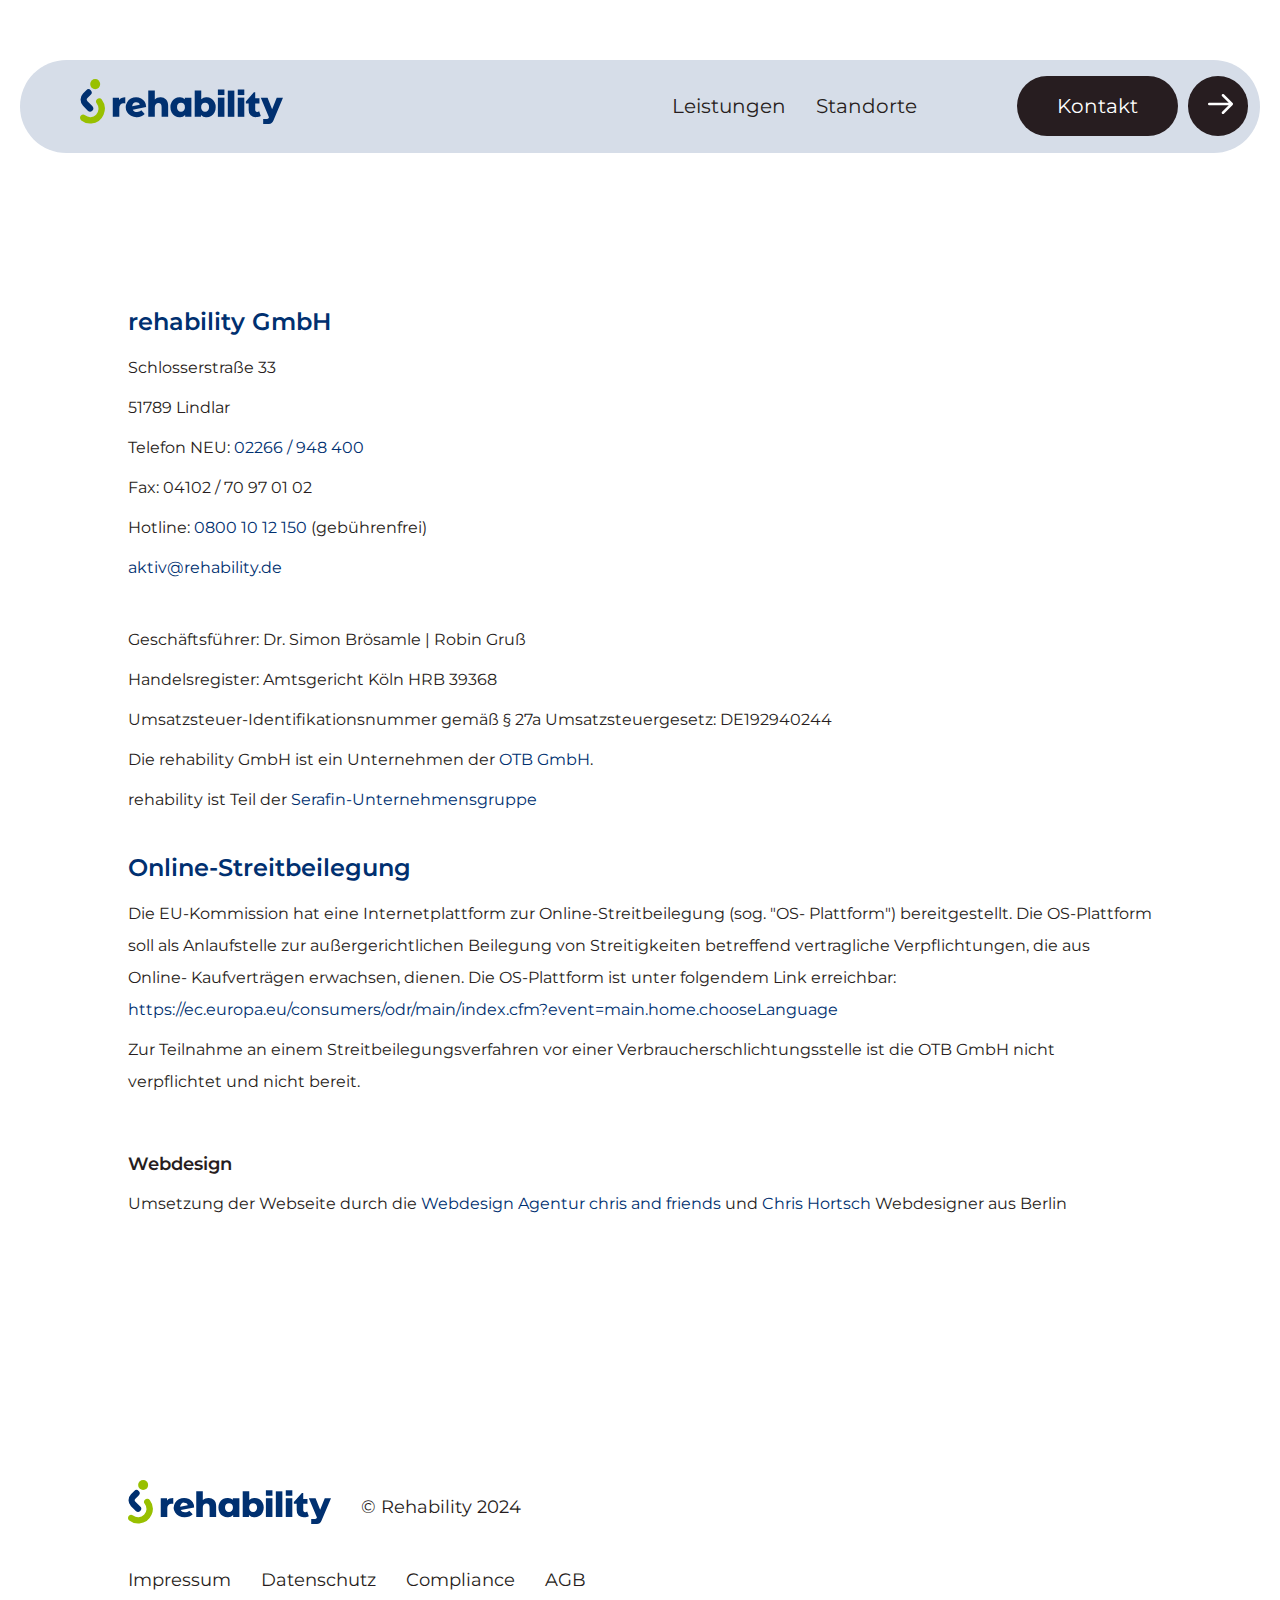
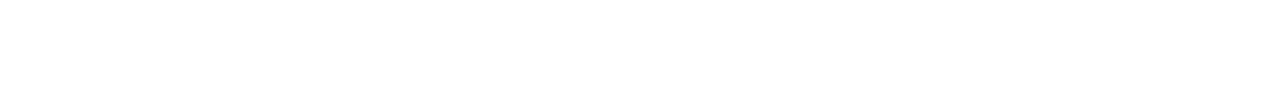
<file: impressum.html>
<!DOCTYPE html>
<html lang="en">
<head>
    <meta charset="UTF-8">
    <meta name="viewport" content="width=device-width, initial-scale=1.0">
    <link rel="stylesheet" href="sass/main.css">
    <title>rehability - Impressum</title>
    <link rel="icon" type="image/x-icon" href="assets/img/fav_rehability.png">
</head>
<body>
    <header>
        <nav class="nav">
            <div class="nav__content">
                <div class="nav__content__left">
                    <a href="/index.html"><img src="assets/img/rehability_logo.svg" alt=""></a>
                </div>
                <div class="nav__content__right">
                    <ul>
                        <li><a href="#leistungen">Leistungen</a></li>
                        <li><a href="#standorte">Standorte</a></li>
                        <li><a href="#kontakt" class="cta">Kontakt</a></li>
                    </ul>
                </div>
            </div>
        </nav>
    </header>

    <main>
        <section class="block_text">
            <div class="block_text__container">
                <div class="item">
                    <h2>rehability GmbH</h2>
                    <p>Schlosserstraße 33</p>
                    <p>51789 Lindlar</p>
                    <p>Telefon NEU: <a href="tel:02266 / 948 400">02266 / 948 400</a></p>
                    <p>Fax: 04102 / 70 97 01 02</p>
                    <p>Hotline: <a href="tel:0800 10 12 150">0800 10 12 150</a> (gebührenfrei)</p>
                    <p><a href="mailto:aktiv@rehability.de">aktiv@rehability.de</a></p>
                </div>
                <div class="item">
                    <p>Geschäftsführer: Dr. Simon Brösamle | Robin Gruß</p>
                    <p>Handelsregister: Amtsgericht Köln HRB 39368</p>
                    <p>Umsatzsteuer-Identifikationsnummer gemäß § 27a Umsatzsteuergesetz: DE192940244</p>
                    <p>Die rehability GmbH ist ein Unternehmen der <a href="https://www.otb.info/" target="_blank">OTB GmbH</a>.</p>
                    <p>rehability ist Teil der <a href="https://www.serafin-gruppe.de/" target="_blank">Serafin-Unternehmensgruppe</a></p>
                </div>
                <div class="item">
                    <h2>Online-Streitbeilegung</h2>
                    <p>Die EU-Kommission hat eine Internetplattform zur Online-Streitbeilegung (sog. &quot;OS-
                        Plattform&quot;) bereitgestellt. Die OS-Plattform soll als Anlaufstelle zur außergerichtlichen
                        Beilegung von Streitigkeiten betreffend vertragliche Verpflichtungen, die aus Online-
                        Kaufverträgen erwachsen, dienen. Die OS-Plattform ist unter folgendem Link erreichbar: <a href="https://ec.europa.eu/consumers/odr/main/index.cfm?event=main.home.chooseLanguage">https://ec.europa.eu/consumers/odr/main/index.cfm?event=main.home.chooseLanguage</a></p>
                   <p>Zur Teilnahme an einem Streitbeilegungsverfahren vor einer Verbraucherschlichtungsstelle ist
                    die OTB GmbH nicht verpflichtet und nicht bereit.</p>
                </div>
                <div class="item">
                    <h4>Webdesign</h4>
                    <p>Umsetzung der Webseite durch die <a href="chris-andfriends.de" target="_blank">Webdesign Agentur chris and friends</a> und <a href="chris-hortsch.de" target="_blank">Chris Hortsch</a> Webdesigner aus Berlin</p>
                </div>
            </div>
        </section>
    </main>

    <footer class="footer">
        <div class="footer__content">
            <div class="left">
                <a href="index.html"><img src="assets/img/rehability_logo.svg" alt=""></a>
                <p>© Rehability 2024</p>
            </div>
            <div class="right">
                <ul>
                    <li><a href="impressum.html">Impressum</a></li>
                    <li><a href="datenschutz.html">Datenschutz</a></li>
                    <li><a href="compliance.html">Compliance</a></li>
                    <li><a href="agb.html">AGB</a></li>
                </ul>
            </div>
        </div>
    </footer>
</body>
</html>
</file>
<file: sass/main.css>
@font-face {
  src: url("../../assets/fonts/Inter-Regular.ttf");
  font-family: interRegular;
}
@font-face {
  src: url("../../assets/fonts/Inter-Bold.ttf");
  font-family: interBold;
}
@font-face {
  src: url("../../assets/fonts/Montserrat-Regular.ttf");
  font-family: montseRegular;
}
@font-face {
  src: url("../../assets/fonts/Montserrat-SemiBold.ttf");
  font-family: montseSemiBold;
}
/* ---------- Colors ---------- */
/* ---------- Containers ---------- */
html {
  font-family: montseRegular;
  font-weight: 400;
  color: #271D20;
  font-size: 18px;
  line-height: 32px;
  scroll-behavior: smooth;
}

body {
  max-width: 1920px;
  overflow-x: hidden;
  margin: 0 auto;
  padding-top: 240px;
}

h1, h2 {
  color: #003070;
  font-family: interBold;
  margin: 0;
}

h1 {
  font-size: 90px;
  line-height: 114px;
}

h2 {
  font-size: 40px;
  line-height: 100%;
}

h3 {
  font-family: interRegular;
  color: #98C000;
  text-transform: uppercase;
  font-size: 20px;
  line-height: 100%;
  margin: 0;
  padding-left: 22px;
  position: relative;
}
h3::after {
  content: "";
  display: block;
  position: absolute;
  height: 12px;
  width: 12px;
  background-color: #98C000;
  border-radius: 100%;
  left: 0;
  top: calc(50% - 6px);
}

p, h4 {
  margin: 0;
}

section {
  padding: 100px 0;
}

.headline {
  display: flex;
  flex-direction: column;
  gap: 26px;
}

.nav {
  margin: 0 auto;
  z-index: 9999;
  width: 100%;
  max-width: 1640px;
  position: fixed;
  top: 60px;
  left: 50%;
  transform: translate(-50%);
}
.nav__content {
  background-color: #D6DDE8;
  border-radius: 100px;
  padding: 12px;
  display: flex;
  flex-direction: row;
  justify-content: space-between;
  align-items: center;
}
.nav__content__left {
  padding-left: 48px;
}
.nav__content__left a {
  text-decoration: none;
}
.nav__content__left a img {
  width: 100%;
  height: 100%;
}
.nav__content__right ul {
  display: flex;
  flex-direction: row;
  gap: 30px;
}
.nav__content__right ul li {
  margin: 0;
  padding: 0;
  list-style-type: none;
}
.nav__content__right ul li a {
  text-decoration: none;
  color: #271D20;
  font-size: 20px;
  transition: all 0.3s ease-in-out;
}
@media (min-width: 900px) {
  .nav__content__right ul li a:hover {
    color: #98C000;
  }
}
.nav__content__right ul .cta {
  margin-left: 70px;
  margin-right: 70px;
  padding: 18px 40px;
  color: #FFFFFF;
  background-color: #271D20;
  border-radius: 33px;
  position: relative;
  z-index: 0;
  transition: all 0.3s ease-in-out;
}
.nav__content__right ul .cta::after {
  content: "";
  position: absolute;
  display: block;
  right: -70px;
  top: 0;
  padding-left: 0.5px;
  background-color: #271D20;
  width: 60px;
  height: 60px;
  border-radius: 100%;
  z-index: -1;
  transition: all 0.3s ease-in-out;
}
.nav__content__right ul .cta:before {
  content: url("./../assets/img/arrow_white.svg");
  position: absolute;
  display: block;
  right: -55px;
  top: 15px;
  transition: all 0.3s ease-in-out;
}
@media (min-width: 900px) {
  .nav__content__right ul .cta:hover {
    padding: 18px 115px 18px 40px;
    margin-right: 0;
    color: #FFFFFF;
    margin-left: 65px;
  }
  .nav__content__right ul .cta:hover::after {
    width: 65px;
    padding-left: 20px;
    right: 0;
  }
  .nav__content__right ul .cta:hover::before {
    right: 20px;
  }
}

.img_text_big__content {
  width: 1640px;
  margin: 0 auto;
  position: relative;
}
@media (max-width: 1600px) {
  .img_text_big__content {
    width: 80%;
  }
}
@media (max-width: 1100px) {
  .img_text_big__content {
    width: 90%;
  }
}
.img_text_big__content .columns {
  display: grid;
  grid-template-columns: repeat(12, 1fr);
  z-index: 0;
}
.img_text_big__content .columns__left {
  grid-column-start: 2;
  grid-column-end: 8;
  grid-row: 1;
  display: flex;
  flex-direction: column;
  gap: 30px;
}
.img_text_big__content .columns__left__paragraphs {
  width: 75%;
  display: flex;
  flex-direction: column;
  gap: 20px;
}
.img_text_big__content .columns__right {
  grid-column-start: 7;
  grid-column-end: 13;
  grid-row: 1;
  z-index: -1;
}
.img_text_big__content .columns__right img {
  width: 100%;
  height: 560px;
  object-fit: cover;
  object-position: center;
  border-radius: 18px;
}
.img_text_big__content .bottom {
  padding-top: 100px;
  display: grid;
  grid-template-columns: repeat(12, 1fr);
}
.img_text_big__content .bottom .left {
  grid-column-start: 2;
  grid-column-end: 6;
  grid-row: 1;
  font-family: interBold;
  font-weight: 700;
  font-style: normal;
  font-size: 24px;
  color: #003070;
}
.img_text_big__content .bottom .right {
  grid-column-start: 7;
  grid-column-end: 12;
  grid-row: 1;
}

.icons_list__content {
  width: 1364px;
  margin: 0 auto;
  position: relative;
  padding: 100px 5%;
  background-color: #EDF0F4;
  border-radius: 18px;
  display: flex;
  flex-direction: column;
  gap: 60px;
}
@media (max-width: 1600px) {
  .icons_list__content {
    width: 80%;
  }
}
@media (max-width: 1100px) {
  .icons_list__content {
    width: 90%;
  }
}
.icons_list__content .icons {
  display: grid;
  grid-template-columns: repeat(3, 1fr);
  gap: 60px 85px;
}
.icons_list__content .icons__item {
  display: grid;
  grid-template-columns: 59px auto;
  gap: 30px;
  align-items: flex-start;
}
.icons_list__content .icons__item .left {
  background-color: #003070;
  height: 59px;
  width: 59px;
  border-radius: 4px;
  position: relative;
  padding: 5px;
  display: flex;
  flex-direction: column;
  align-items: center;
  justify-content: center;
}
.icons_list__content .icons__item .left img {
  width: 100%;
  height: 100%;
  max-height: 45px;
  object-fit: contain;
  object-position: center;
}
.icons_list__content .icons__item .right {
  display: flex;
  flex-direction: column;
  gap: 12px;
}
.icons_list__content .icons__item .right p:first-of-type {
  font-family: montseSemiBold;
  font-weight: 600;
  font-style: normal;
  font-size: 24px;
}

.pin_cards__content {
  width: 1364px;
  margin: 0 auto;
  position: relative;
  display: flex;
  flex-direction: column;
  gap: 60px;
}
@media (max-width: 1600px) {
  .pin_cards__content {
    width: 80%;
  }
}
@media (max-width: 1100px) {
  .pin_cards__content {
    width: 90%;
  }
}
.pin_cards__content .cards {
  display: grid;
  grid-template-columns: repeat(3, 1fr);
  gap: 30px;
}
.pin_cards__content .cards__item {
  background-color: #EDF0F4;
  padding: 50px 36px 50px 74px;
  border-radius: 18px;
  display: flex;
  flex-direction: column;
  gap: 24px;
}
.pin_cards__content .cards__item h4 {
  color: #98C000;
  font-size: 24px;
  font-family: montseSemiBold;
  font-weight: 600;
  font-style: normal;
  position: relative;
}
.pin_cards__content .cards__item h4::after {
  content: url("./../assets/img/pin.svg");
  position: absolute;
  display: block;
  top: 0;
  left: -40px;
}
.pin_cards__content .cards__item ul {
  padding: 0;
  margin: 0;
}
.pin_cards__content .cards__item ul li {
  list-style-type: none;
  margin: 0;
  padding: 0;
  font-size: 18px;
}
.pin_cards__content .cards__item ul li a {
  color: #271D20;
  font-size: 18px;
  text-decoration: none;
}
.pin_cards__content .cards__item ul.bold li {
  font-family: montseSemiBold;
  font-weight: 600;
  font-style: normal;
}

.img_text_small__content {
  width: 1364px;
  margin: 0 auto;
  position: relative;
  display: grid;
  grid-template-columns: repeat(2, 1fr);
  gap: 60px;
  align-items: center;
}
@media (max-width: 1600px) {
  .img_text_small__content {
    width: 80%;
  }
}
@media (max-width: 1100px) {
  .img_text_small__content {
    width: 90%;
  }
}
.img_text_small__content .left img {
  width: 100%;
  height: 450px;
  border-radius: 18px;
}
.img_text_small__content .right {
  display: flex;
  flex-direction: column;
  gap: 30px;
}
.img_text_small__content .right .paragraphs {
  display: flex;
  flex-direction: column;
  gap: 20px;
}

.phone__content {
  width: 1364px;
  margin: 0 auto;
  position: relative;
  display: grid;
  grid-template-columns: 1.5fr 4fr;
  gap: 200px;
}
@media (max-width: 1600px) {
  .phone__content {
    width: 80%;
  }
}
@media (max-width: 1100px) {
  .phone__content {
    width: 90%;
  }
}
.phone__content .right {
  background-color: #EDF0F4;
  width: 100%;
  border-radius: 18px;
  display: flex;
  flex-direction: column;
  align-items: center;
  justify-content: center;
}
.phone__content .right a {
  width: fit-content;
  padding: 50px 0;
  display: block;
  font-size: 24px;
  color: #271D20;
  text-decoration: none;
  position: relative;
}
.phone__content .right a::after {
  content: url("./../assets/img/phone.svg");
  display: block;
  position: absolute;
  left: -50px;
  top: 50px;
}

.footer__content {
  width: 1364px;
  margin: 0 auto;
  position: relative;
  display: flex;
  flex-direction: column;
  justify-content: flex-start;
  align-items: flex-start;
  padding: 100px 0;
  gap: 40px;
}
@media (max-width: 1600px) {
  .footer__content {
    width: 80%;
  }
}
@media (max-width: 1100px) {
  .footer__content {
    width: 90%;
  }
}
.footer__content .left {
  display: flex;
  flex-direction: row;
  align-items: center;
  gap: 30px;
  flex-wrap: wrap;
}
.footer__content .left a {
  text-decoration: none;
  color: #003070;
}
.footer__content .right ul {
  display: flex;
  flex-direction: row;
  align-items: center;
  gap: 30px;
  margin: 0;
  padding: 0;
  flex-wrap: wrap;
}
.footer__content .right ul li {
  list-style-type: none;
}
.footer__content .right ul li a {
  text-decoration: none;
  color: #271D20;
  transition: all 0.3 ease-in-out;
}
.footer__content .right ul li a:hover {
  color: #98C000;
}

.block_text__container {
  padding: 80px 0;
  width: 1364px;
  margin: 0 auto;
  position: relative;
  display: flex;
  flex-direction: column;
  gap: 40px;
}
@media (max-width: 1600px) {
  .block_text__container {
    width: 80%;
  }
}
@media (max-width: 1100px) {
  .block_text__container {
    width: 90%;
  }
}
.block_text__container a {
  text-decoration: none;
  color: #003070;
  transition: all 0.3s ease-in-out;
}
.block_text__container a:hover {
  color: #98C000;
}
.block_text__container h2 {
  margin: 0;
  font-size: 24px;
  font-family: montseSemiBold;
  font-weight: 600;
  font-style: normal;
  margin-bottom: 10px;
}
.block_text__container h4 {
  font-family: montseSemiBold;
  font-weight: 600;
  font-style: normal;
  margin-top: 10px;
}
.block_text__container p {
  margin: 0;
  font-size: 16px;
}
.block_text__container .item {
  display: flex;
  flex-direction: column;
  gap: 8px;
}
.block_text__container table th {
  text-align: left;
  font-family: montseSemiBold;
  font-weight: 600;
  font-style: normal;
  padding: 10px;
}
.block_text__container table td {
  border-bottom: 1px solid #271D20;
  padding: 10px;
}

@media (max-width: 1700px) {
  .nav__content {
    width: 95%;
    margin: 0 auto;
  }
  .icons_list__content {
    padding: 100px 80px;
  }
}
@media (max-width: 1600px) {
  .icons_list__content .icons {
    gap: 60px 60px;
  }
  .img_text_big__content .columns__right img {
    height: 450px;
  }
  .img_text_small__content .left img {
    height: 400px;
  }
}
@media (max-width: 1500px) {
  .icons_list__content .icons {
    grid-template-columns: repeat(2, 1fr);
    gap: 40px;
  }
  h1 {
    font-size: 80px;
    line-height: 90px;
  }
  body {
    padding-top: 150px;
  }
  .img_text_big__content .columns__left {
    grid-column-start: 1;
    grid-column-end: 9;
  }
  .img_text_big__content .columns__right img,
  .img_text_small__content .left img {
    height: 400px;
  }
  .img_text_big__content .bottom .left {
    grid-column-start: 1;
  }
  .img_text_big__content .columns__left__paragraphs {
    width: 70%;
  }
  .phone__content {
    grid-template-columns: 2fr 4fr;
    gap: 60px;
  }
  h2 {
    font-size: 30px;
    line-height: 100%;
  }
  .icons_list__content .icons__item .right p:first-of-type {
    font-size: 20px;
  }
  .icons_list__content .icons__item .right {
    gap: 2px;
  }
  .icons_list__content .icons__item .left {
    height: 45px;
    width: 45px;
  }
  .icons_list__content .icons__item {
    grid-template-columns: 45px auto;
    gap: 25px;
  }
  section {
    padding: 80px 0;
  }
  .icons_list__content .icons__item .left img {
    max-height: 35px;
  }
}
@media (max-width: 1400px) {
  .pin_cards__content .cards {
    grid-template-columns: repeat(2, 1fr);
  }
  .footer__content {
    gap: 30px;
    flex-direction: column;
    align-items: flex-start;
  }
}
@media (max-width: 1100px) {
  .img_text_big__content .columns__right img, .img_text_small__content .left img {
    height: 350px;
  }
  .img_text_small__content {
    align-items: start;
  }
  .icons_list__content {
    width: 80%;
  }
  .icons_list__content {
    padding: 70px 5%;
  }
  .footer__content .left {
    display: flex;
    flex-direction: column;
    align-items: flex-start;
    gap: 30px;
  }
}
@media (max-width: 900px) {
  .nav__content__right ul li a {
    display: none;
  }
  .nav__content__right ul li a.cta {
    display: block;
  }
  .pin_cards__content .cards {
    grid-template-columns: repeat(1, 1fr);
  }
  .img_text_big__content .columns {
    grid-template-columns: 1fr;
    gap: 60px;
  }
  .img_text_big__content .columns__left,
  .img_text_big__content .columns__right {
    grid-column-start: unset;
    grid-column-end: unset;
  }
  .img_text_big__content .columns__left {
    grid-row: 2;
  }
  .img_text_big__content .columns__left__paragraphs {
    width: 100%;
  }
  .img_text_big__content .bottom {
    padding-top: 80px;
    grid-template-columns: 1fr;
    gap: 20px;
  }
  .img_text_big__content .bottom .left,
  .img_text_big__content .bottom .right {
    grid-column-start: unset;
    grid-column-end: unset;
    grid-row: unset;
  }
  section {
    padding: 60px 0;
  }
  .icons_list__content .icons {
    grid-template-columns: repeat(1, 1fr);
  }
  .img_text_small__content {
    grid-template-columns: repeat(1, 1fr);
  }
  .img_text_big__content .columns__right img, .img_text_small__content .left img {
    height: 400px;
  }
  .phone__content {
    grid-template-columns: 1fr;
    gap: 40px;
  }
}
@media (max-width: 600px) {
  .nav__content__right ul {
    gap: 0;
    padding: 0;
    margin: 0;
  }
  .nav__content__left {
    padding-left: 12px;
  }
  .nav__content {
    width: 90%;
  }
  .img_text_big__content .columns__right img, .img_text_small__content .left img {
    height: 350px;
  }
  h1 {
    font-size: 60px;
    line-height: 70px;
  }
  .phone__content .right a {
    font-size: 18px;
  }
}
@media (max-width: 500px) {
  .nav__content__right ul li a {
    font-size: 18px;
  }
  .nav__content__right ul .cta {
    margin-left: 20px;
    padding: 18px 30px;
  }
  .nav {
    top: 30px;
  }
  body {
    padding-top: 100px;
  }
  .img_text_big__content .columns__right img,
  .img_text_small__content .left img {
    height: 260px;
  }
  h1 {
    font-size: 50px;
    line-height: 60px;
  }
  .phone__content .right a {
    width: 80%;
    margin-left: 80px;
  }
  .footer__content .left {
    flex-direction: column;
    align-items: flex-start;
  }
}
@media (max-width: 410px) {
  .pin_cards__content .cards__item {
    padding: 50px 5% 50px 15%;
  }
  .icons_list__content .icons__item {
    grid-template-columns: 1fr;
  }
  .img_text_big__content .columns__right img, .img_text_small__content .left img {
    height: 240px;
  }
}

/*# sourceMappingURL=main.css.map */
</file>
